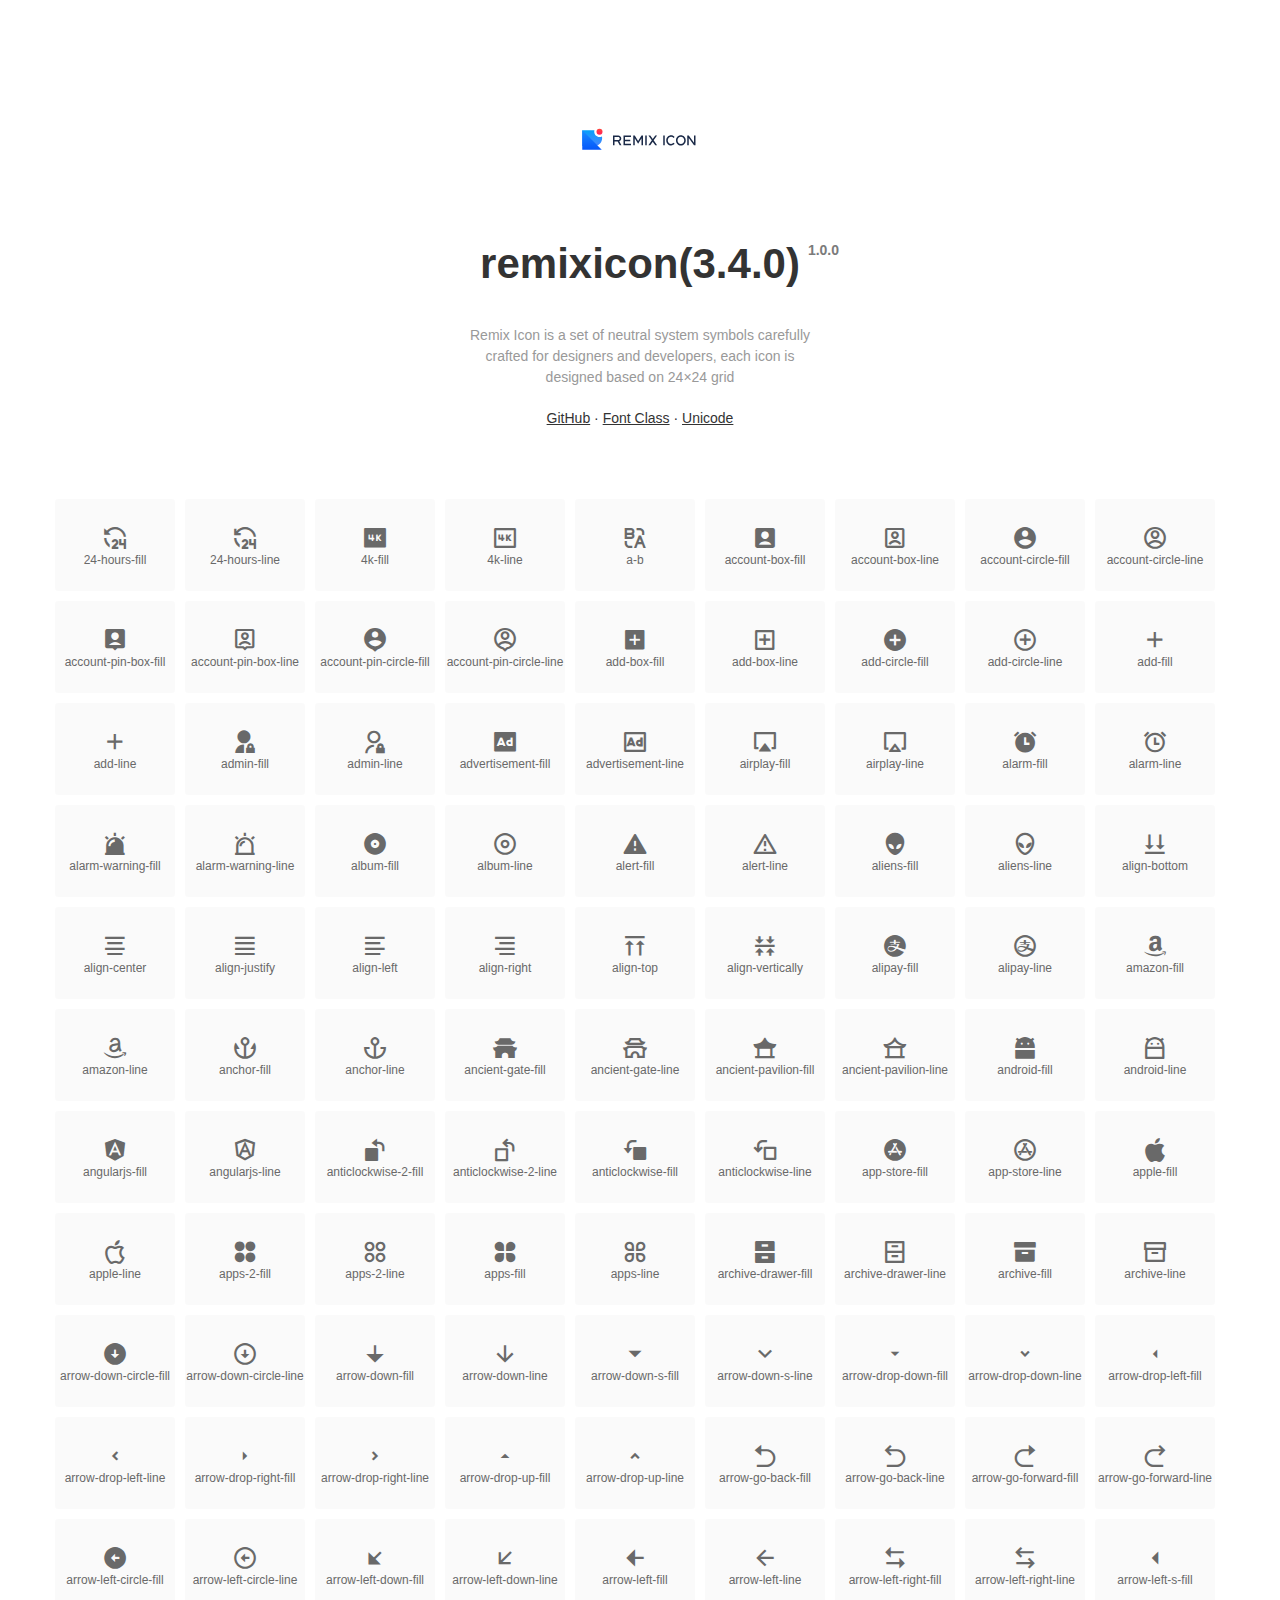
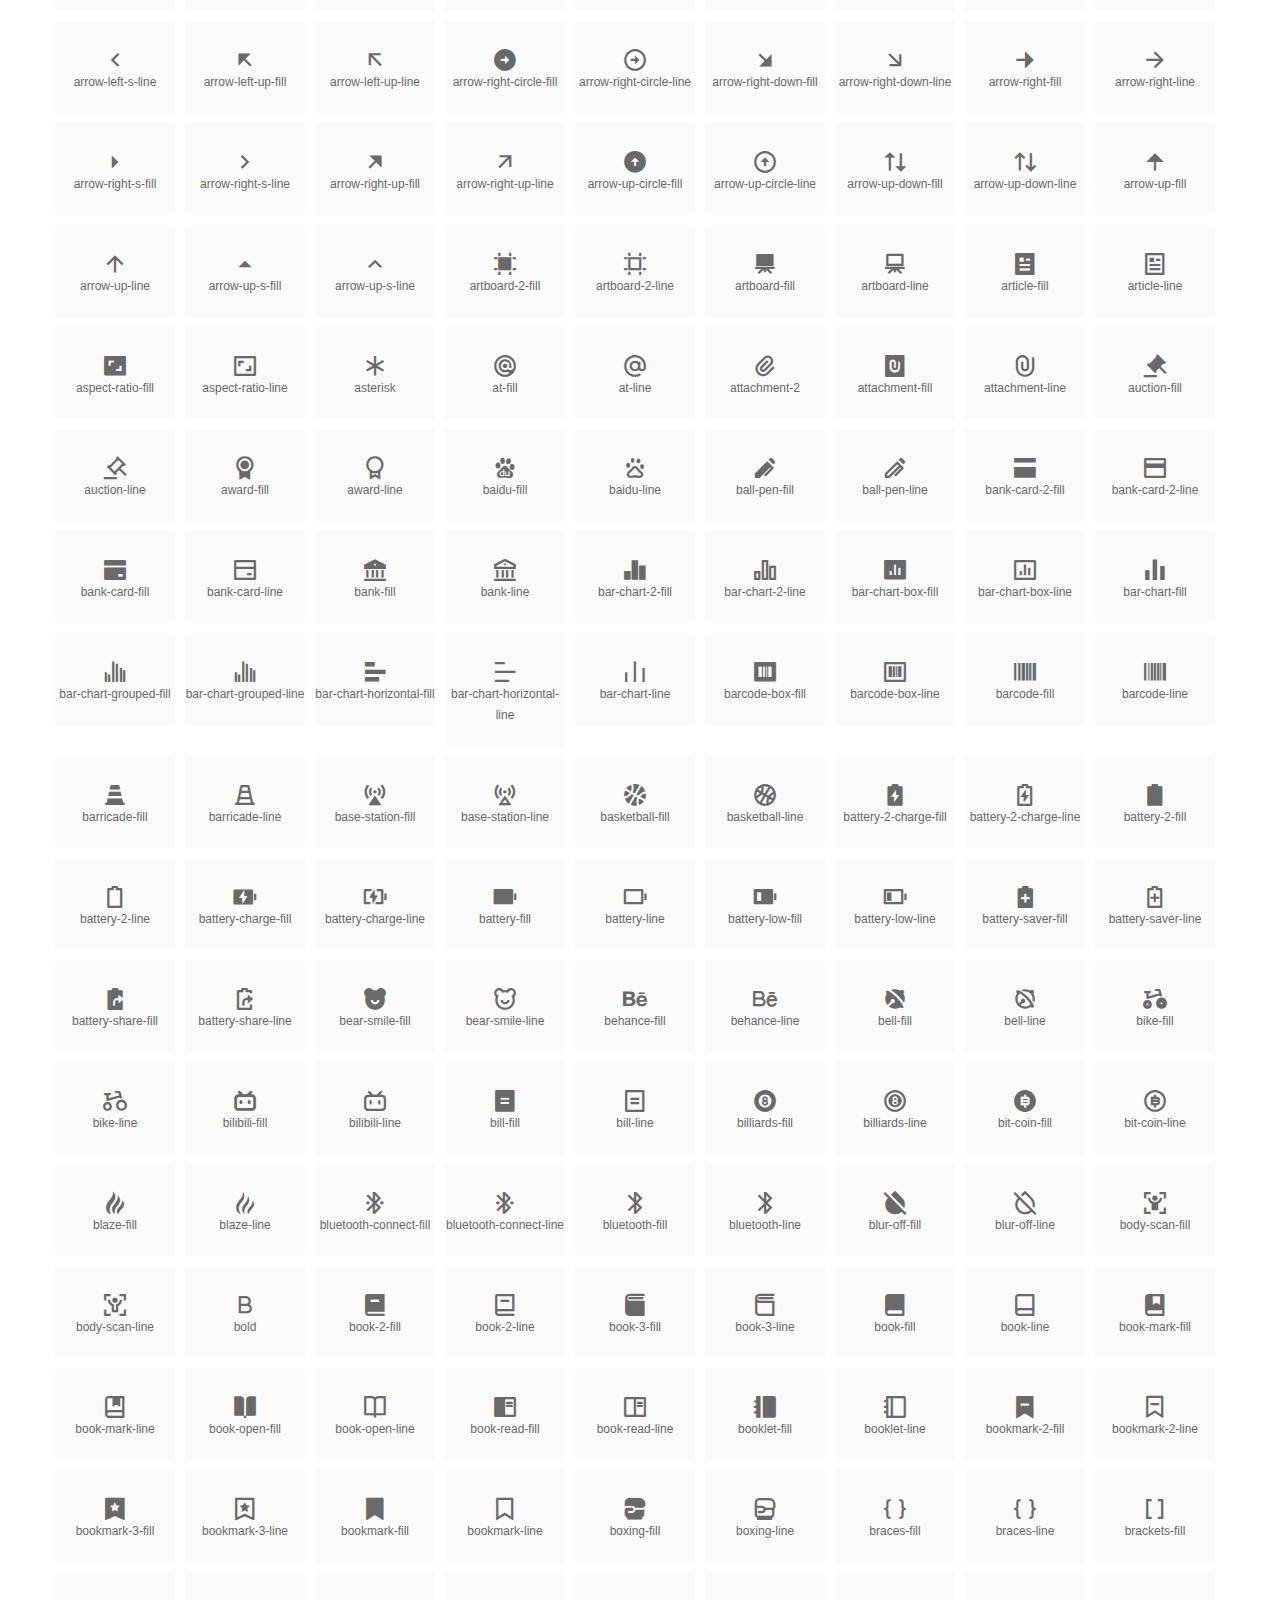
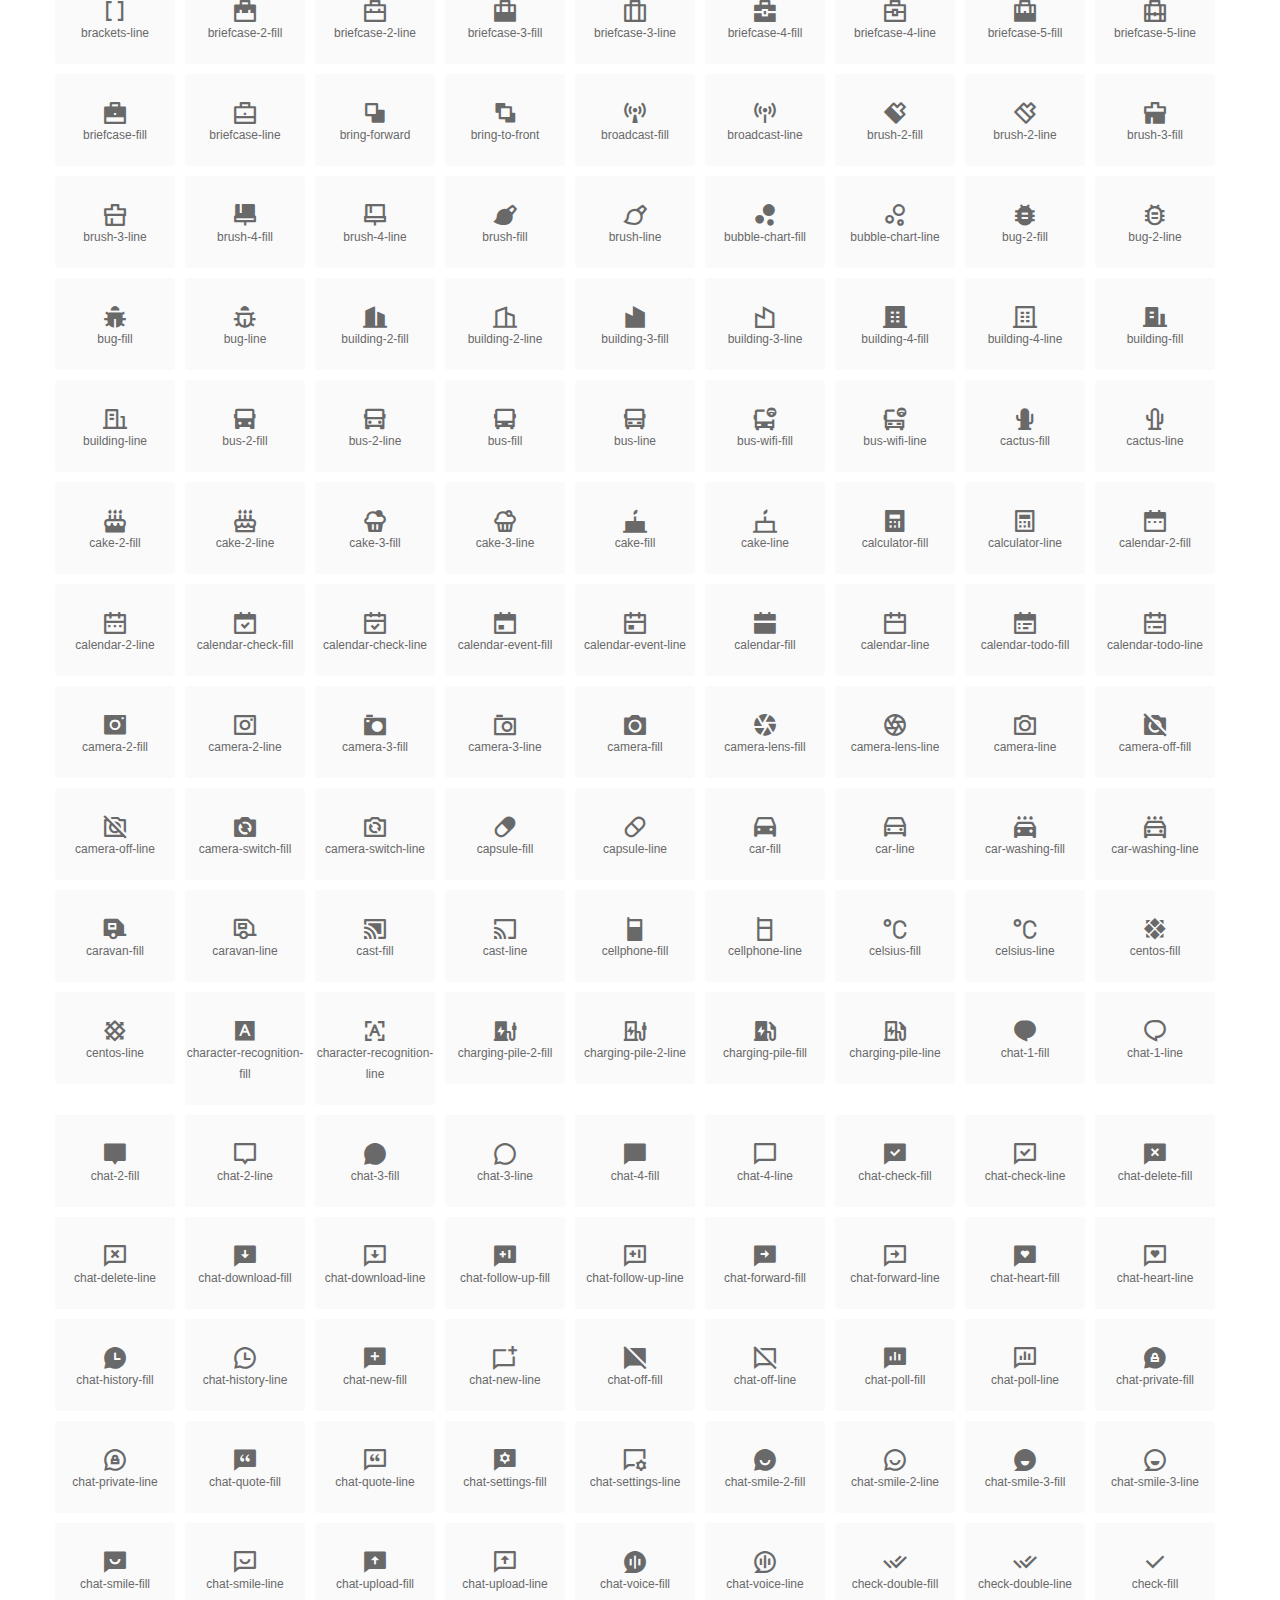
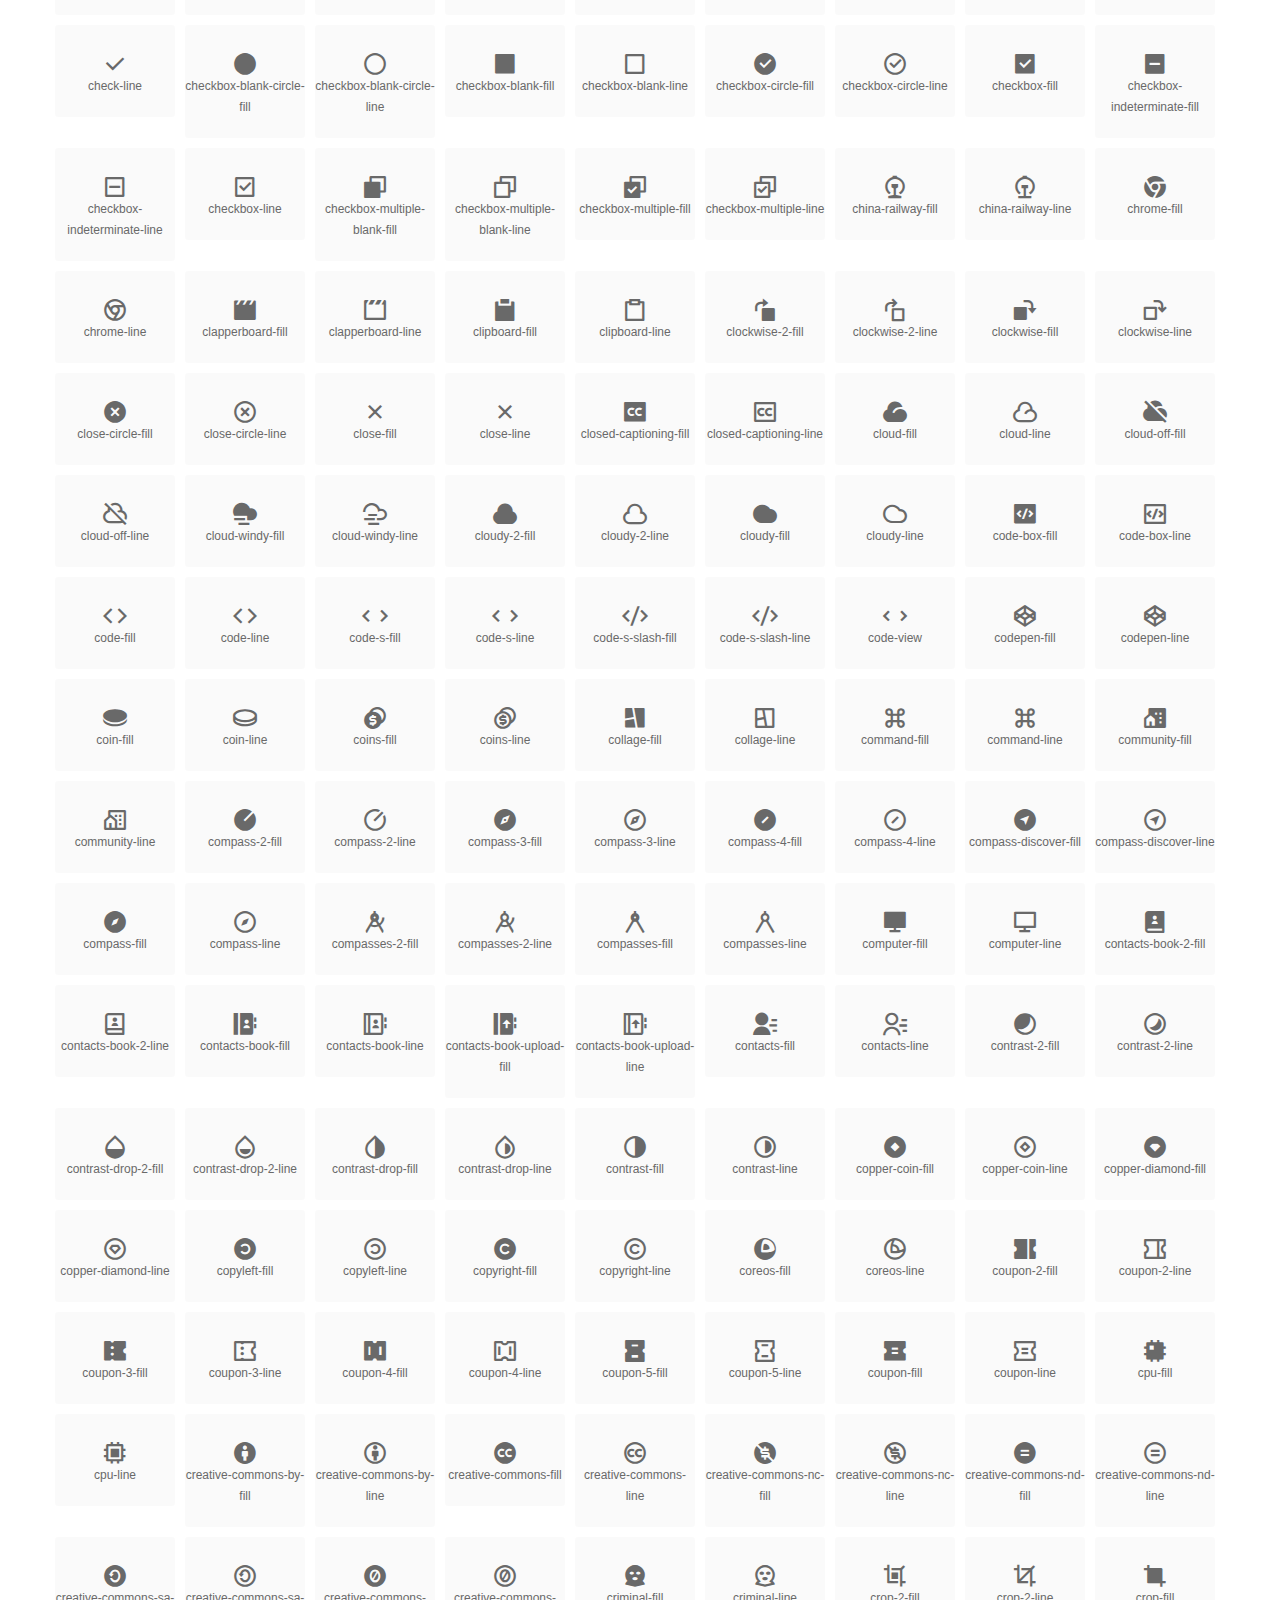
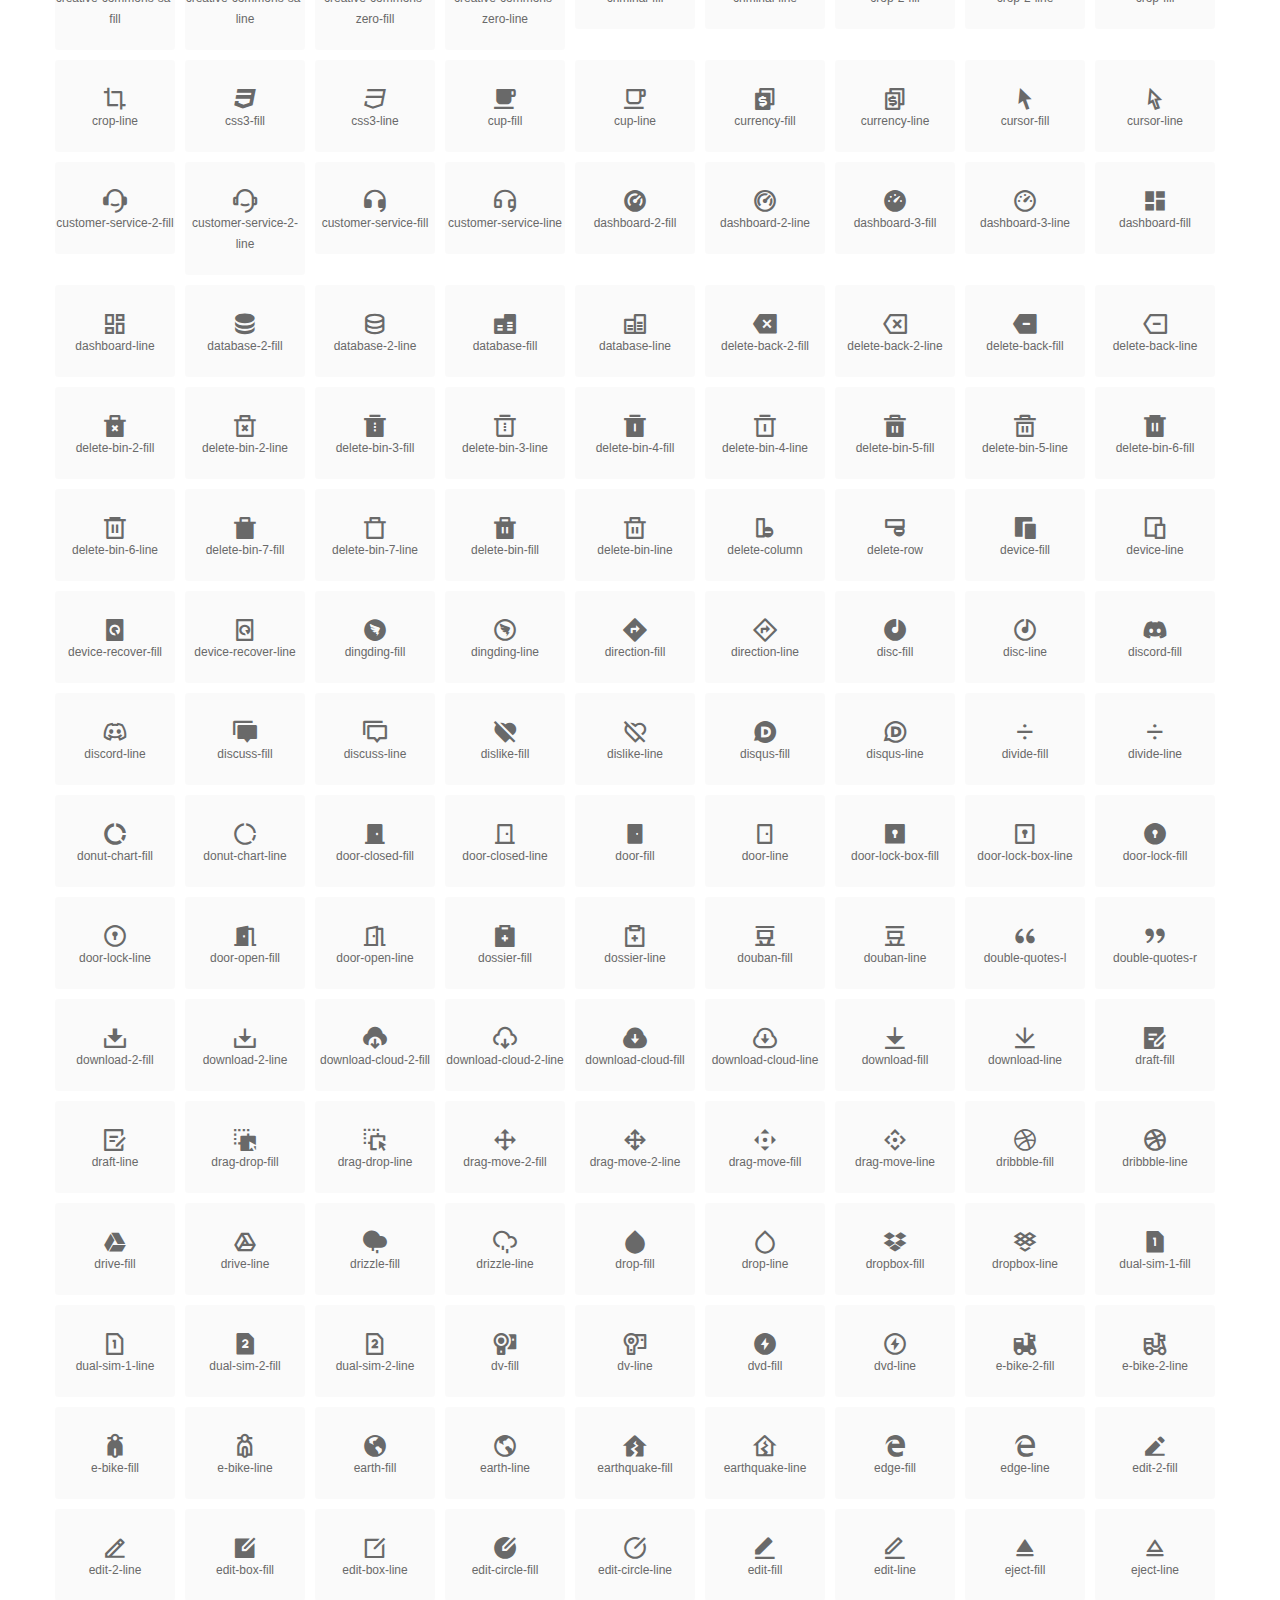
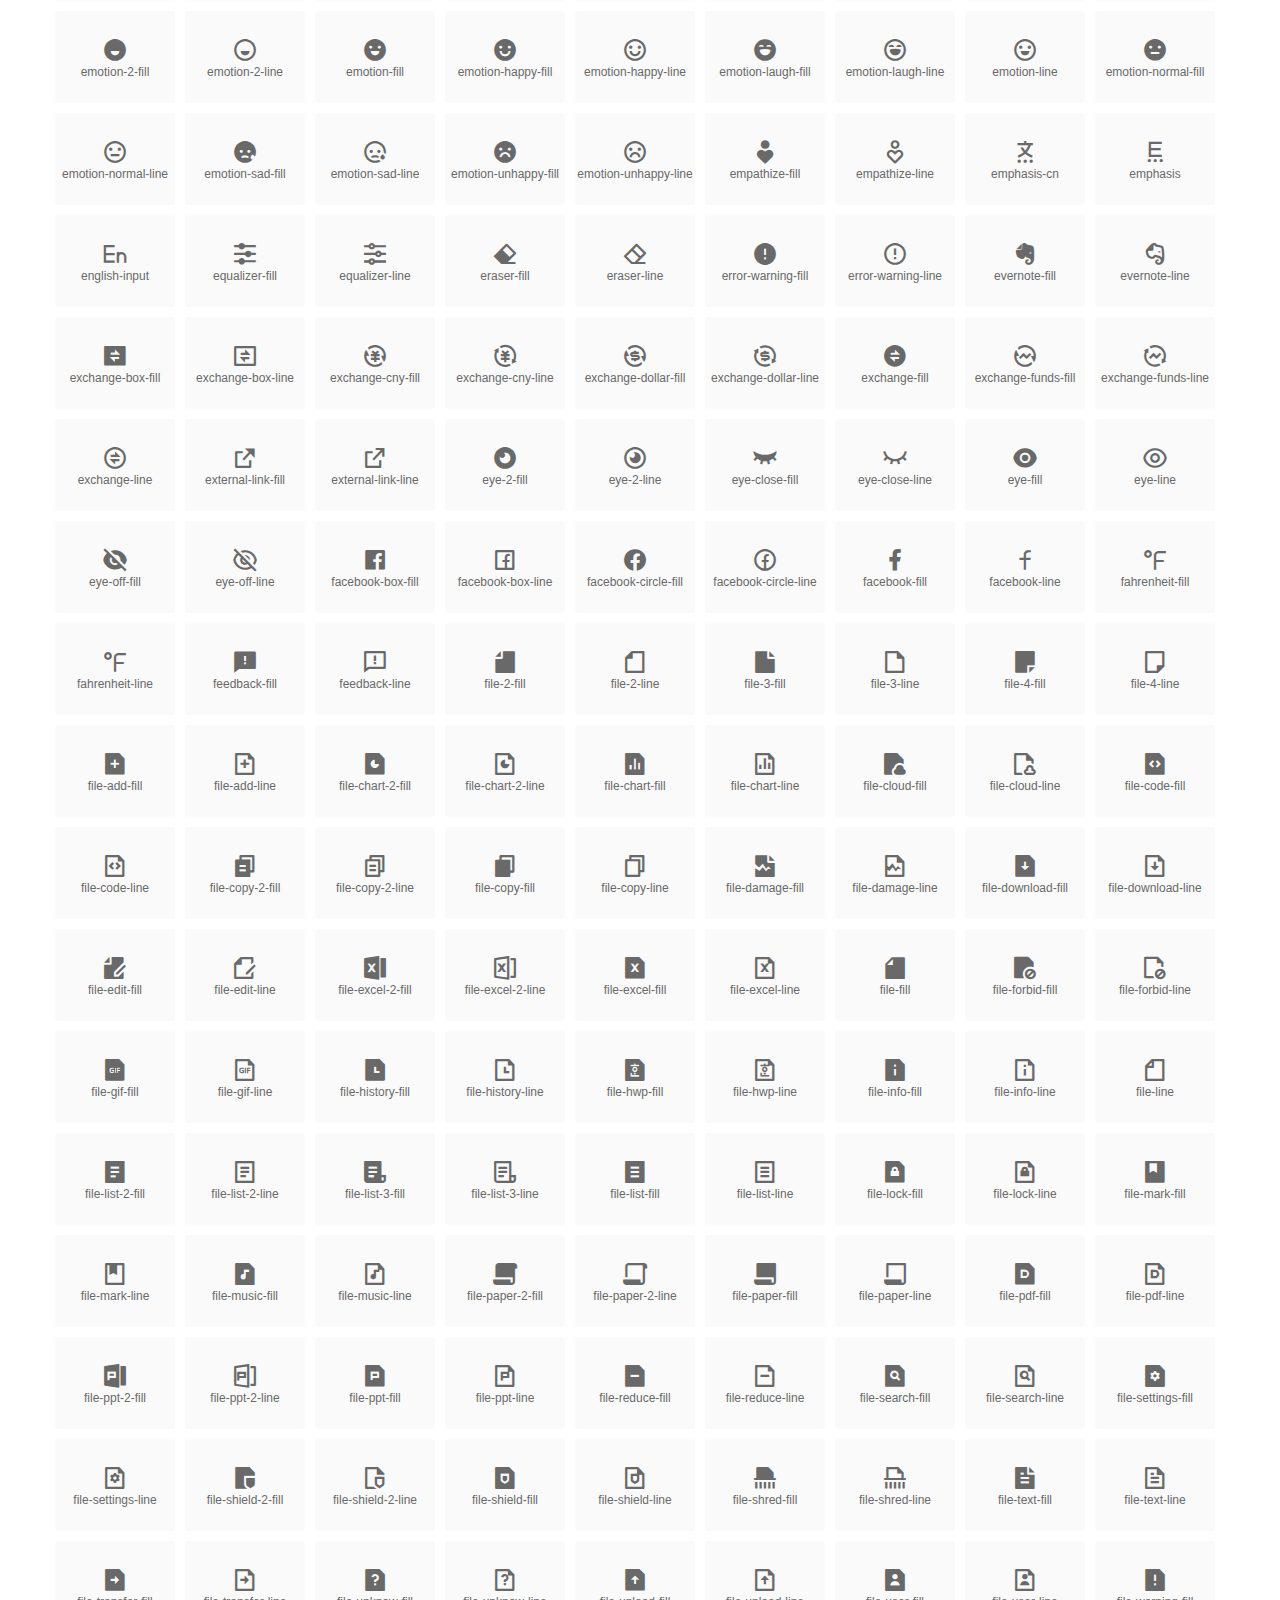
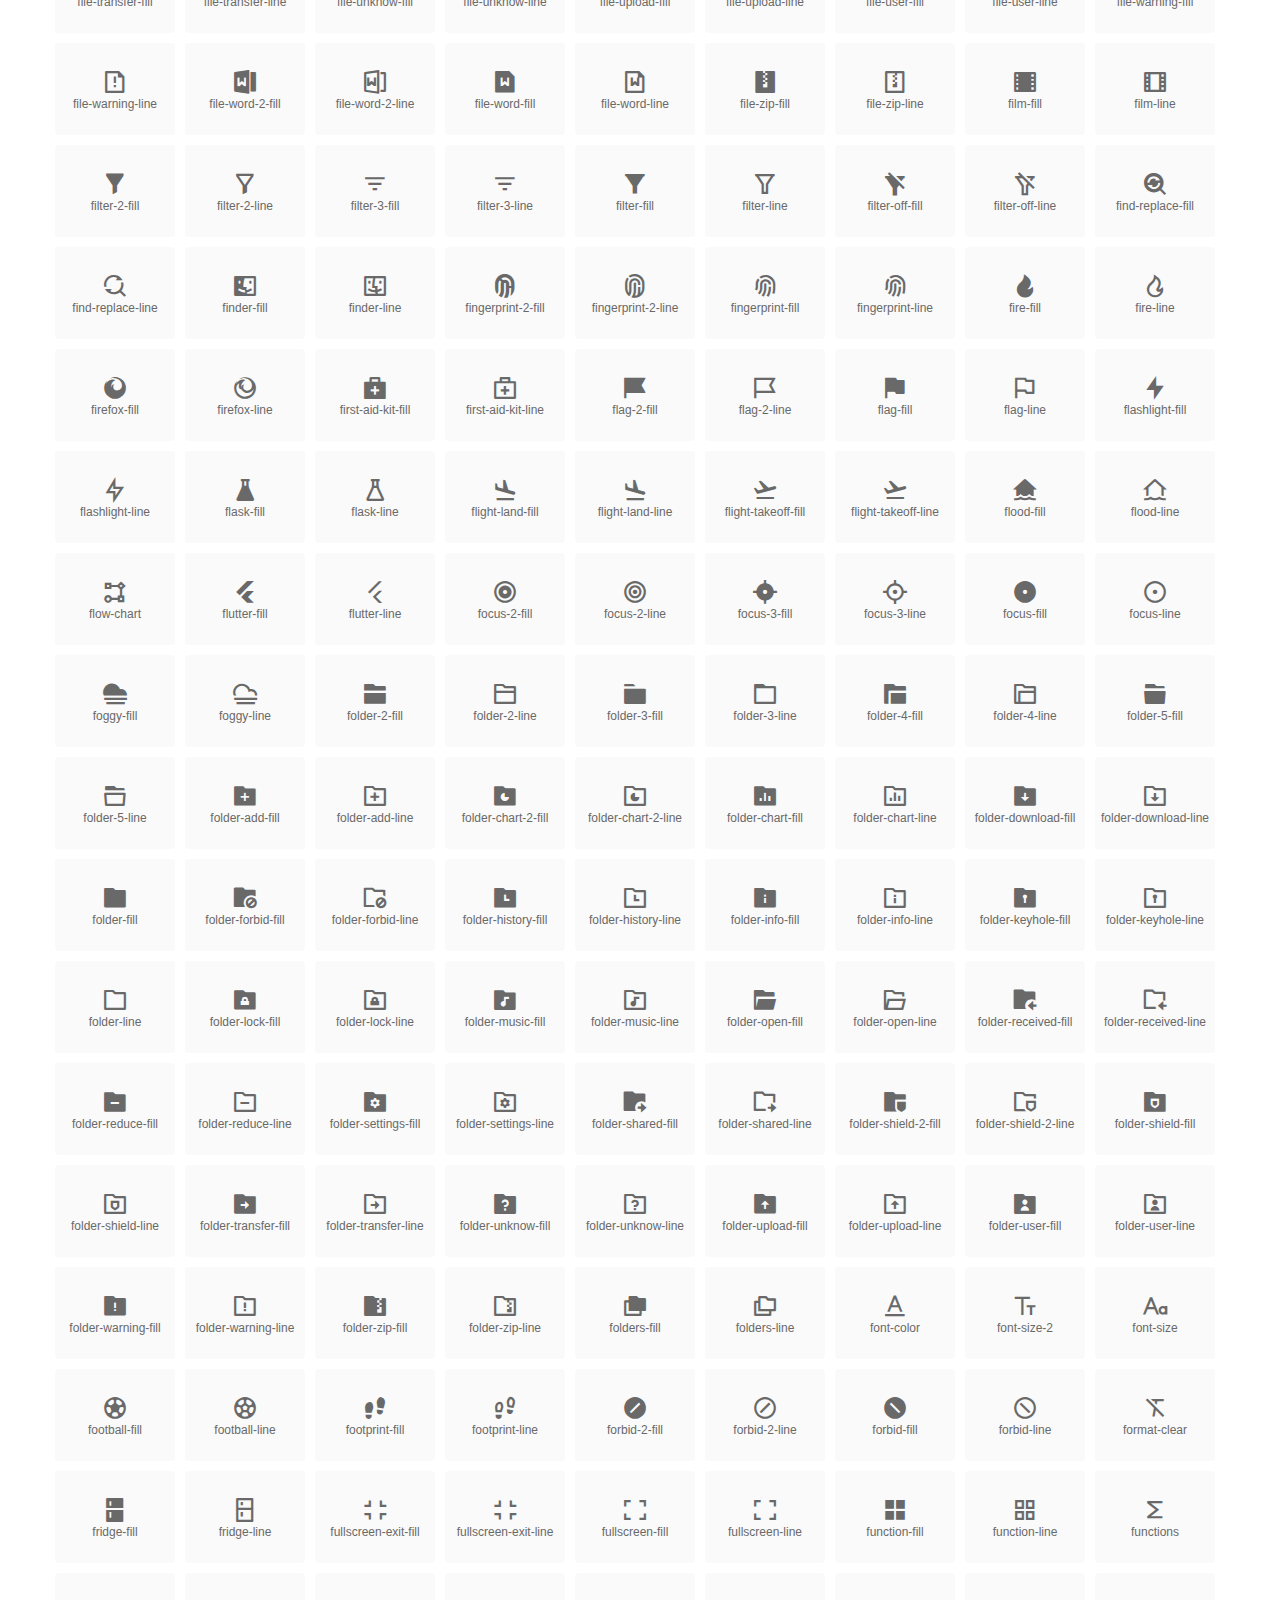
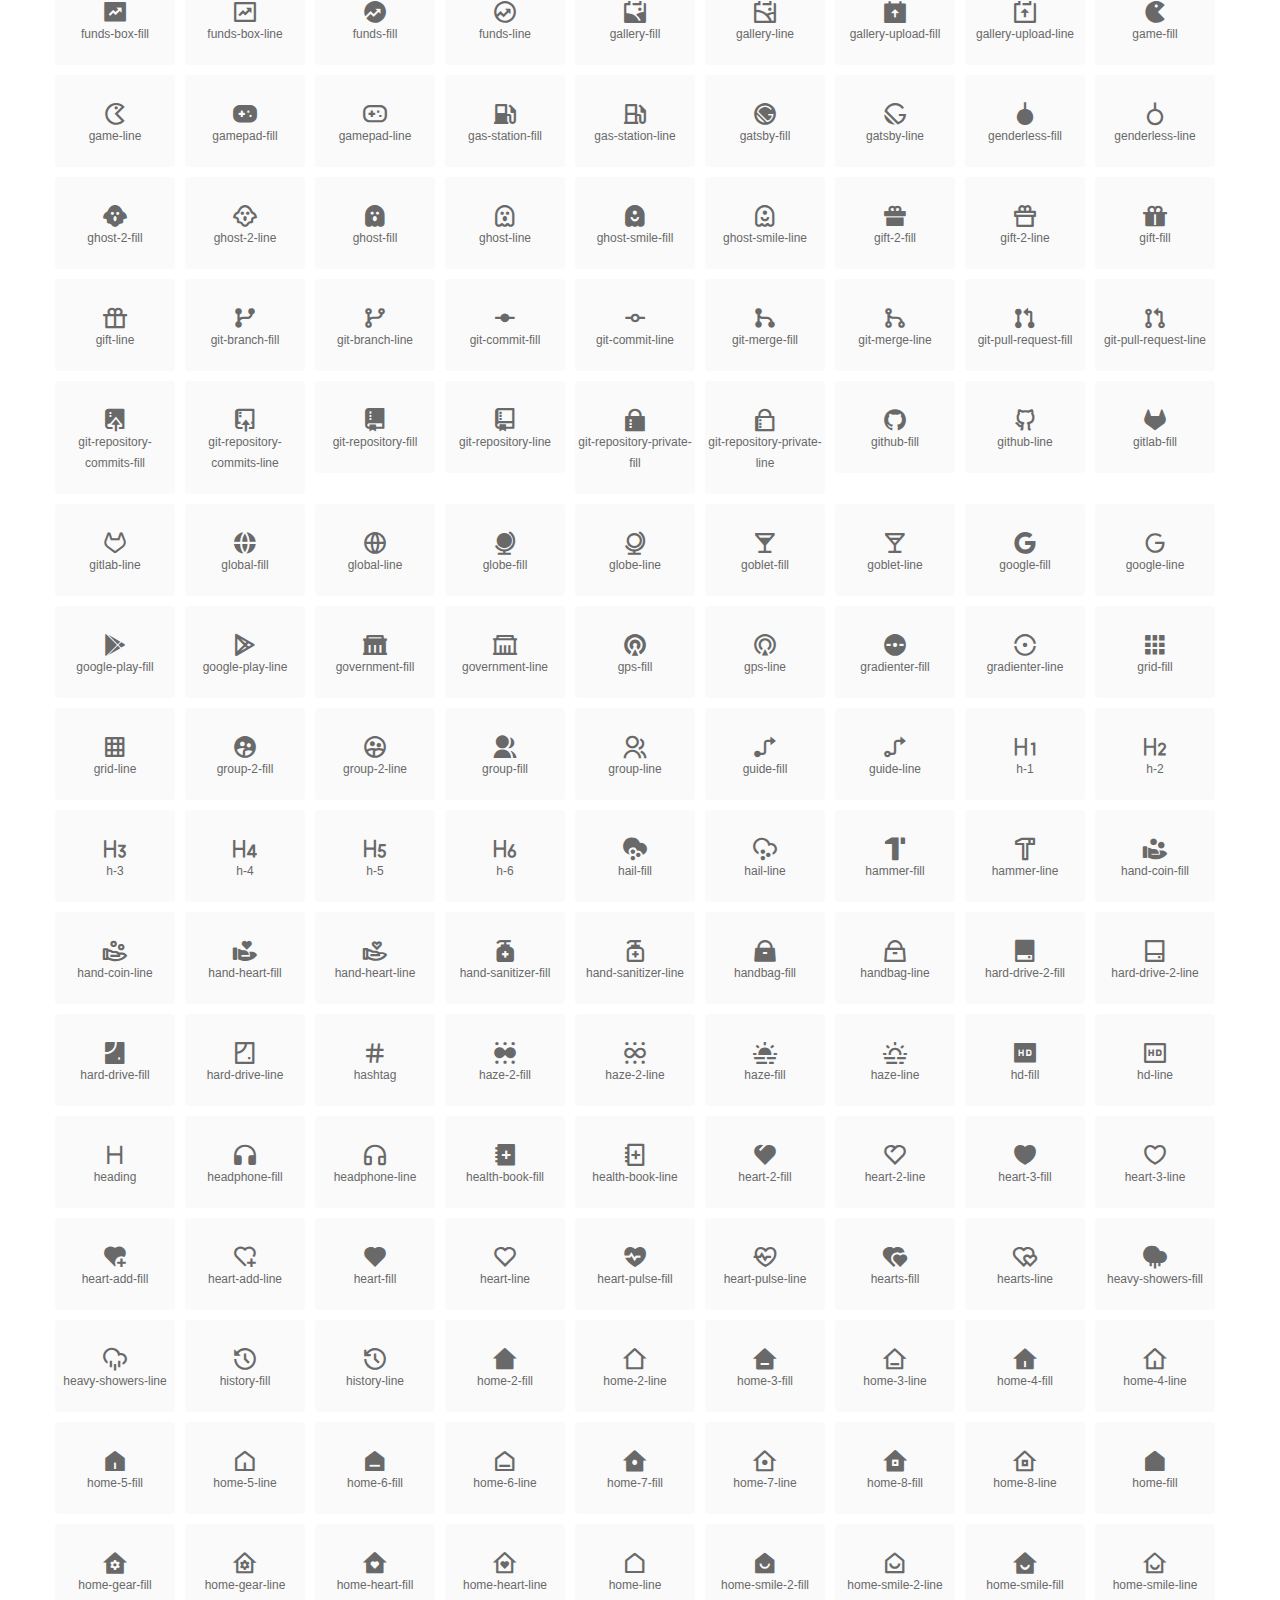
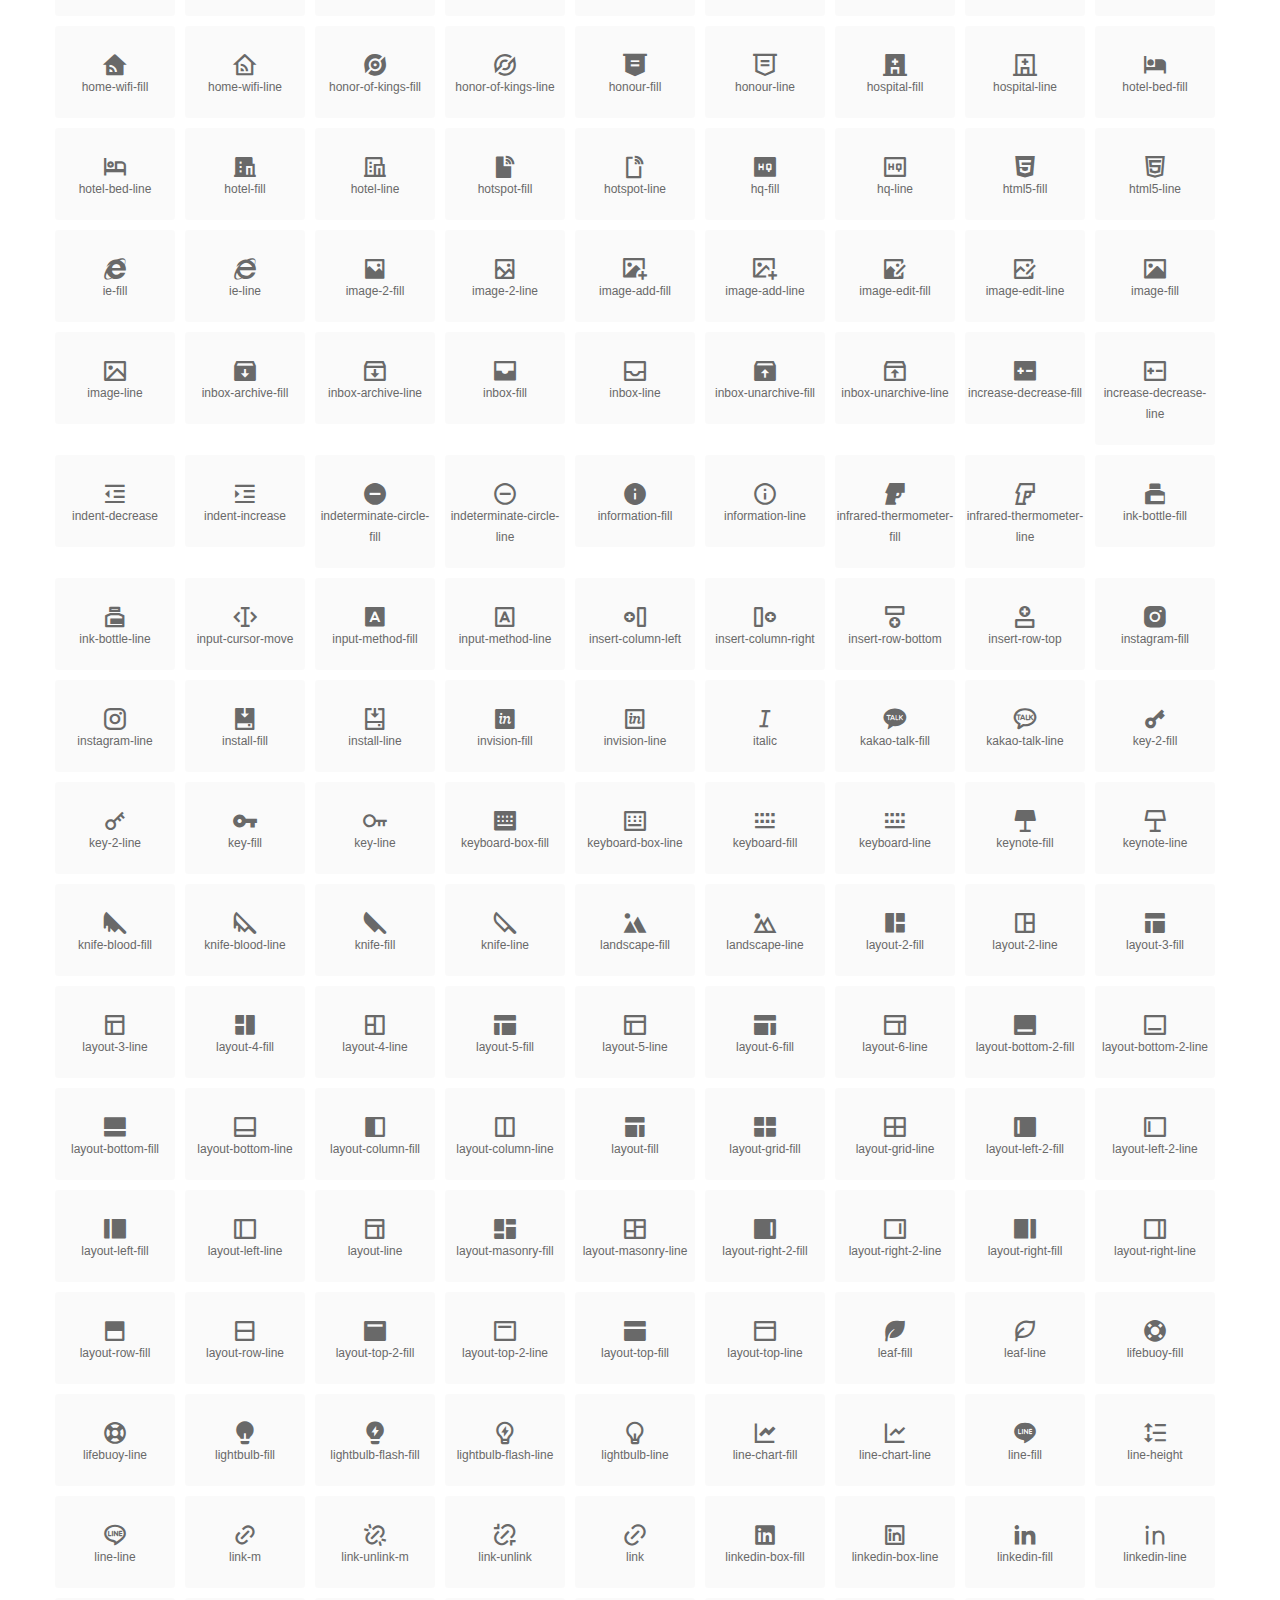
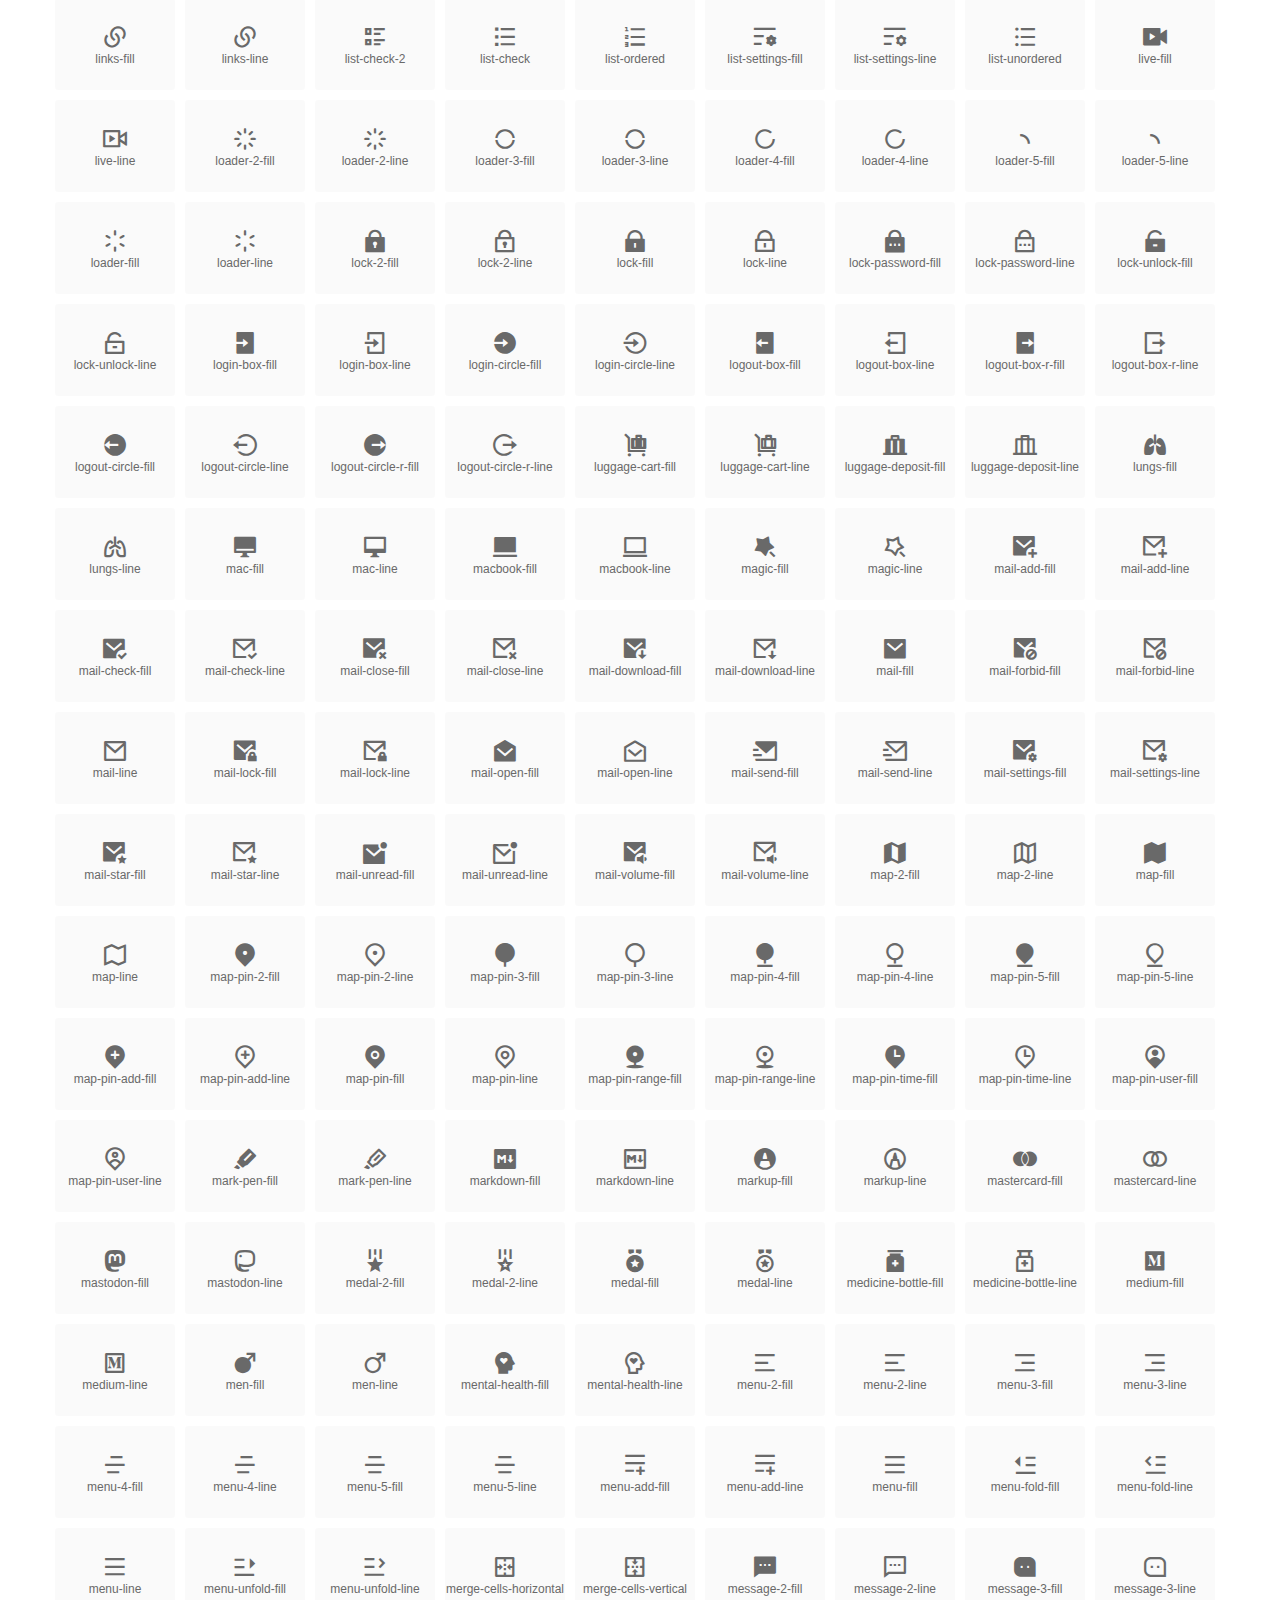
<file: css/fonts/index.html>
<!DOCTYPE html>
<html lang="en">
<head>
  <meta charset="UTF-8">
  <title>remixicon(3.4.0)</title>
  <meta name="viewport" content="width=device-width,minimum-scale=1.0,maximum-scale=1.0,user-scalable=no">
   
  <meta name="description" content="Remix Icon is a set of neutral system symbols carefully crafted for designers and developers, each icon is designed based on 24×24 grid">
   
  <meta name="keywords" content="remixicon,TTF,EOT,WOFF,WOFF2,SVG">
  
  
  
  <link rel="stylesheet" href="remixicon.css" />
  
  <style>
    *{margin: 0;padding: 0;list-style: none;}
    body { color: #696969; font: 12px/1.5 tahoma, arial, \5b8b\4f53, sans-serif; }
    a { color: #333; text-decoration: underline; }
    a:hover { color: rgb(9, 73, 209); }
    .header { color: #333; text-align: center; padding: 80px 0 60px 0; min-height: 153px; font-size: 14px; }
    .header .logo svg { height: 120px; width: 120px; }
    .header h1 { font-size: 42px; padding: 26px 0 10px 0; }
    .header sup {font-size: 14px; margin: 8px 0 0 8px; position: absolute; color: #7b7b7b; }
    .info {
      color: #999;
      font-weight: normal;
      max-width: 346px;
      margin: 0 auto;
      padding: 20px 0;
      font-size: 14px;
    }

    .icons { max-width: 1190px; margin: 0 auto; }
    .icons ul { text-align: center; }
    .icons ul li {
      vertical-align: top;
      width: 120px;
      display: inline-block;
      text-align: center;
      background-color: rgba(0,0,0,.02);
      border-radius: 3px;
      padding: 29px 0 10px 0;
      margin-right: 10px;
      margin-top: 10px;
      transition: all 0.6s ease;
    }
    .icons ul li:hover { background-color: rgba(0,0,0,.06); }
    .icons ul li:hover span { color: #3c75e4; opacity: 1; }
    .icons ul li .unicode { color: #8c8c8c; opacity: 0.3; }
    .icons ul li h4 {
      font-weight: normal;
      padding: 10px 0 5px 0;
      display: block;
      color: #8c8c8c;
      font-size: 14px;
      line-height: 12px;
      opacity: 0.8;
    }
    .icons ul li:hover h4 { opacity: 1; }
    .icons ul li svg { width: 24px; height: 24px; }
    .icons ul li:hover { color: #3c75e4; }
    .footer { text-align: center; padding: 10px 0 90px 0; }
    .footer a { text-align: center; padding: 10px 0 90px 0; color: #696969;}
    .footer a:hover { color: #0949d1; }
    .links { text-align: center; padding: 50px 0 0 0; font-size: 14px; }
    
    .icons ul li.class-icon { font-size: 21px; line-height: 21px; padding-bottom: 20px; }
    .icons ul li.class-icon p{ font-size: 12px; }
    .icons ul li.class-icon [class^="ri-"]{ font-size: 26px; }
    
    
    
  </style>
  
</head>

<body>
  
  <div class="header">
    
    <div class="logo">
      <a href="./"><svg width="160" height="32" viewBox="0 0 160 32" fill="none" xmlns="http://www.w3.org/2000/svg">
<path d="M121.5 9.80005C123.33 9.80005 124.984 10.5797 126.165 11.8344L124.75 13.2496C123.929 12.3549 122.773 11.8 121.5 11.8C119.029 11.8 117 13.891 117 16.5C117 19.1091 119.029 21.2 121.5 21.2C122.773 21.2 123.929 20.6452 124.75 19.7505L126.165 21.1657C124.984 22.4204 123.33 23.2 121.5 23.2C117.91 23.2 115 20.2004 115 16.5C115 12.7997 117.91 9.80005 121.5 9.80005Z" fill="#1A2947"/>
<path d="M113 10V23H111V10H113Z" fill="#1A2947"/>
<path d="M154 23V9.99988H152L152 19.6019L144.997 9.99988L143 10.0039V23H145L145 13.3969L152 23H154Z" fill="#1A2947"/>
<path d="M68 10V12H60V15.5H67V17.5H60V21H68V23H58V10H68Z" fill="#1A2947"/>
<path d="M82 10L77.4999 17.201L73 10H71V23H73V13.775L77.4999 20.975L82 13.773V23H84V10H82Z" fill="#1A2947"/>
<path d="M89 10V23H87V10H89Z" fill="#1A2947"/>
<path d="M96.9999 14.7565L93.6689 9.99951H91.2279L95.7789 16.4995L91.2289 22.9995H93.6689L96.9999 18.2435L100.33 22.9995H102.772L98.2209 16.4995L102.773 9.99951H100.33L96.9999 14.7565Z" fill="#1A2947"/>
<path fill-rule="evenodd" clip-rule="evenodd" d="M141 16.5C141 12.7997 138.09 9.80005 134.5 9.80005C130.91 9.80005 128 12.7997 128 16.5C128 20.2004 130.91 23.2 134.5 23.2C138.09 23.2 141 20.2004 141 16.5ZM130 16.5C130 13.891 132.029 11.8 134.5 11.8C136.971 11.8 139 13.891 139 16.5C139 19.1091 136.971 21.2 134.5 21.2C132.029 21.2 130 19.1091 130 16.5Z" fill="#1A2947"/>
<path fill-rule="evenodd" clip-rule="evenodd" d="M51 10C53.2091 10 55 11.7909 55 14C55 15.7175 53.9176 17.1821 52.3977 17.749L55.1901 22.999H52.9251L50.267 18H46V23H44V10H51ZM46 11.999V15.999L51 16C52.1046 16 53 15.1046 53 14C53 12.8955 52.1 12 51 12L46 11.999Z" fill="#1A2947"/>
<path fill-rule="evenodd" clip-rule="evenodd" d="M19.2887 3.00389C19.1928 3.0013 19.0965 3 19 3H3V24H19C24.799 24 29.5 19.299 29.5 13.5C29.5 12.7108 29.4129 11.942 29.2479 11.2025C28.2772 11.7119 27.1722 12 26 12C22.134 12 19 8.86599 19 5C19 4.30645 19.1009 3.63646 19.2887 3.00389Z" fill="url(#paint0_linear_960_1054)"/>
<g filter="url(#filter0_b_960_1054)">
<path fill-rule="evenodd" clip-rule="evenodd" d="M3 3L29 29H3V3Z" fill="url(#paint1_linear_960_1054)"/>
</g>
<circle cx="26" cy="5" r="4" fill="url(#paint2_linear_960_1054)"/>
<defs>
<filter id="filter0_b_960_1054" x="-2.43656" y="-2.43656" width="36.8731" height="36.8731" filterUnits="userSpaceOnUse" color-interpolation-filters="sRGB">
<feFlood flood-opacity="0" result="BackgroundImageFix"/>
<feGaussianBlur in="BackgroundImage" stdDeviation="2.71828"/>
<feComposite in2="SourceAlpha" operator="in" result="effect1_backgroundBlur_960_1054"/>
<feBlend mode="normal" in="SourceGraphic" in2="effect1_backgroundBlur_960_1054" result="shape"/>
</filter>
<linearGradient id="paint0_linear_960_1054" x1="3" y1="3" x2="3" y2="24" gradientUnits="userSpaceOnUse">
<stop stop-color="#05A0FA"/>
<stop offset="1" stop-color="#4785FF"/>
</linearGradient>
<linearGradient id="paint1_linear_960_1054" x1="3" y1="3" x2="3" y2="29" gradientUnits="userSpaceOnUse">
<stop stop-color="#1A8CFF"/>
<stop offset="1" stop-color="#0557FA"/>
</linearGradient>
<linearGradient id="paint2_linear_960_1054" x1="22" y1="1" x2="22" y2="9" gradientUnits="userSpaceOnUse">
<stop stop-color="#FF463A"/>
<stop offset="1" stop-color="#FF1F5A"/>
</linearGradient>
</defs>
</svg>
</a>
    </div>
    
    <h1>remixicon(3.4.0)<sup>1.0.0</sup></h1>
    <div class="info">
      Remix Icon is a set of neutral system symbols carefully crafted for designers and developers, each icon is designed based on 24×24 grid
    </div>
    <p>
      
      <a href="https://github.com/Remix-Design/remixicon.git">GitHub</a> · 
      
      <a href="index.html">Font Class</a> · 
      
      <a href="unicode.html">Unicode</a>
      
    </p>
  </div>
  <div class="icons">
    <ul>
      <li class="class-icon"><i class="ri-24-hours-fill"></i><p class="name">24-hours-fill</p></li><li class="class-icon"><i class="ri-24-hours-line"></i><p class="name">24-hours-line</p></li><li class="class-icon"><i class="ri-4k-fill"></i><p class="name">4k-fill</p></li><li class="class-icon"><i class="ri-4k-line"></i><p class="name">4k-line</p></li><li class="class-icon"><i class="ri-a-b"></i><p class="name">a-b</p></li><li class="class-icon"><i class="ri-account-box-fill"></i><p class="name">account-box-fill</p></li><li class="class-icon"><i class="ri-account-box-line"></i><p class="name">account-box-line</p></li><li class="class-icon"><i class="ri-account-circle-fill"></i><p class="name">account-circle-fill</p></li><li class="class-icon"><i class="ri-account-circle-line"></i><p class="name">account-circle-line</p></li><li class="class-icon"><i class="ri-account-pin-box-fill"></i><p class="name">account-pin-box-fill</p></li><li class="class-icon"><i class="ri-account-pin-box-line"></i><p class="name">account-pin-box-line</p></li><li class="class-icon"><i class="ri-account-pin-circle-fill"></i><p class="name">account-pin-circle-fill</p></li><li class="class-icon"><i class="ri-account-pin-circle-line"></i><p class="name">account-pin-circle-line</p></li><li class="class-icon"><i class="ri-add-box-fill"></i><p class="name">add-box-fill</p></li><li class="class-icon"><i class="ri-add-box-line"></i><p class="name">add-box-line</p></li><li class="class-icon"><i class="ri-add-circle-fill"></i><p class="name">add-circle-fill</p></li><li class="class-icon"><i class="ri-add-circle-line"></i><p class="name">add-circle-line</p></li><li class="class-icon"><i class="ri-add-fill"></i><p class="name">add-fill</p></li><li class="class-icon"><i class="ri-add-line"></i><p class="name">add-line</p></li><li class="class-icon"><i class="ri-admin-fill"></i><p class="name">admin-fill</p></li><li class="class-icon"><i class="ri-admin-line"></i><p class="name">admin-line</p></li><li class="class-icon"><i class="ri-advertisement-fill"></i><p class="name">advertisement-fill</p></li><li class="class-icon"><i class="ri-advertisement-line"></i><p class="name">advertisement-line</p></li><li class="class-icon"><i class="ri-airplay-fill"></i><p class="name">airplay-fill</p></li><li class="class-icon"><i class="ri-airplay-line"></i><p class="name">airplay-line</p></li><li class="class-icon"><i class="ri-alarm-fill"></i><p class="name">alarm-fill</p></li><li class="class-icon"><i class="ri-alarm-line"></i><p class="name">alarm-line</p></li><li class="class-icon"><i class="ri-alarm-warning-fill"></i><p class="name">alarm-warning-fill</p></li><li class="class-icon"><i class="ri-alarm-warning-line"></i><p class="name">alarm-warning-line</p></li><li class="class-icon"><i class="ri-album-fill"></i><p class="name">album-fill</p></li><li class="class-icon"><i class="ri-album-line"></i><p class="name">album-line</p></li><li class="class-icon"><i class="ri-alert-fill"></i><p class="name">alert-fill</p></li><li class="class-icon"><i class="ri-alert-line"></i><p class="name">alert-line</p></li><li class="class-icon"><i class="ri-aliens-fill"></i><p class="name">aliens-fill</p></li><li class="class-icon"><i class="ri-aliens-line"></i><p class="name">aliens-line</p></li><li class="class-icon"><i class="ri-align-bottom"></i><p class="name">align-bottom</p></li><li class="class-icon"><i class="ri-align-center"></i><p class="name">align-center</p></li><li class="class-icon"><i class="ri-align-justify"></i><p class="name">align-justify</p></li><li class="class-icon"><i class="ri-align-left"></i><p class="name">align-left</p></li><li class="class-icon"><i class="ri-align-right"></i><p class="name">align-right</p></li><li class="class-icon"><i class="ri-align-top"></i><p class="name">align-top</p></li><li class="class-icon"><i class="ri-align-vertically"></i><p class="name">align-vertically</p></li><li class="class-icon"><i class="ri-alipay-fill"></i><p class="name">alipay-fill</p></li><li class="class-icon"><i class="ri-alipay-line"></i><p class="name">alipay-line</p></li><li class="class-icon"><i class="ri-amazon-fill"></i><p class="name">amazon-fill</p></li><li class="class-icon"><i class="ri-amazon-line"></i><p class="name">amazon-line</p></li><li class="class-icon"><i class="ri-anchor-fill"></i><p class="name">anchor-fill</p></li><li class="class-icon"><i class="ri-anchor-line"></i><p class="name">anchor-line</p></li><li class="class-icon"><i class="ri-ancient-gate-fill"></i><p class="name">ancient-gate-fill</p></li><li class="class-icon"><i class="ri-ancient-gate-line"></i><p class="name">ancient-gate-line</p></li><li class="class-icon"><i class="ri-ancient-pavilion-fill"></i><p class="name">ancient-pavilion-fill</p></li><li class="class-icon"><i class="ri-ancient-pavilion-line"></i><p class="name">ancient-pavilion-line</p></li><li class="class-icon"><i class="ri-android-fill"></i><p class="name">android-fill</p></li><li class="class-icon"><i class="ri-android-line"></i><p class="name">android-line</p></li><li class="class-icon"><i class="ri-angularjs-fill"></i><p class="name">angularjs-fill</p></li><li class="class-icon"><i class="ri-angularjs-line"></i><p class="name">angularjs-line</p></li><li class="class-icon"><i class="ri-anticlockwise-2-fill"></i><p class="name">anticlockwise-2-fill</p></li><li class="class-icon"><i class="ri-anticlockwise-2-line"></i><p class="name">anticlockwise-2-line</p></li><li class="class-icon"><i class="ri-anticlockwise-fill"></i><p class="name">anticlockwise-fill</p></li><li class="class-icon"><i class="ri-anticlockwise-line"></i><p class="name">anticlockwise-line</p></li><li class="class-icon"><i class="ri-app-store-fill"></i><p class="name">app-store-fill</p></li><li class="class-icon"><i class="ri-app-store-line"></i><p class="name">app-store-line</p></li><li class="class-icon"><i class="ri-apple-fill"></i><p class="name">apple-fill</p></li><li class="class-icon"><i class="ri-apple-line"></i><p class="name">apple-line</p></li><li class="class-icon"><i class="ri-apps-2-fill"></i><p class="name">apps-2-fill</p></li><li class="class-icon"><i class="ri-apps-2-line"></i><p class="name">apps-2-line</p></li><li class="class-icon"><i class="ri-apps-fill"></i><p class="name">apps-fill</p></li><li class="class-icon"><i class="ri-apps-line"></i><p class="name">apps-line</p></li><li class="class-icon"><i class="ri-archive-drawer-fill"></i><p class="name">archive-drawer-fill</p></li><li class="class-icon"><i class="ri-archive-drawer-line"></i><p class="name">archive-drawer-line</p></li><li class="class-icon"><i class="ri-archive-fill"></i><p class="name">archive-fill</p></li><li class="class-icon"><i class="ri-archive-line"></i><p class="name">archive-line</p></li><li class="class-icon"><i class="ri-arrow-down-circle-fill"></i><p class="name">arrow-down-circle-fill</p></li><li class="class-icon"><i class="ri-arrow-down-circle-line"></i><p class="name">arrow-down-circle-line</p></li><li class="class-icon"><i class="ri-arrow-down-fill"></i><p class="name">arrow-down-fill</p></li><li class="class-icon"><i class="ri-arrow-down-line"></i><p class="name">arrow-down-line</p></li><li class="class-icon"><i class="ri-arrow-down-s-fill"></i><p class="name">arrow-down-s-fill</p></li><li class="class-icon"><i class="ri-arrow-down-s-line"></i><p class="name">arrow-down-s-line</p></li><li class="class-icon"><i class="ri-arrow-drop-down-fill"></i><p class="name">arrow-drop-down-fill</p></li><li class="class-icon"><i class="ri-arrow-drop-down-line"></i><p class="name">arrow-drop-down-line</p></li><li class="class-icon"><i class="ri-arrow-drop-left-fill"></i><p class="name">arrow-drop-left-fill</p></li><li class="class-icon"><i class="ri-arrow-drop-left-line"></i><p class="name">arrow-drop-left-line</p></li><li class="class-icon"><i class="ri-arrow-drop-right-fill"></i><p class="name">arrow-drop-right-fill</p></li><li class="class-icon"><i class="ri-arrow-drop-right-line"></i><p class="name">arrow-drop-right-line</p></li><li class="class-icon"><i class="ri-arrow-drop-up-fill"></i><p class="name">arrow-drop-up-fill</p></li><li class="class-icon"><i class="ri-arrow-drop-up-line"></i><p class="name">arrow-drop-up-line</p></li><li class="class-icon"><i class="ri-arrow-go-back-fill"></i><p class="name">arrow-go-back-fill</p></li><li class="class-icon"><i class="ri-arrow-go-back-line"></i><p class="name">arrow-go-back-line</p></li><li class="class-icon"><i class="ri-arrow-go-forward-fill"></i><p class="name">arrow-go-forward-fill</p></li><li class="class-icon"><i class="ri-arrow-go-forward-line"></i><p class="name">arrow-go-forward-line</p></li><li class="class-icon"><i class="ri-arrow-left-circle-fill"></i><p class="name">arrow-left-circle-fill</p></li><li class="class-icon"><i class="ri-arrow-left-circle-line"></i><p class="name">arrow-left-circle-line</p></li><li class="class-icon"><i class="ri-arrow-left-down-fill"></i><p class="name">arrow-left-down-fill</p></li><li class="class-icon"><i class="ri-arrow-left-down-line"></i><p class="name">arrow-left-down-line</p></li><li class="class-icon"><i class="ri-arrow-left-fill"></i><p class="name">arrow-left-fill</p></li><li class="class-icon"><i class="ri-arrow-left-line"></i><p class="name">arrow-left-line</p></li><li class="class-icon"><i class="ri-arrow-left-right-fill"></i><p class="name">arrow-left-right-fill</p></li><li class="class-icon"><i class="ri-arrow-left-right-line"></i><p class="name">arrow-left-right-line</p></li><li class="class-icon"><i class="ri-arrow-left-s-fill"></i><p class="name">arrow-left-s-fill</p></li><li class="class-icon"><i class="ri-arrow-left-s-line"></i><p class="name">arrow-left-s-line</p></li><li class="class-icon"><i class="ri-arrow-left-up-fill"></i><p class="name">arrow-left-up-fill</p></li><li class="class-icon"><i class="ri-arrow-left-up-line"></i><p class="name">arrow-left-up-line</p></li><li class="class-icon"><i class="ri-arrow-right-circle-fill"></i><p class="name">arrow-right-circle-fill</p></li><li class="class-icon"><i class="ri-arrow-right-circle-line"></i><p class="name">arrow-right-circle-line</p></li><li class="class-icon"><i class="ri-arrow-right-down-fill"></i><p class="name">arrow-right-down-fill</p></li><li class="class-icon"><i class="ri-arrow-right-down-line"></i><p class="name">arrow-right-down-line</p></li><li class="class-icon"><i class="ri-arrow-right-fill"></i><p class="name">arrow-right-fill</p></li><li class="class-icon"><i class="ri-arrow-right-line"></i><p class="name">arrow-right-line</p></li><li class="class-icon"><i class="ri-arrow-right-s-fill"></i><p class="name">arrow-right-s-fill</p></li><li class="class-icon"><i class="ri-arrow-right-s-line"></i><p class="name">arrow-right-s-line</p></li><li class="class-icon"><i class="ri-arrow-right-up-fill"></i><p class="name">arrow-right-up-fill</p></li><li class="class-icon"><i class="ri-arrow-right-up-line"></i><p class="name">arrow-right-up-line</p></li><li class="class-icon"><i class="ri-arrow-up-circle-fill"></i><p class="name">arrow-up-circle-fill</p></li><li class="class-icon"><i class="ri-arrow-up-circle-line"></i><p class="name">arrow-up-circle-line</p></li><li class="class-icon"><i class="ri-arrow-up-down-fill"></i><p class="name">arrow-up-down-fill</p></li><li class="class-icon"><i class="ri-arrow-up-down-line"></i><p class="name">arrow-up-down-line</p></li><li class="class-icon"><i class="ri-arrow-up-fill"></i><p class="name">arrow-up-fill</p></li><li class="class-icon"><i class="ri-arrow-up-line"></i><p class="name">arrow-up-line</p></li><li class="class-icon"><i class="ri-arrow-up-s-fill"></i><p class="name">arrow-up-s-fill</p></li><li class="class-icon"><i class="ri-arrow-up-s-line"></i><p class="name">arrow-up-s-line</p></li><li class="class-icon"><i class="ri-artboard-2-fill"></i><p class="name">artboard-2-fill</p></li><li class="class-icon"><i class="ri-artboard-2-line"></i><p class="name">artboard-2-line</p></li><li class="class-icon"><i class="ri-artboard-fill"></i><p class="name">artboard-fill</p></li><li class="class-icon"><i class="ri-artboard-line"></i><p class="name">artboard-line</p></li><li class="class-icon"><i class="ri-article-fill"></i><p class="name">article-fill</p></li><li class="class-icon"><i class="ri-article-line"></i><p class="name">article-line</p></li><li class="class-icon"><i class="ri-aspect-ratio-fill"></i><p class="name">aspect-ratio-fill</p></li><li class="class-icon"><i class="ri-aspect-ratio-line"></i><p class="name">aspect-ratio-line</p></li><li class="class-icon"><i class="ri-asterisk"></i><p class="name">asterisk</p></li><li class="class-icon"><i class="ri-at-fill"></i><p class="name">at-fill</p></li><li class="class-icon"><i class="ri-at-line"></i><p class="name">at-line</p></li><li class="class-icon"><i class="ri-attachment-2"></i><p class="name">attachment-2</p></li><li class="class-icon"><i class="ri-attachment-fill"></i><p class="name">attachment-fill</p></li><li class="class-icon"><i class="ri-attachment-line"></i><p class="name">attachment-line</p></li><li class="class-icon"><i class="ri-auction-fill"></i><p class="name">auction-fill</p></li><li class="class-icon"><i class="ri-auction-line"></i><p class="name">auction-line</p></li><li class="class-icon"><i class="ri-award-fill"></i><p class="name">award-fill</p></li><li class="class-icon"><i class="ri-award-line"></i><p class="name">award-line</p></li><li class="class-icon"><i class="ri-baidu-fill"></i><p class="name">baidu-fill</p></li><li class="class-icon"><i class="ri-baidu-line"></i><p class="name">baidu-line</p></li><li class="class-icon"><i class="ri-ball-pen-fill"></i><p class="name">ball-pen-fill</p></li><li class="class-icon"><i class="ri-ball-pen-line"></i><p class="name">ball-pen-line</p></li><li class="class-icon"><i class="ri-bank-card-2-fill"></i><p class="name">bank-card-2-fill</p></li><li class="class-icon"><i class="ri-bank-card-2-line"></i><p class="name">bank-card-2-line</p></li><li class="class-icon"><i class="ri-bank-card-fill"></i><p class="name">bank-card-fill</p></li><li class="class-icon"><i class="ri-bank-card-line"></i><p class="name">bank-card-line</p></li><li class="class-icon"><i class="ri-bank-fill"></i><p class="name">bank-fill</p></li><li class="class-icon"><i class="ri-bank-line"></i><p class="name">bank-line</p></li><li class="class-icon"><i class="ri-bar-chart-2-fill"></i><p class="name">bar-chart-2-fill</p></li><li class="class-icon"><i class="ri-bar-chart-2-line"></i><p class="name">bar-chart-2-line</p></li><li class="class-icon"><i class="ri-bar-chart-box-fill"></i><p class="name">bar-chart-box-fill</p></li><li class="class-icon"><i class="ri-bar-chart-box-line"></i><p class="name">bar-chart-box-line</p></li><li class="class-icon"><i class="ri-bar-chart-fill"></i><p class="name">bar-chart-fill</p></li><li class="class-icon"><i class="ri-bar-chart-grouped-fill"></i><p class="name">bar-chart-grouped-fill</p></li><li class="class-icon"><i class="ri-bar-chart-grouped-line"></i><p class="name">bar-chart-grouped-line</p></li><li class="class-icon"><i class="ri-bar-chart-horizontal-fill"></i><p class="name">bar-chart-horizontal-fill</p></li><li class="class-icon"><i class="ri-bar-chart-horizontal-line"></i><p class="name">bar-chart-horizontal-line</p></li><li class="class-icon"><i class="ri-bar-chart-line"></i><p class="name">bar-chart-line</p></li><li class="class-icon"><i class="ri-barcode-box-fill"></i><p class="name">barcode-box-fill</p></li><li class="class-icon"><i class="ri-barcode-box-line"></i><p class="name">barcode-box-line</p></li><li class="class-icon"><i class="ri-barcode-fill"></i><p class="name">barcode-fill</p></li><li class="class-icon"><i class="ri-barcode-line"></i><p class="name">barcode-line</p></li><li class="class-icon"><i class="ri-barricade-fill"></i><p class="name">barricade-fill</p></li><li class="class-icon"><i class="ri-barricade-line"></i><p class="name">barricade-line</p></li><li class="class-icon"><i class="ri-base-station-fill"></i><p class="name">base-station-fill</p></li><li class="class-icon"><i class="ri-base-station-line"></i><p class="name">base-station-line</p></li><li class="class-icon"><i class="ri-basketball-fill"></i><p class="name">basketball-fill</p></li><li class="class-icon"><i class="ri-basketball-line"></i><p class="name">basketball-line</p></li><li class="class-icon"><i class="ri-battery-2-charge-fill"></i><p class="name">battery-2-charge-fill</p></li><li class="class-icon"><i class="ri-battery-2-charge-line"></i><p class="name">battery-2-charge-line</p></li><li class="class-icon"><i class="ri-battery-2-fill"></i><p class="name">battery-2-fill</p></li><li class="class-icon"><i class="ri-battery-2-line"></i><p class="name">battery-2-line</p></li><li class="class-icon"><i class="ri-battery-charge-fill"></i><p class="name">battery-charge-fill</p></li><li class="class-icon"><i class="ri-battery-charge-line"></i><p class="name">battery-charge-line</p></li><li class="class-icon"><i class="ri-battery-fill"></i><p class="name">battery-fill</p></li><li class="class-icon"><i class="ri-battery-line"></i><p class="name">battery-line</p></li><li class="class-icon"><i class="ri-battery-low-fill"></i><p class="name">battery-low-fill</p></li><li class="class-icon"><i class="ri-battery-low-line"></i><p class="name">battery-low-line</p></li><li class="class-icon"><i class="ri-battery-saver-fill"></i><p class="name">battery-saver-fill</p></li><li class="class-icon"><i class="ri-battery-saver-line"></i><p class="name">battery-saver-line</p></li><li class="class-icon"><i class="ri-battery-share-fill"></i><p class="name">battery-share-fill</p></li><li class="class-icon"><i class="ri-battery-share-line"></i><p class="name">battery-share-line</p></li><li class="class-icon"><i class="ri-bear-smile-fill"></i><p class="name">bear-smile-fill</p></li><li class="class-icon"><i class="ri-bear-smile-line"></i><p class="name">bear-smile-line</p></li><li class="class-icon"><i class="ri-behance-fill"></i><p class="name">behance-fill</p></li><li class="class-icon"><i class="ri-behance-line"></i><p class="name">behance-line</p></li><li class="class-icon"><i class="ri-bell-fill"></i><p class="name">bell-fill</p></li><li class="class-icon"><i class="ri-bell-line"></i><p class="name">bell-line</p></li><li class="class-icon"><i class="ri-bike-fill"></i><p class="name">bike-fill</p></li><li class="class-icon"><i class="ri-bike-line"></i><p class="name">bike-line</p></li><li class="class-icon"><i class="ri-bilibili-fill"></i><p class="name">bilibili-fill</p></li><li class="class-icon"><i class="ri-bilibili-line"></i><p class="name">bilibili-line</p></li><li class="class-icon"><i class="ri-bill-fill"></i><p class="name">bill-fill</p></li><li class="class-icon"><i class="ri-bill-line"></i><p class="name">bill-line</p></li><li class="class-icon"><i class="ri-billiards-fill"></i><p class="name">billiards-fill</p></li><li class="class-icon"><i class="ri-billiards-line"></i><p class="name">billiards-line</p></li><li class="class-icon"><i class="ri-bit-coin-fill"></i><p class="name">bit-coin-fill</p></li><li class="class-icon"><i class="ri-bit-coin-line"></i><p class="name">bit-coin-line</p></li><li class="class-icon"><i class="ri-blaze-fill"></i><p class="name">blaze-fill</p></li><li class="class-icon"><i class="ri-blaze-line"></i><p class="name">blaze-line</p></li><li class="class-icon"><i class="ri-bluetooth-connect-fill"></i><p class="name">bluetooth-connect-fill</p></li><li class="class-icon"><i class="ri-bluetooth-connect-line"></i><p class="name">bluetooth-connect-line</p></li><li class="class-icon"><i class="ri-bluetooth-fill"></i><p class="name">bluetooth-fill</p></li><li class="class-icon"><i class="ri-bluetooth-line"></i><p class="name">bluetooth-line</p></li><li class="class-icon"><i class="ri-blur-off-fill"></i><p class="name">blur-off-fill</p></li><li class="class-icon"><i class="ri-blur-off-line"></i><p class="name">blur-off-line</p></li><li class="class-icon"><i class="ri-body-scan-fill"></i><p class="name">body-scan-fill</p></li><li class="class-icon"><i class="ri-body-scan-line"></i><p class="name">body-scan-line</p></li><li class="class-icon"><i class="ri-bold"></i><p class="name">bold</p></li><li class="class-icon"><i class="ri-book-2-fill"></i><p class="name">book-2-fill</p></li><li class="class-icon"><i class="ri-book-2-line"></i><p class="name">book-2-line</p></li><li class="class-icon"><i class="ri-book-3-fill"></i><p class="name">book-3-fill</p></li><li class="class-icon"><i class="ri-book-3-line"></i><p class="name">book-3-line</p></li><li class="class-icon"><i class="ri-book-fill"></i><p class="name">book-fill</p></li><li class="class-icon"><i class="ri-book-line"></i><p class="name">book-line</p></li><li class="class-icon"><i class="ri-book-mark-fill"></i><p class="name">book-mark-fill</p></li><li class="class-icon"><i class="ri-book-mark-line"></i><p class="name">book-mark-line</p></li><li class="class-icon"><i class="ri-book-open-fill"></i><p class="name">book-open-fill</p></li><li class="class-icon"><i class="ri-book-open-line"></i><p class="name">book-open-line</p></li><li class="class-icon"><i class="ri-book-read-fill"></i><p class="name">book-read-fill</p></li><li class="class-icon"><i class="ri-book-read-line"></i><p class="name">book-read-line</p></li><li class="class-icon"><i class="ri-booklet-fill"></i><p class="name">booklet-fill</p></li><li class="class-icon"><i class="ri-booklet-line"></i><p class="name">booklet-line</p></li><li class="class-icon"><i class="ri-bookmark-2-fill"></i><p class="name">bookmark-2-fill</p></li><li class="class-icon"><i class="ri-bookmark-2-line"></i><p class="name">bookmark-2-line</p></li><li class="class-icon"><i class="ri-bookmark-3-fill"></i><p class="name">bookmark-3-fill</p></li><li class="class-icon"><i class="ri-bookmark-3-line"></i><p class="name">bookmark-3-line</p></li><li class="class-icon"><i class="ri-bookmark-fill"></i><p class="name">bookmark-fill</p></li><li class="class-icon"><i class="ri-bookmark-line"></i><p class="name">bookmark-line</p></li><li class="class-icon"><i class="ri-boxing-fill"></i><p class="name">boxing-fill</p></li><li class="class-icon"><i class="ri-boxing-line"></i><p class="name">boxing-line</p></li><li class="class-icon"><i class="ri-braces-fill"></i><p class="name">braces-fill</p></li><li class="class-icon"><i class="ri-braces-line"></i><p class="name">braces-line</p></li><li class="class-icon"><i class="ri-brackets-fill"></i><p class="name">brackets-fill</p></li><li class="class-icon"><i class="ri-brackets-line"></i><p class="name">brackets-line</p></li><li class="class-icon"><i class="ri-briefcase-2-fill"></i><p class="name">briefcase-2-fill</p></li><li class="class-icon"><i class="ri-briefcase-2-line"></i><p class="name">briefcase-2-line</p></li><li class="class-icon"><i class="ri-briefcase-3-fill"></i><p class="name">briefcase-3-fill</p></li><li class="class-icon"><i class="ri-briefcase-3-line"></i><p class="name">briefcase-3-line</p></li><li class="class-icon"><i class="ri-briefcase-4-fill"></i><p class="name">briefcase-4-fill</p></li><li class="class-icon"><i class="ri-briefcase-4-line"></i><p class="name">briefcase-4-line</p></li><li class="class-icon"><i class="ri-briefcase-5-fill"></i><p class="name">briefcase-5-fill</p></li><li class="class-icon"><i class="ri-briefcase-5-line"></i><p class="name">briefcase-5-line</p></li><li class="class-icon"><i class="ri-briefcase-fill"></i><p class="name">briefcase-fill</p></li><li class="class-icon"><i class="ri-briefcase-line"></i><p class="name">briefcase-line</p></li><li class="class-icon"><i class="ri-bring-forward"></i><p class="name">bring-forward</p></li><li class="class-icon"><i class="ri-bring-to-front"></i><p class="name">bring-to-front</p></li><li class="class-icon"><i class="ri-broadcast-fill"></i><p class="name">broadcast-fill</p></li><li class="class-icon"><i class="ri-broadcast-line"></i><p class="name">broadcast-line</p></li><li class="class-icon"><i class="ri-brush-2-fill"></i><p class="name">brush-2-fill</p></li><li class="class-icon"><i class="ri-brush-2-line"></i><p class="name">brush-2-line</p></li><li class="class-icon"><i class="ri-brush-3-fill"></i><p class="name">brush-3-fill</p></li><li class="class-icon"><i class="ri-brush-3-line"></i><p class="name">brush-3-line</p></li><li class="class-icon"><i class="ri-brush-4-fill"></i><p class="name">brush-4-fill</p></li><li class="class-icon"><i class="ri-brush-4-line"></i><p class="name">brush-4-line</p></li><li class="class-icon"><i class="ri-brush-fill"></i><p class="name">brush-fill</p></li><li class="class-icon"><i class="ri-brush-line"></i><p class="name">brush-line</p></li><li class="class-icon"><i class="ri-bubble-chart-fill"></i><p class="name">bubble-chart-fill</p></li><li class="class-icon"><i class="ri-bubble-chart-line"></i><p class="name">bubble-chart-line</p></li><li class="class-icon"><i class="ri-bug-2-fill"></i><p class="name">bug-2-fill</p></li><li class="class-icon"><i class="ri-bug-2-line"></i><p class="name">bug-2-line</p></li><li class="class-icon"><i class="ri-bug-fill"></i><p class="name">bug-fill</p></li><li class="class-icon"><i class="ri-bug-line"></i><p class="name">bug-line</p></li><li class="class-icon"><i class="ri-building-2-fill"></i><p class="name">building-2-fill</p></li><li class="class-icon"><i class="ri-building-2-line"></i><p class="name">building-2-line</p></li><li class="class-icon"><i class="ri-building-3-fill"></i><p class="name">building-3-fill</p></li><li class="class-icon"><i class="ri-building-3-line"></i><p class="name">building-3-line</p></li><li class="class-icon"><i class="ri-building-4-fill"></i><p class="name">building-4-fill</p></li><li class="class-icon"><i class="ri-building-4-line"></i><p class="name">building-4-line</p></li><li class="class-icon"><i class="ri-building-fill"></i><p class="name">building-fill</p></li><li class="class-icon"><i class="ri-building-line"></i><p class="name">building-line</p></li><li class="class-icon"><i class="ri-bus-2-fill"></i><p class="name">bus-2-fill</p></li><li class="class-icon"><i class="ri-bus-2-line"></i><p class="name">bus-2-line</p></li><li class="class-icon"><i class="ri-bus-fill"></i><p class="name">bus-fill</p></li><li class="class-icon"><i class="ri-bus-line"></i><p class="name">bus-line</p></li><li class="class-icon"><i class="ri-bus-wifi-fill"></i><p class="name">bus-wifi-fill</p></li><li class="class-icon"><i class="ri-bus-wifi-line"></i><p class="name">bus-wifi-line</p></li><li class="class-icon"><i class="ri-cactus-fill"></i><p class="name">cactus-fill</p></li><li class="class-icon"><i class="ri-cactus-line"></i><p class="name">cactus-line</p></li><li class="class-icon"><i class="ri-cake-2-fill"></i><p class="name">cake-2-fill</p></li><li class="class-icon"><i class="ri-cake-2-line"></i><p class="name">cake-2-line</p></li><li class="class-icon"><i class="ri-cake-3-fill"></i><p class="name">cake-3-fill</p></li><li class="class-icon"><i class="ri-cake-3-line"></i><p class="name">cake-3-line</p></li><li class="class-icon"><i class="ri-cake-fill"></i><p class="name">cake-fill</p></li><li class="class-icon"><i class="ri-cake-line"></i><p class="name">cake-line</p></li><li class="class-icon"><i class="ri-calculator-fill"></i><p class="name">calculator-fill</p></li><li class="class-icon"><i class="ri-calculator-line"></i><p class="name">calculator-line</p></li><li class="class-icon"><i class="ri-calendar-2-fill"></i><p class="name">calendar-2-fill</p></li><li class="class-icon"><i class="ri-calendar-2-line"></i><p class="name">calendar-2-line</p></li><li class="class-icon"><i class="ri-calendar-check-fill"></i><p class="name">calendar-check-fill</p></li><li class="class-icon"><i class="ri-calendar-check-line"></i><p class="name">calendar-check-line</p></li><li class="class-icon"><i class="ri-calendar-event-fill"></i><p class="name">calendar-event-fill</p></li><li class="class-icon"><i class="ri-calendar-event-line"></i><p class="name">calendar-event-line</p></li><li class="class-icon"><i class="ri-calendar-fill"></i><p class="name">calendar-fill</p></li><li class="class-icon"><i class="ri-calendar-line"></i><p class="name">calendar-line</p></li><li class="class-icon"><i class="ri-calendar-todo-fill"></i><p class="name">calendar-todo-fill</p></li><li class="class-icon"><i class="ri-calendar-todo-line"></i><p class="name">calendar-todo-line</p></li><li class="class-icon"><i class="ri-camera-2-fill"></i><p class="name">camera-2-fill</p></li><li class="class-icon"><i class="ri-camera-2-line"></i><p class="name">camera-2-line</p></li><li class="class-icon"><i class="ri-camera-3-fill"></i><p class="name">camera-3-fill</p></li><li class="class-icon"><i class="ri-camera-3-line"></i><p class="name">camera-3-line</p></li><li class="class-icon"><i class="ri-camera-fill"></i><p class="name">camera-fill</p></li><li class="class-icon"><i class="ri-camera-lens-fill"></i><p class="name">camera-lens-fill</p></li><li class="class-icon"><i class="ri-camera-lens-line"></i><p class="name">camera-lens-line</p></li><li class="class-icon"><i class="ri-camera-line"></i><p class="name">camera-line</p></li><li class="class-icon"><i class="ri-camera-off-fill"></i><p class="name">camera-off-fill</p></li><li class="class-icon"><i class="ri-camera-off-line"></i><p class="name">camera-off-line</p></li><li class="class-icon"><i class="ri-camera-switch-fill"></i><p class="name">camera-switch-fill</p></li><li class="class-icon"><i class="ri-camera-switch-line"></i><p class="name">camera-switch-line</p></li><li class="class-icon"><i class="ri-capsule-fill"></i><p class="name">capsule-fill</p></li><li class="class-icon"><i class="ri-capsule-line"></i><p class="name">capsule-line</p></li><li class="class-icon"><i class="ri-car-fill"></i><p class="name">car-fill</p></li><li class="class-icon"><i class="ri-car-line"></i><p class="name">car-line</p></li><li class="class-icon"><i class="ri-car-washing-fill"></i><p class="name">car-washing-fill</p></li><li class="class-icon"><i class="ri-car-washing-line"></i><p class="name">car-washing-line</p></li><li class="class-icon"><i class="ri-caravan-fill"></i><p class="name">caravan-fill</p></li><li class="class-icon"><i class="ri-caravan-line"></i><p class="name">caravan-line</p></li><li class="class-icon"><i class="ri-cast-fill"></i><p class="name">cast-fill</p></li><li class="class-icon"><i class="ri-cast-line"></i><p class="name">cast-line</p></li><li class="class-icon"><i class="ri-cellphone-fill"></i><p class="name">cellphone-fill</p></li><li class="class-icon"><i class="ri-cellphone-line"></i><p class="name">cellphone-line</p></li><li class="class-icon"><i class="ri-celsius-fill"></i><p class="name">celsius-fill</p></li><li class="class-icon"><i class="ri-celsius-line"></i><p class="name">celsius-line</p></li><li class="class-icon"><i class="ri-centos-fill"></i><p class="name">centos-fill</p></li><li class="class-icon"><i class="ri-centos-line"></i><p class="name">centos-line</p></li><li class="class-icon"><i class="ri-character-recognition-fill"></i><p class="name">character-recognition-fill</p></li><li class="class-icon"><i class="ri-character-recognition-line"></i><p class="name">character-recognition-line</p></li><li class="class-icon"><i class="ri-charging-pile-2-fill"></i><p class="name">charging-pile-2-fill</p></li><li class="class-icon"><i class="ri-charging-pile-2-line"></i><p class="name">charging-pile-2-line</p></li><li class="class-icon"><i class="ri-charging-pile-fill"></i><p class="name">charging-pile-fill</p></li><li class="class-icon"><i class="ri-charging-pile-line"></i><p class="name">charging-pile-line</p></li><li class="class-icon"><i class="ri-chat-1-fill"></i><p class="name">chat-1-fill</p></li><li class="class-icon"><i class="ri-chat-1-line"></i><p class="name">chat-1-line</p></li><li class="class-icon"><i class="ri-chat-2-fill"></i><p class="name">chat-2-fill</p></li><li class="class-icon"><i class="ri-chat-2-line"></i><p class="name">chat-2-line</p></li><li class="class-icon"><i class="ri-chat-3-fill"></i><p class="name">chat-3-fill</p></li><li class="class-icon"><i class="ri-chat-3-line"></i><p class="name">chat-3-line</p></li><li class="class-icon"><i class="ri-chat-4-fill"></i><p class="name">chat-4-fill</p></li><li class="class-icon"><i class="ri-chat-4-line"></i><p class="name">chat-4-line</p></li><li class="class-icon"><i class="ri-chat-check-fill"></i><p class="name">chat-check-fill</p></li><li class="class-icon"><i class="ri-chat-check-line"></i><p class="name">chat-check-line</p></li><li class="class-icon"><i class="ri-chat-delete-fill"></i><p class="name">chat-delete-fill</p></li><li class="class-icon"><i class="ri-chat-delete-line"></i><p class="name">chat-delete-line</p></li><li class="class-icon"><i class="ri-chat-download-fill"></i><p class="name">chat-download-fill</p></li><li class="class-icon"><i class="ri-chat-download-line"></i><p class="name">chat-download-line</p></li><li class="class-icon"><i class="ri-chat-follow-up-fill"></i><p class="name">chat-follow-up-fill</p></li><li class="class-icon"><i class="ri-chat-follow-up-line"></i><p class="name">chat-follow-up-line</p></li><li class="class-icon"><i class="ri-chat-forward-fill"></i><p class="name">chat-forward-fill</p></li><li class="class-icon"><i class="ri-chat-forward-line"></i><p class="name">chat-forward-line</p></li><li class="class-icon"><i class="ri-chat-heart-fill"></i><p class="name">chat-heart-fill</p></li><li class="class-icon"><i class="ri-chat-heart-line"></i><p class="name">chat-heart-line</p></li><li class="class-icon"><i class="ri-chat-history-fill"></i><p class="name">chat-history-fill</p></li><li class="class-icon"><i class="ri-chat-history-line"></i><p class="name">chat-history-line</p></li><li class="class-icon"><i class="ri-chat-new-fill"></i><p class="name">chat-new-fill</p></li><li class="class-icon"><i class="ri-chat-new-line"></i><p class="name">chat-new-line</p></li><li class="class-icon"><i class="ri-chat-off-fill"></i><p class="name">chat-off-fill</p></li><li class="class-icon"><i class="ri-chat-off-line"></i><p class="name">chat-off-line</p></li><li class="class-icon"><i class="ri-chat-poll-fill"></i><p class="name">chat-poll-fill</p></li><li class="class-icon"><i class="ri-chat-poll-line"></i><p class="name">chat-poll-line</p></li><li class="class-icon"><i class="ri-chat-private-fill"></i><p class="name">chat-private-fill</p></li><li class="class-icon"><i class="ri-chat-private-line"></i><p class="name">chat-private-line</p></li><li class="class-icon"><i class="ri-chat-quote-fill"></i><p class="name">chat-quote-fill</p></li><li class="class-icon"><i class="ri-chat-quote-line"></i><p class="name">chat-quote-line</p></li><li class="class-icon"><i class="ri-chat-settings-fill"></i><p class="name">chat-settings-fill</p></li><li class="class-icon"><i class="ri-chat-settings-line"></i><p class="name">chat-settings-line</p></li><li class="class-icon"><i class="ri-chat-smile-2-fill"></i><p class="name">chat-smile-2-fill</p></li><li class="class-icon"><i class="ri-chat-smile-2-line"></i><p class="name">chat-smile-2-line</p></li><li class="class-icon"><i class="ri-chat-smile-3-fill"></i><p class="name">chat-smile-3-fill</p></li><li class="class-icon"><i class="ri-chat-smile-3-line"></i><p class="name">chat-smile-3-line</p></li><li class="class-icon"><i class="ri-chat-smile-fill"></i><p class="name">chat-smile-fill</p></li><li class="class-icon"><i class="ri-chat-smile-line"></i><p class="name">chat-smile-line</p></li><li class="class-icon"><i class="ri-chat-upload-fill"></i><p class="name">chat-upload-fill</p></li><li class="class-icon"><i class="ri-chat-upload-line"></i><p class="name">chat-upload-line</p></li><li class="class-icon"><i class="ri-chat-voice-fill"></i><p class="name">chat-voice-fill</p></li><li class="class-icon"><i class="ri-chat-voice-line"></i><p class="name">chat-voice-line</p></li><li class="class-icon"><i class="ri-check-double-fill"></i><p class="name">check-double-fill</p></li><li class="class-icon"><i class="ri-check-double-line"></i><p class="name">check-double-line</p></li><li class="class-icon"><i class="ri-check-fill"></i><p class="name">check-fill</p></li><li class="class-icon"><i class="ri-check-line"></i><p class="name">check-line</p></li><li class="class-icon"><i class="ri-checkbox-blank-circle-fill"></i><p class="name">checkbox-blank-circle-fill</p></li><li class="class-icon"><i class="ri-checkbox-blank-circle-line"></i><p class="name">checkbox-blank-circle-line</p></li><li class="class-icon"><i class="ri-checkbox-blank-fill"></i><p class="name">checkbox-blank-fill</p></li><li class="class-icon"><i class="ri-checkbox-blank-line"></i><p class="name">checkbox-blank-line</p></li><li class="class-icon"><i class="ri-checkbox-circle-fill"></i><p class="name">checkbox-circle-fill</p></li><li class="class-icon"><i class="ri-checkbox-circle-line"></i><p class="name">checkbox-circle-line</p></li><li class="class-icon"><i class="ri-checkbox-fill"></i><p class="name">checkbox-fill</p></li><li class="class-icon"><i class="ri-checkbox-indeterminate-fill"></i><p class="name">checkbox-indeterminate-fill</p></li><li class="class-icon"><i class="ri-checkbox-indeterminate-line"></i><p class="name">checkbox-indeterminate-line</p></li><li class="class-icon"><i class="ri-checkbox-line"></i><p class="name">checkbox-line</p></li><li class="class-icon"><i class="ri-checkbox-multiple-blank-fill"></i><p class="name">checkbox-multiple-blank-fill</p></li><li class="class-icon"><i class="ri-checkbox-multiple-blank-line"></i><p class="name">checkbox-multiple-blank-line</p></li><li class="class-icon"><i class="ri-checkbox-multiple-fill"></i><p class="name">checkbox-multiple-fill</p></li><li class="class-icon"><i class="ri-checkbox-multiple-line"></i><p class="name">checkbox-multiple-line</p></li><li class="class-icon"><i class="ri-china-railway-fill"></i><p class="name">china-railway-fill</p></li><li class="class-icon"><i class="ri-china-railway-line"></i><p class="name">china-railway-line</p></li><li class="class-icon"><i class="ri-chrome-fill"></i><p class="name">chrome-fill</p></li><li class="class-icon"><i class="ri-chrome-line"></i><p class="name">chrome-line</p></li><li class="class-icon"><i class="ri-clapperboard-fill"></i><p class="name">clapperboard-fill</p></li><li class="class-icon"><i class="ri-clapperboard-line"></i><p class="name">clapperboard-line</p></li><li class="class-icon"><i class="ri-clipboard-fill"></i><p class="name">clipboard-fill</p></li><li class="class-icon"><i class="ri-clipboard-line"></i><p class="name">clipboard-line</p></li><li class="class-icon"><i class="ri-clockwise-2-fill"></i><p class="name">clockwise-2-fill</p></li><li class="class-icon"><i class="ri-clockwise-2-line"></i><p class="name">clockwise-2-line</p></li><li class="class-icon"><i class="ri-clockwise-fill"></i><p class="name">clockwise-fill</p></li><li class="class-icon"><i class="ri-clockwise-line"></i><p class="name">clockwise-line</p></li><li class="class-icon"><i class="ri-close-circle-fill"></i><p class="name">close-circle-fill</p></li><li class="class-icon"><i class="ri-close-circle-line"></i><p class="name">close-circle-line</p></li><li class="class-icon"><i class="ri-close-fill"></i><p class="name">close-fill</p></li><li class="class-icon"><i class="ri-close-line"></i><p class="name">close-line</p></li><li class="class-icon"><i class="ri-closed-captioning-fill"></i><p class="name">closed-captioning-fill</p></li><li class="class-icon"><i class="ri-closed-captioning-line"></i><p class="name">closed-captioning-line</p></li><li class="class-icon"><i class="ri-cloud-fill"></i><p class="name">cloud-fill</p></li><li class="class-icon"><i class="ri-cloud-line"></i><p class="name">cloud-line</p></li><li class="class-icon"><i class="ri-cloud-off-fill"></i><p class="name">cloud-off-fill</p></li><li class="class-icon"><i class="ri-cloud-off-line"></i><p class="name">cloud-off-line</p></li><li class="class-icon"><i class="ri-cloud-windy-fill"></i><p class="name">cloud-windy-fill</p></li><li class="class-icon"><i class="ri-cloud-windy-line"></i><p class="name">cloud-windy-line</p></li><li class="class-icon"><i class="ri-cloudy-2-fill"></i><p class="name">cloudy-2-fill</p></li><li class="class-icon"><i class="ri-cloudy-2-line"></i><p class="name">cloudy-2-line</p></li><li class="class-icon"><i class="ri-cloudy-fill"></i><p class="name">cloudy-fill</p></li><li class="class-icon"><i class="ri-cloudy-line"></i><p class="name">cloudy-line</p></li><li class="class-icon"><i class="ri-code-box-fill"></i><p class="name">code-box-fill</p></li><li class="class-icon"><i class="ri-code-box-line"></i><p class="name">code-box-line</p></li><li class="class-icon"><i class="ri-code-fill"></i><p class="name">code-fill</p></li><li class="class-icon"><i class="ri-code-line"></i><p class="name">code-line</p></li><li class="class-icon"><i class="ri-code-s-fill"></i><p class="name">code-s-fill</p></li><li class="class-icon"><i class="ri-code-s-line"></i><p class="name">code-s-line</p></li><li class="class-icon"><i class="ri-code-s-slash-fill"></i><p class="name">code-s-slash-fill</p></li><li class="class-icon"><i class="ri-code-s-slash-line"></i><p class="name">code-s-slash-line</p></li><li class="class-icon"><i class="ri-code-view"></i><p class="name">code-view</p></li><li class="class-icon"><i class="ri-codepen-fill"></i><p class="name">codepen-fill</p></li><li class="class-icon"><i class="ri-codepen-line"></i><p class="name">codepen-line</p></li><li class="class-icon"><i class="ri-coin-fill"></i><p class="name">coin-fill</p></li><li class="class-icon"><i class="ri-coin-line"></i><p class="name">coin-line</p></li><li class="class-icon"><i class="ri-coins-fill"></i><p class="name">coins-fill</p></li><li class="class-icon"><i class="ri-coins-line"></i><p class="name">coins-line</p></li><li class="class-icon"><i class="ri-collage-fill"></i><p class="name">collage-fill</p></li><li class="class-icon"><i class="ri-collage-line"></i><p class="name">collage-line</p></li><li class="class-icon"><i class="ri-command-fill"></i><p class="name">command-fill</p></li><li class="class-icon"><i class="ri-command-line"></i><p class="name">command-line</p></li><li class="class-icon"><i class="ri-community-fill"></i><p class="name">community-fill</p></li><li class="class-icon"><i class="ri-community-line"></i><p class="name">community-line</p></li><li class="class-icon"><i class="ri-compass-2-fill"></i><p class="name">compass-2-fill</p></li><li class="class-icon"><i class="ri-compass-2-line"></i><p class="name">compass-2-line</p></li><li class="class-icon"><i class="ri-compass-3-fill"></i><p class="name">compass-3-fill</p></li><li class="class-icon"><i class="ri-compass-3-line"></i><p class="name">compass-3-line</p></li><li class="class-icon"><i class="ri-compass-4-fill"></i><p class="name">compass-4-fill</p></li><li class="class-icon"><i class="ri-compass-4-line"></i><p class="name">compass-4-line</p></li><li class="class-icon"><i class="ri-compass-discover-fill"></i><p class="name">compass-discover-fill</p></li><li class="class-icon"><i class="ri-compass-discover-line"></i><p class="name">compass-discover-line</p></li><li class="class-icon"><i class="ri-compass-fill"></i><p class="name">compass-fill</p></li><li class="class-icon"><i class="ri-compass-line"></i><p class="name">compass-line</p></li><li class="class-icon"><i class="ri-compasses-2-fill"></i><p class="name">compasses-2-fill</p></li><li class="class-icon"><i class="ri-compasses-2-line"></i><p class="name">compasses-2-line</p></li><li class="class-icon"><i class="ri-compasses-fill"></i><p class="name">compasses-fill</p></li><li class="class-icon"><i class="ri-compasses-line"></i><p class="name">compasses-line</p></li><li class="class-icon"><i class="ri-computer-fill"></i><p class="name">computer-fill</p></li><li class="class-icon"><i class="ri-computer-line"></i><p class="name">computer-line</p></li><li class="class-icon"><i class="ri-contacts-book-2-fill"></i><p class="name">contacts-book-2-fill</p></li><li class="class-icon"><i class="ri-contacts-book-2-line"></i><p class="name">contacts-book-2-line</p></li><li class="class-icon"><i class="ri-contacts-book-fill"></i><p class="name">contacts-book-fill</p></li><li class="class-icon"><i class="ri-contacts-book-line"></i><p class="name">contacts-book-line</p></li><li class="class-icon"><i class="ri-contacts-book-upload-fill"></i><p class="name">contacts-book-upload-fill</p></li><li class="class-icon"><i class="ri-contacts-book-upload-line"></i><p class="name">contacts-book-upload-line</p></li><li class="class-icon"><i class="ri-contacts-fill"></i><p class="name">contacts-fill</p></li><li class="class-icon"><i class="ri-contacts-line"></i><p class="name">contacts-line</p></li><li class="class-icon"><i class="ri-contrast-2-fill"></i><p class="name">contrast-2-fill</p></li><li class="class-icon"><i class="ri-contrast-2-line"></i><p class="name">contrast-2-line</p></li><li class="class-icon"><i class="ri-contrast-drop-2-fill"></i><p class="name">contrast-drop-2-fill</p></li><li class="class-icon"><i class="ri-contrast-drop-2-line"></i><p class="name">contrast-drop-2-line</p></li><li class="class-icon"><i class="ri-contrast-drop-fill"></i><p class="name">contrast-drop-fill</p></li><li class="class-icon"><i class="ri-contrast-drop-line"></i><p class="name">contrast-drop-line</p></li><li class="class-icon"><i class="ri-contrast-fill"></i><p class="name">contrast-fill</p></li><li class="class-icon"><i class="ri-contrast-line"></i><p class="name">contrast-line</p></li><li class="class-icon"><i class="ri-copper-coin-fill"></i><p class="name">copper-coin-fill</p></li><li class="class-icon"><i class="ri-copper-coin-line"></i><p class="name">copper-coin-line</p></li><li class="class-icon"><i class="ri-copper-diamond-fill"></i><p class="name">copper-diamond-fill</p></li><li class="class-icon"><i class="ri-copper-diamond-line"></i><p class="name">copper-diamond-line</p></li><li class="class-icon"><i class="ri-copyleft-fill"></i><p class="name">copyleft-fill</p></li><li class="class-icon"><i class="ri-copyleft-line"></i><p class="name">copyleft-line</p></li><li class="class-icon"><i class="ri-copyright-fill"></i><p class="name">copyright-fill</p></li><li class="class-icon"><i class="ri-copyright-line"></i><p class="name">copyright-line</p></li><li class="class-icon"><i class="ri-coreos-fill"></i><p class="name">coreos-fill</p></li><li class="class-icon"><i class="ri-coreos-line"></i><p class="name">coreos-line</p></li><li class="class-icon"><i class="ri-coupon-2-fill"></i><p class="name">coupon-2-fill</p></li><li class="class-icon"><i class="ri-coupon-2-line"></i><p class="name">coupon-2-line</p></li><li class="class-icon"><i class="ri-coupon-3-fill"></i><p class="name">coupon-3-fill</p></li><li class="class-icon"><i class="ri-coupon-3-line"></i><p class="name">coupon-3-line</p></li><li class="class-icon"><i class="ri-coupon-4-fill"></i><p class="name">coupon-4-fill</p></li><li class="class-icon"><i class="ri-coupon-4-line"></i><p class="name">coupon-4-line</p></li><li class="class-icon"><i class="ri-coupon-5-fill"></i><p class="name">coupon-5-fill</p></li><li class="class-icon"><i class="ri-coupon-5-line"></i><p class="name">coupon-5-line</p></li><li class="class-icon"><i class="ri-coupon-fill"></i><p class="name">coupon-fill</p></li><li class="class-icon"><i class="ri-coupon-line"></i><p class="name">coupon-line</p></li><li class="class-icon"><i class="ri-cpu-fill"></i><p class="name">cpu-fill</p></li><li class="class-icon"><i class="ri-cpu-line"></i><p class="name">cpu-line</p></li><li class="class-icon"><i class="ri-creative-commons-by-fill"></i><p class="name">creative-commons-by-fill</p></li><li class="class-icon"><i class="ri-creative-commons-by-line"></i><p class="name">creative-commons-by-line</p></li><li class="class-icon"><i class="ri-creative-commons-fill"></i><p class="name">creative-commons-fill</p></li><li class="class-icon"><i class="ri-creative-commons-line"></i><p class="name">creative-commons-line</p></li><li class="class-icon"><i class="ri-creative-commons-nc-fill"></i><p class="name">creative-commons-nc-fill</p></li><li class="class-icon"><i class="ri-creative-commons-nc-line"></i><p class="name">creative-commons-nc-line</p></li><li class="class-icon"><i class="ri-creative-commons-nd-fill"></i><p class="name">creative-commons-nd-fill</p></li><li class="class-icon"><i class="ri-creative-commons-nd-line"></i><p class="name">creative-commons-nd-line</p></li><li class="class-icon"><i class="ri-creative-commons-sa-fill"></i><p class="name">creative-commons-sa-fill</p></li><li class="class-icon"><i class="ri-creative-commons-sa-line"></i><p class="name">creative-commons-sa-line</p></li><li class="class-icon"><i class="ri-creative-commons-zero-fill"></i><p class="name">creative-commons-zero-fill</p></li><li class="class-icon"><i class="ri-creative-commons-zero-line"></i><p class="name">creative-commons-zero-line</p></li><li class="class-icon"><i class="ri-criminal-fill"></i><p class="name">criminal-fill</p></li><li class="class-icon"><i class="ri-criminal-line"></i><p class="name">criminal-line</p></li><li class="class-icon"><i class="ri-crop-2-fill"></i><p class="name">crop-2-fill</p></li><li class="class-icon"><i class="ri-crop-2-line"></i><p class="name">crop-2-line</p></li><li class="class-icon"><i class="ri-crop-fill"></i><p class="name">crop-fill</p></li><li class="class-icon"><i class="ri-crop-line"></i><p class="name">crop-line</p></li><li class="class-icon"><i class="ri-css3-fill"></i><p class="name">css3-fill</p></li><li class="class-icon"><i class="ri-css3-line"></i><p class="name">css3-line</p></li><li class="class-icon"><i class="ri-cup-fill"></i><p class="name">cup-fill</p></li><li class="class-icon"><i class="ri-cup-line"></i><p class="name">cup-line</p></li><li class="class-icon"><i class="ri-currency-fill"></i><p class="name">currency-fill</p></li><li class="class-icon"><i class="ri-currency-line"></i><p class="name">currency-line</p></li><li class="class-icon"><i class="ri-cursor-fill"></i><p class="name">cursor-fill</p></li><li class="class-icon"><i class="ri-cursor-line"></i><p class="name">cursor-line</p></li><li class="class-icon"><i class="ri-customer-service-2-fill"></i><p class="name">customer-service-2-fill</p></li><li class="class-icon"><i class="ri-customer-service-2-line"></i><p class="name">customer-service-2-line</p></li><li class="class-icon"><i class="ri-customer-service-fill"></i><p class="name">customer-service-fill</p></li><li class="class-icon"><i class="ri-customer-service-line"></i><p class="name">customer-service-line</p></li><li class="class-icon"><i class="ri-dashboard-2-fill"></i><p class="name">dashboard-2-fill</p></li><li class="class-icon"><i class="ri-dashboard-2-line"></i><p class="name">dashboard-2-line</p></li><li class="class-icon"><i class="ri-dashboard-3-fill"></i><p class="name">dashboard-3-fill</p></li><li class="class-icon"><i class="ri-dashboard-3-line"></i><p class="name">dashboard-3-line</p></li><li class="class-icon"><i class="ri-dashboard-fill"></i><p class="name">dashboard-fill</p></li><li class="class-icon"><i class="ri-dashboard-line"></i><p class="name">dashboard-line</p></li><li class="class-icon"><i class="ri-database-2-fill"></i><p class="name">database-2-fill</p></li><li class="class-icon"><i class="ri-database-2-line"></i><p class="name">database-2-line</p></li><li class="class-icon"><i class="ri-database-fill"></i><p class="name">database-fill</p></li><li class="class-icon"><i class="ri-database-line"></i><p class="name">database-line</p></li><li class="class-icon"><i class="ri-delete-back-2-fill"></i><p class="name">delete-back-2-fill</p></li><li class="class-icon"><i class="ri-delete-back-2-line"></i><p class="name">delete-back-2-line</p></li><li class="class-icon"><i class="ri-delete-back-fill"></i><p class="name">delete-back-fill</p></li><li class="class-icon"><i class="ri-delete-back-line"></i><p class="name">delete-back-line</p></li><li class="class-icon"><i class="ri-delete-bin-2-fill"></i><p class="name">delete-bin-2-fill</p></li><li class="class-icon"><i class="ri-delete-bin-2-line"></i><p class="name">delete-bin-2-line</p></li><li class="class-icon"><i class="ri-delete-bin-3-fill"></i><p class="name">delete-bin-3-fill</p></li><li class="class-icon"><i class="ri-delete-bin-3-line"></i><p class="name">delete-bin-3-line</p></li><li class="class-icon"><i class="ri-delete-bin-4-fill"></i><p class="name">delete-bin-4-fill</p></li><li class="class-icon"><i class="ri-delete-bin-4-line"></i><p class="name">delete-bin-4-line</p></li><li class="class-icon"><i class="ri-delete-bin-5-fill"></i><p class="name">delete-bin-5-fill</p></li><li class="class-icon"><i class="ri-delete-bin-5-line"></i><p class="name">delete-bin-5-line</p></li><li class="class-icon"><i class="ri-delete-bin-6-fill"></i><p class="name">delete-bin-6-fill</p></li><li class="class-icon"><i class="ri-delete-bin-6-line"></i><p class="name">delete-bin-6-line</p></li><li class="class-icon"><i class="ri-delete-bin-7-fill"></i><p class="name">delete-bin-7-fill</p></li><li class="class-icon"><i class="ri-delete-bin-7-line"></i><p class="name">delete-bin-7-line</p></li><li class="class-icon"><i class="ri-delete-bin-fill"></i><p class="name">delete-bin-fill</p></li><li class="class-icon"><i class="ri-delete-bin-line"></i><p class="name">delete-bin-line</p></li><li class="class-icon"><i class="ri-delete-column"></i><p class="name">delete-column</p></li><li class="class-icon"><i class="ri-delete-row"></i><p class="name">delete-row</p></li><li class="class-icon"><i class="ri-device-fill"></i><p class="name">device-fill</p></li><li class="class-icon"><i class="ri-device-line"></i><p class="name">device-line</p></li><li class="class-icon"><i class="ri-device-recover-fill"></i><p class="name">device-recover-fill</p></li><li class="class-icon"><i class="ri-device-recover-line"></i><p class="name">device-recover-line</p></li><li class="class-icon"><i class="ri-dingding-fill"></i><p class="name">dingding-fill</p></li><li class="class-icon"><i class="ri-dingding-line"></i><p class="name">dingding-line</p></li><li class="class-icon"><i class="ri-direction-fill"></i><p class="name">direction-fill</p></li><li class="class-icon"><i class="ri-direction-line"></i><p class="name">direction-line</p></li><li class="class-icon"><i class="ri-disc-fill"></i><p class="name">disc-fill</p></li><li class="class-icon"><i class="ri-disc-line"></i><p class="name">disc-line</p></li><li class="class-icon"><i class="ri-discord-fill"></i><p class="name">discord-fill</p></li><li class="class-icon"><i class="ri-discord-line"></i><p class="name">discord-line</p></li><li class="class-icon"><i class="ri-discuss-fill"></i><p class="name">discuss-fill</p></li><li class="class-icon"><i class="ri-discuss-line"></i><p class="name">discuss-line</p></li><li class="class-icon"><i class="ri-dislike-fill"></i><p class="name">dislike-fill</p></li><li class="class-icon"><i class="ri-dislike-line"></i><p class="name">dislike-line</p></li><li class="class-icon"><i class="ri-disqus-fill"></i><p class="name">disqus-fill</p></li><li class="class-icon"><i class="ri-disqus-line"></i><p class="name">disqus-line</p></li><li class="class-icon"><i class="ri-divide-fill"></i><p class="name">divide-fill</p></li><li class="class-icon"><i class="ri-divide-line"></i><p class="name">divide-line</p></li><li class="class-icon"><i class="ri-donut-chart-fill"></i><p class="name">donut-chart-fill</p></li><li class="class-icon"><i class="ri-donut-chart-line"></i><p class="name">donut-chart-line</p></li><li class="class-icon"><i class="ri-door-closed-fill"></i><p class="name">door-closed-fill</p></li><li class="class-icon"><i class="ri-door-closed-line"></i><p class="name">door-closed-line</p></li><li class="class-icon"><i class="ri-door-fill"></i><p class="name">door-fill</p></li><li class="class-icon"><i class="ri-door-line"></i><p class="name">door-line</p></li><li class="class-icon"><i class="ri-door-lock-box-fill"></i><p class="name">door-lock-box-fill</p></li><li class="class-icon"><i class="ri-door-lock-box-line"></i><p class="name">door-lock-box-line</p></li><li class="class-icon"><i class="ri-door-lock-fill"></i><p class="name">door-lock-fill</p></li><li class="class-icon"><i class="ri-door-lock-line"></i><p class="name">door-lock-line</p></li><li class="class-icon"><i class="ri-door-open-fill"></i><p class="name">door-open-fill</p></li><li class="class-icon"><i class="ri-door-open-line"></i><p class="name">door-open-line</p></li><li class="class-icon"><i class="ri-dossier-fill"></i><p class="name">dossier-fill</p></li><li class="class-icon"><i class="ri-dossier-line"></i><p class="name">dossier-line</p></li><li class="class-icon"><i class="ri-douban-fill"></i><p class="name">douban-fill</p></li><li class="class-icon"><i class="ri-douban-line"></i><p class="name">douban-line</p></li><li class="class-icon"><i class="ri-double-quotes-l"></i><p class="name">double-quotes-l</p></li><li class="class-icon"><i class="ri-double-quotes-r"></i><p class="name">double-quotes-r</p></li><li class="class-icon"><i class="ri-download-2-fill"></i><p class="name">download-2-fill</p></li><li class="class-icon"><i class="ri-download-2-line"></i><p class="name">download-2-line</p></li><li class="class-icon"><i class="ri-download-cloud-2-fill"></i><p class="name">download-cloud-2-fill</p></li><li class="class-icon"><i class="ri-download-cloud-2-line"></i><p class="name">download-cloud-2-line</p></li><li class="class-icon"><i class="ri-download-cloud-fill"></i><p class="name">download-cloud-fill</p></li><li class="class-icon"><i class="ri-download-cloud-line"></i><p class="name">download-cloud-line</p></li><li class="class-icon"><i class="ri-download-fill"></i><p class="name">download-fill</p></li><li class="class-icon"><i class="ri-download-line"></i><p class="name">download-line</p></li><li class="class-icon"><i class="ri-draft-fill"></i><p class="name">draft-fill</p></li><li class="class-icon"><i class="ri-draft-line"></i><p class="name">draft-line</p></li><li class="class-icon"><i class="ri-drag-drop-fill"></i><p class="name">drag-drop-fill</p></li><li class="class-icon"><i class="ri-drag-drop-line"></i><p class="name">drag-drop-line</p></li><li class="class-icon"><i class="ri-drag-move-2-fill"></i><p class="name">drag-move-2-fill</p></li><li class="class-icon"><i class="ri-drag-move-2-line"></i><p class="name">drag-move-2-line</p></li><li class="class-icon"><i class="ri-drag-move-fill"></i><p class="name">drag-move-fill</p></li><li class="class-icon"><i class="ri-drag-move-line"></i><p class="name">drag-move-line</p></li><li class="class-icon"><i class="ri-dribbble-fill"></i><p class="name">dribbble-fill</p></li><li class="class-icon"><i class="ri-dribbble-line"></i><p class="name">dribbble-line</p></li><li class="class-icon"><i class="ri-drive-fill"></i><p class="name">drive-fill</p></li><li class="class-icon"><i class="ri-drive-line"></i><p class="name">drive-line</p></li><li class="class-icon"><i class="ri-drizzle-fill"></i><p class="name">drizzle-fill</p></li><li class="class-icon"><i class="ri-drizzle-line"></i><p class="name">drizzle-line</p></li><li class="class-icon"><i class="ri-drop-fill"></i><p class="name">drop-fill</p></li><li class="class-icon"><i class="ri-drop-line"></i><p class="name">drop-line</p></li><li class="class-icon"><i class="ri-dropbox-fill"></i><p class="name">dropbox-fill</p></li><li class="class-icon"><i class="ri-dropbox-line"></i><p class="name">dropbox-line</p></li><li class="class-icon"><i class="ri-dual-sim-1-fill"></i><p class="name">dual-sim-1-fill</p></li><li class="class-icon"><i class="ri-dual-sim-1-line"></i><p class="name">dual-sim-1-line</p></li><li class="class-icon"><i class="ri-dual-sim-2-fill"></i><p class="name">dual-sim-2-fill</p></li><li class="class-icon"><i class="ri-dual-sim-2-line"></i><p class="name">dual-sim-2-line</p></li><li class="class-icon"><i class="ri-dv-fill"></i><p class="name">dv-fill</p></li><li class="class-icon"><i class="ri-dv-line"></i><p class="name">dv-line</p></li><li class="class-icon"><i class="ri-dvd-fill"></i><p class="name">dvd-fill</p></li><li class="class-icon"><i class="ri-dvd-line"></i><p class="name">dvd-line</p></li><li class="class-icon"><i class="ri-e-bike-2-fill"></i><p class="name">e-bike-2-fill</p></li><li class="class-icon"><i class="ri-e-bike-2-line"></i><p class="name">e-bike-2-line</p></li><li class="class-icon"><i class="ri-e-bike-fill"></i><p class="name">e-bike-fill</p></li><li class="class-icon"><i class="ri-e-bike-line"></i><p class="name">e-bike-line</p></li><li class="class-icon"><i class="ri-earth-fill"></i><p class="name">earth-fill</p></li><li class="class-icon"><i class="ri-earth-line"></i><p class="name">earth-line</p></li><li class="class-icon"><i class="ri-earthquake-fill"></i><p class="name">earthquake-fill</p></li><li class="class-icon"><i class="ri-earthquake-line"></i><p class="name">earthquake-line</p></li><li class="class-icon"><i class="ri-edge-fill"></i><p class="name">edge-fill</p></li><li class="class-icon"><i class="ri-edge-line"></i><p class="name">edge-line</p></li><li class="class-icon"><i class="ri-edit-2-fill"></i><p class="name">edit-2-fill</p></li><li class="class-icon"><i class="ri-edit-2-line"></i><p class="name">edit-2-line</p></li><li class="class-icon"><i class="ri-edit-box-fill"></i><p class="name">edit-box-fill</p></li><li class="class-icon"><i class="ri-edit-box-line"></i><p class="name">edit-box-line</p></li><li class="class-icon"><i class="ri-edit-circle-fill"></i><p class="name">edit-circle-fill</p></li><li class="class-icon"><i class="ri-edit-circle-line"></i><p class="name">edit-circle-line</p></li><li class="class-icon"><i class="ri-edit-fill"></i><p class="name">edit-fill</p></li><li class="class-icon"><i class="ri-edit-line"></i><p class="name">edit-line</p></li><li class="class-icon"><i class="ri-eject-fill"></i><p class="name">eject-fill</p></li><li class="class-icon"><i class="ri-eject-line"></i><p class="name">eject-line</p></li><li class="class-icon"><i class="ri-emotion-2-fill"></i><p class="name">emotion-2-fill</p></li><li class="class-icon"><i class="ri-emotion-2-line"></i><p class="name">emotion-2-line</p></li><li class="class-icon"><i class="ri-emotion-fill"></i><p class="name">emotion-fill</p></li><li class="class-icon"><i class="ri-emotion-happy-fill"></i><p class="name">emotion-happy-fill</p></li><li class="class-icon"><i class="ri-emotion-happy-line"></i><p class="name">emotion-happy-line</p></li><li class="class-icon"><i class="ri-emotion-laugh-fill"></i><p class="name">emotion-laugh-fill</p></li><li class="class-icon"><i class="ri-emotion-laugh-line"></i><p class="name">emotion-laugh-line</p></li><li class="class-icon"><i class="ri-emotion-line"></i><p class="name">emotion-line</p></li><li class="class-icon"><i class="ri-emotion-normal-fill"></i><p class="name">emotion-normal-fill</p></li><li class="class-icon"><i class="ri-emotion-normal-line"></i><p class="name">emotion-normal-line</p></li><li class="class-icon"><i class="ri-emotion-sad-fill"></i><p class="name">emotion-sad-fill</p></li><li class="class-icon"><i class="ri-emotion-sad-line"></i><p class="name">emotion-sad-line</p></li><li class="class-icon"><i class="ri-emotion-unhappy-fill"></i><p class="name">emotion-unhappy-fill</p></li><li class="class-icon"><i class="ri-emotion-unhappy-line"></i><p class="name">emotion-unhappy-line</p></li><li class="class-icon"><i class="ri-empathize-fill"></i><p class="name">empathize-fill</p></li><li class="class-icon"><i class="ri-empathize-line"></i><p class="name">empathize-line</p></li><li class="class-icon"><i class="ri-emphasis-cn"></i><p class="name">emphasis-cn</p></li><li class="class-icon"><i class="ri-emphasis"></i><p class="name">emphasis</p></li><li class="class-icon"><i class="ri-english-input"></i><p class="name">english-input</p></li><li class="class-icon"><i class="ri-equalizer-fill"></i><p class="name">equalizer-fill</p></li><li class="class-icon"><i class="ri-equalizer-line"></i><p class="name">equalizer-line</p></li><li class="class-icon"><i class="ri-eraser-fill"></i><p class="name">eraser-fill</p></li><li class="class-icon"><i class="ri-eraser-line"></i><p class="name">eraser-line</p></li><li class="class-icon"><i class="ri-error-warning-fill"></i><p class="name">error-warning-fill</p></li><li class="class-icon"><i class="ri-error-warning-line"></i><p class="name">error-warning-line</p></li><li class="class-icon"><i class="ri-evernote-fill"></i><p class="name">evernote-fill</p></li><li class="class-icon"><i class="ri-evernote-line"></i><p class="name">evernote-line</p></li><li class="class-icon"><i class="ri-exchange-box-fill"></i><p class="name">exchange-box-fill</p></li><li class="class-icon"><i class="ri-exchange-box-line"></i><p class="name">exchange-box-line</p></li><li class="class-icon"><i class="ri-exchange-cny-fill"></i><p class="name">exchange-cny-fill</p></li><li class="class-icon"><i class="ri-exchange-cny-line"></i><p class="name">exchange-cny-line</p></li><li class="class-icon"><i class="ri-exchange-dollar-fill"></i><p class="name">exchange-dollar-fill</p></li><li class="class-icon"><i class="ri-exchange-dollar-line"></i><p class="name">exchange-dollar-line</p></li><li class="class-icon"><i class="ri-exchange-fill"></i><p class="name">exchange-fill</p></li><li class="class-icon"><i class="ri-exchange-funds-fill"></i><p class="name">exchange-funds-fill</p></li><li class="class-icon"><i class="ri-exchange-funds-line"></i><p class="name">exchange-funds-line</p></li><li class="class-icon"><i class="ri-exchange-line"></i><p class="name">exchange-line</p></li><li class="class-icon"><i class="ri-external-link-fill"></i><p class="name">external-link-fill</p></li><li class="class-icon"><i class="ri-external-link-line"></i><p class="name">external-link-line</p></li><li class="class-icon"><i class="ri-eye-2-fill"></i><p class="name">eye-2-fill</p></li><li class="class-icon"><i class="ri-eye-2-line"></i><p class="name">eye-2-line</p></li><li class="class-icon"><i class="ri-eye-close-fill"></i><p class="name">eye-close-fill</p></li><li class="class-icon"><i class="ri-eye-close-line"></i><p class="name">eye-close-line</p></li><li class="class-icon"><i class="ri-eye-fill"></i><p class="name">eye-fill</p></li><li class="class-icon"><i class="ri-eye-line"></i><p class="name">eye-line</p></li><li class="class-icon"><i class="ri-eye-off-fill"></i><p class="name">eye-off-fill</p></li><li class="class-icon"><i class="ri-eye-off-line"></i><p class="name">eye-off-line</p></li><li class="class-icon"><i class="ri-facebook-box-fill"></i><p class="name">facebook-box-fill</p></li><li class="class-icon"><i class="ri-facebook-box-line"></i><p class="name">facebook-box-line</p></li><li class="class-icon"><i class="ri-facebook-circle-fill"></i><p class="name">facebook-circle-fill</p></li><li class="class-icon"><i class="ri-facebook-circle-line"></i><p class="name">facebook-circle-line</p></li><li class="class-icon"><i class="ri-facebook-fill"></i><p class="name">facebook-fill</p></li><li class="class-icon"><i class="ri-facebook-line"></i><p class="name">facebook-line</p></li><li class="class-icon"><i class="ri-fahrenheit-fill"></i><p class="name">fahrenheit-fill</p></li><li class="class-icon"><i class="ri-fahrenheit-line"></i><p class="name">fahrenheit-line</p></li><li class="class-icon"><i class="ri-feedback-fill"></i><p class="name">feedback-fill</p></li><li class="class-icon"><i class="ri-feedback-line"></i><p class="name">feedback-line</p></li><li class="class-icon"><i class="ri-file-2-fill"></i><p class="name">file-2-fill</p></li><li class="class-icon"><i class="ri-file-2-line"></i><p class="name">file-2-line</p></li><li class="class-icon"><i class="ri-file-3-fill"></i><p class="name">file-3-fill</p></li><li class="class-icon"><i class="ri-file-3-line"></i><p class="name">file-3-line</p></li><li class="class-icon"><i class="ri-file-4-fill"></i><p class="name">file-4-fill</p></li><li class="class-icon"><i class="ri-file-4-line"></i><p class="name">file-4-line</p></li><li class="class-icon"><i class="ri-file-add-fill"></i><p class="name">file-add-fill</p></li><li class="class-icon"><i class="ri-file-add-line"></i><p class="name">file-add-line</p></li><li class="class-icon"><i class="ri-file-chart-2-fill"></i><p class="name">file-chart-2-fill</p></li><li class="class-icon"><i class="ri-file-chart-2-line"></i><p class="name">file-chart-2-line</p></li><li class="class-icon"><i class="ri-file-chart-fill"></i><p class="name">file-chart-fill</p></li><li class="class-icon"><i class="ri-file-chart-line"></i><p class="name">file-chart-line</p></li><li class="class-icon"><i class="ri-file-cloud-fill"></i><p class="name">file-cloud-fill</p></li><li class="class-icon"><i class="ri-file-cloud-line"></i><p class="name">file-cloud-line</p></li><li class="class-icon"><i class="ri-file-code-fill"></i><p class="name">file-code-fill</p></li><li class="class-icon"><i class="ri-file-code-line"></i><p class="name">file-code-line</p></li><li class="class-icon"><i class="ri-file-copy-2-fill"></i><p class="name">file-copy-2-fill</p></li><li class="class-icon"><i class="ri-file-copy-2-line"></i><p class="name">file-copy-2-line</p></li><li class="class-icon"><i class="ri-file-copy-fill"></i><p class="name">file-copy-fill</p></li><li class="class-icon"><i class="ri-file-copy-line"></i><p class="name">file-copy-line</p></li><li class="class-icon"><i class="ri-file-damage-fill"></i><p class="name">file-damage-fill</p></li><li class="class-icon"><i class="ri-file-damage-line"></i><p class="name">file-damage-line</p></li><li class="class-icon"><i class="ri-file-download-fill"></i><p class="name">file-download-fill</p></li><li class="class-icon"><i class="ri-file-download-line"></i><p class="name">file-download-line</p></li><li class="class-icon"><i class="ri-file-edit-fill"></i><p class="name">file-edit-fill</p></li><li class="class-icon"><i class="ri-file-edit-line"></i><p class="name">file-edit-line</p></li><li class="class-icon"><i class="ri-file-excel-2-fill"></i><p class="name">file-excel-2-fill</p></li><li class="class-icon"><i class="ri-file-excel-2-line"></i><p class="name">file-excel-2-line</p></li><li class="class-icon"><i class="ri-file-excel-fill"></i><p class="name">file-excel-fill</p></li><li class="class-icon"><i class="ri-file-excel-line"></i><p class="name">file-excel-line</p></li><li class="class-icon"><i class="ri-file-fill"></i><p class="name">file-fill</p></li><li class="class-icon"><i class="ri-file-forbid-fill"></i><p class="name">file-forbid-fill</p></li><li class="class-icon"><i class="ri-file-forbid-line"></i><p class="name">file-forbid-line</p></li><li class="class-icon"><i class="ri-file-gif-fill"></i><p class="name">file-gif-fill</p></li><li class="class-icon"><i class="ri-file-gif-line"></i><p class="name">file-gif-line</p></li><li class="class-icon"><i class="ri-file-history-fill"></i><p class="name">file-history-fill</p></li><li class="class-icon"><i class="ri-file-history-line"></i><p class="name">file-history-line</p></li><li class="class-icon"><i class="ri-file-hwp-fill"></i><p class="name">file-hwp-fill</p></li><li class="class-icon"><i class="ri-file-hwp-line"></i><p class="name">file-hwp-line</p></li><li class="class-icon"><i class="ri-file-info-fill"></i><p class="name">file-info-fill</p></li><li class="class-icon"><i class="ri-file-info-line"></i><p class="name">file-info-line</p></li><li class="class-icon"><i class="ri-file-line"></i><p class="name">file-line</p></li><li class="class-icon"><i class="ri-file-list-2-fill"></i><p class="name">file-list-2-fill</p></li><li class="class-icon"><i class="ri-file-list-2-line"></i><p class="name">file-list-2-line</p></li><li class="class-icon"><i class="ri-file-list-3-fill"></i><p class="name">file-list-3-fill</p></li><li class="class-icon"><i class="ri-file-list-3-line"></i><p class="name">file-list-3-line</p></li><li class="class-icon"><i class="ri-file-list-fill"></i><p class="name">file-list-fill</p></li><li class="class-icon"><i class="ri-file-list-line"></i><p class="name">file-list-line</p></li><li class="class-icon"><i class="ri-file-lock-fill"></i><p class="name">file-lock-fill</p></li><li class="class-icon"><i class="ri-file-lock-line"></i><p class="name">file-lock-line</p></li><li class="class-icon"><i class="ri-file-mark-fill"></i><p class="name">file-mark-fill</p></li><li class="class-icon"><i class="ri-file-mark-line"></i><p class="name">file-mark-line</p></li><li class="class-icon"><i class="ri-file-music-fill"></i><p class="name">file-music-fill</p></li><li class="class-icon"><i class="ri-file-music-line"></i><p class="name">file-music-line</p></li><li class="class-icon"><i class="ri-file-paper-2-fill"></i><p class="name">file-paper-2-fill</p></li><li class="class-icon"><i class="ri-file-paper-2-line"></i><p class="name">file-paper-2-line</p></li><li class="class-icon"><i class="ri-file-paper-fill"></i><p class="name">file-paper-fill</p></li><li class="class-icon"><i class="ri-file-paper-line"></i><p class="name">file-paper-line</p></li><li class="class-icon"><i class="ri-file-pdf-fill"></i><p class="name">file-pdf-fill</p></li><li class="class-icon"><i class="ri-file-pdf-line"></i><p class="name">file-pdf-line</p></li><li class="class-icon"><i class="ri-file-ppt-2-fill"></i><p class="name">file-ppt-2-fill</p></li><li class="class-icon"><i class="ri-file-ppt-2-line"></i><p class="name">file-ppt-2-line</p></li><li class="class-icon"><i class="ri-file-ppt-fill"></i><p class="name">file-ppt-fill</p></li><li class="class-icon"><i class="ri-file-ppt-line"></i><p class="name">file-ppt-line</p></li><li class="class-icon"><i class="ri-file-reduce-fill"></i><p class="name">file-reduce-fill</p></li><li class="class-icon"><i class="ri-file-reduce-line"></i><p class="name">file-reduce-line</p></li><li class="class-icon"><i class="ri-file-search-fill"></i><p class="name">file-search-fill</p></li><li class="class-icon"><i class="ri-file-search-line"></i><p class="name">file-search-line</p></li><li class="class-icon"><i class="ri-file-settings-fill"></i><p class="name">file-settings-fill</p></li><li class="class-icon"><i class="ri-file-settings-line"></i><p class="name">file-settings-line</p></li><li class="class-icon"><i class="ri-file-shield-2-fill"></i><p class="name">file-shield-2-fill</p></li><li class="class-icon"><i class="ri-file-shield-2-line"></i><p class="name">file-shield-2-line</p></li><li class="class-icon"><i class="ri-file-shield-fill"></i><p class="name">file-shield-fill</p></li><li class="class-icon"><i class="ri-file-shield-line"></i><p class="name">file-shield-line</p></li><li class="class-icon"><i class="ri-file-shred-fill"></i><p class="name">file-shred-fill</p></li><li class="class-icon"><i class="ri-file-shred-line"></i><p class="name">file-shred-line</p></li><li class="class-icon"><i class="ri-file-text-fill"></i><p class="name">file-text-fill</p></li><li class="class-icon"><i class="ri-file-text-line"></i><p class="name">file-text-line</p></li><li class="class-icon"><i class="ri-file-transfer-fill"></i><p class="name">file-transfer-fill</p></li><li class="class-icon"><i class="ri-file-transfer-line"></i><p class="name">file-transfer-line</p></li><li class="class-icon"><i class="ri-file-unknow-fill"></i><p class="name">file-unknow-fill</p></li><li class="class-icon"><i class="ri-file-unknow-line"></i><p class="name">file-unknow-line</p></li><li class="class-icon"><i class="ri-file-upload-fill"></i><p class="name">file-upload-fill</p></li><li class="class-icon"><i class="ri-file-upload-line"></i><p class="name">file-upload-line</p></li><li class="class-icon"><i class="ri-file-user-fill"></i><p class="name">file-user-fill</p></li><li class="class-icon"><i class="ri-file-user-line"></i><p class="name">file-user-line</p></li><li class="class-icon"><i class="ri-file-warning-fill"></i><p class="name">file-warning-fill</p></li><li class="class-icon"><i class="ri-file-warning-line"></i><p class="name">file-warning-line</p></li><li class="class-icon"><i class="ri-file-word-2-fill"></i><p class="name">file-word-2-fill</p></li><li class="class-icon"><i class="ri-file-word-2-line"></i><p class="name">file-word-2-line</p></li><li class="class-icon"><i class="ri-file-word-fill"></i><p class="name">file-word-fill</p></li><li class="class-icon"><i class="ri-file-word-line"></i><p class="name">file-word-line</p></li><li class="class-icon"><i class="ri-file-zip-fill"></i><p class="name">file-zip-fill</p></li><li class="class-icon"><i class="ri-file-zip-line"></i><p class="name">file-zip-line</p></li><li class="class-icon"><i class="ri-film-fill"></i><p class="name">film-fill</p></li><li class="class-icon"><i class="ri-film-line"></i><p class="name">film-line</p></li><li class="class-icon"><i class="ri-filter-2-fill"></i><p class="name">filter-2-fill</p></li><li class="class-icon"><i class="ri-filter-2-line"></i><p class="name">filter-2-line</p></li><li class="class-icon"><i class="ri-filter-3-fill"></i><p class="name">filter-3-fill</p></li><li class="class-icon"><i class="ri-filter-3-line"></i><p class="name">filter-3-line</p></li><li class="class-icon"><i class="ri-filter-fill"></i><p class="name">filter-fill</p></li><li class="class-icon"><i class="ri-filter-line"></i><p class="name">filter-line</p></li><li class="class-icon"><i class="ri-filter-off-fill"></i><p class="name">filter-off-fill</p></li><li class="class-icon"><i class="ri-filter-off-line"></i><p class="name">filter-off-line</p></li><li class="class-icon"><i class="ri-find-replace-fill"></i><p class="name">find-replace-fill</p></li><li class="class-icon"><i class="ri-find-replace-line"></i><p class="name">find-replace-line</p></li><li class="class-icon"><i class="ri-finder-fill"></i><p class="name">finder-fill</p></li><li class="class-icon"><i class="ri-finder-line"></i><p class="name">finder-line</p></li><li class="class-icon"><i class="ri-fingerprint-2-fill"></i><p class="name">fingerprint-2-fill</p></li><li class="class-icon"><i class="ri-fingerprint-2-line"></i><p class="name">fingerprint-2-line</p></li><li class="class-icon"><i class="ri-fingerprint-fill"></i><p class="name">fingerprint-fill</p></li><li class="class-icon"><i class="ri-fingerprint-line"></i><p class="name">fingerprint-line</p></li><li class="class-icon"><i class="ri-fire-fill"></i><p class="name">fire-fill</p></li><li class="class-icon"><i class="ri-fire-line"></i><p class="name">fire-line</p></li><li class="class-icon"><i class="ri-firefox-fill"></i><p class="name">firefox-fill</p></li><li class="class-icon"><i class="ri-firefox-line"></i><p class="name">firefox-line</p></li><li class="class-icon"><i class="ri-first-aid-kit-fill"></i><p class="name">first-aid-kit-fill</p></li><li class="class-icon"><i class="ri-first-aid-kit-line"></i><p class="name">first-aid-kit-line</p></li><li class="class-icon"><i class="ri-flag-2-fill"></i><p class="name">flag-2-fill</p></li><li class="class-icon"><i class="ri-flag-2-line"></i><p class="name">flag-2-line</p></li><li class="class-icon"><i class="ri-flag-fill"></i><p class="name">flag-fill</p></li><li class="class-icon"><i class="ri-flag-line"></i><p class="name">flag-line</p></li><li class="class-icon"><i class="ri-flashlight-fill"></i><p class="name">flashlight-fill</p></li><li class="class-icon"><i class="ri-flashlight-line"></i><p class="name">flashlight-line</p></li><li class="class-icon"><i class="ri-flask-fill"></i><p class="name">flask-fill</p></li><li class="class-icon"><i class="ri-flask-line"></i><p class="name">flask-line</p></li><li class="class-icon"><i class="ri-flight-land-fill"></i><p class="name">flight-land-fill</p></li><li class="class-icon"><i class="ri-flight-land-line"></i><p class="name">flight-land-line</p></li><li class="class-icon"><i class="ri-flight-takeoff-fill"></i><p class="name">flight-takeoff-fill</p></li><li class="class-icon"><i class="ri-flight-takeoff-line"></i><p class="name">flight-takeoff-line</p></li><li class="class-icon"><i class="ri-flood-fill"></i><p class="name">flood-fill</p></li><li class="class-icon"><i class="ri-flood-line"></i><p class="name">flood-line</p></li><li class="class-icon"><i class="ri-flow-chart"></i><p class="name">flow-chart</p></li><li class="class-icon"><i class="ri-flutter-fill"></i><p class="name">flutter-fill</p></li><li class="class-icon"><i class="ri-flutter-line"></i><p class="name">flutter-line</p></li><li class="class-icon"><i class="ri-focus-2-fill"></i><p class="name">focus-2-fill</p></li><li class="class-icon"><i class="ri-focus-2-line"></i><p class="name">focus-2-line</p></li><li class="class-icon"><i class="ri-focus-3-fill"></i><p class="name">focus-3-fill</p></li><li class="class-icon"><i class="ri-focus-3-line"></i><p class="name">focus-3-line</p></li><li class="class-icon"><i class="ri-focus-fill"></i><p class="name">focus-fill</p></li><li class="class-icon"><i class="ri-focus-line"></i><p class="name">focus-line</p></li><li class="class-icon"><i class="ri-foggy-fill"></i><p class="name">foggy-fill</p></li><li class="class-icon"><i class="ri-foggy-line"></i><p class="name">foggy-line</p></li><li class="class-icon"><i class="ri-folder-2-fill"></i><p class="name">folder-2-fill</p></li><li class="class-icon"><i class="ri-folder-2-line"></i><p class="name">folder-2-line</p></li><li class="class-icon"><i class="ri-folder-3-fill"></i><p class="name">folder-3-fill</p></li><li class="class-icon"><i class="ri-folder-3-line"></i><p class="name">folder-3-line</p></li><li class="class-icon"><i class="ri-folder-4-fill"></i><p class="name">folder-4-fill</p></li><li class="class-icon"><i class="ri-folder-4-line"></i><p class="name">folder-4-line</p></li><li class="class-icon"><i class="ri-folder-5-fill"></i><p class="name">folder-5-fill</p></li><li class="class-icon"><i class="ri-folder-5-line"></i><p class="name">folder-5-line</p></li><li class="class-icon"><i class="ri-folder-add-fill"></i><p class="name">folder-add-fill</p></li><li class="class-icon"><i class="ri-folder-add-line"></i><p class="name">folder-add-line</p></li><li class="class-icon"><i class="ri-folder-chart-2-fill"></i><p class="name">folder-chart-2-fill</p></li><li class="class-icon"><i class="ri-folder-chart-2-line"></i><p class="name">folder-chart-2-line</p></li><li class="class-icon"><i class="ri-folder-chart-fill"></i><p class="name">folder-chart-fill</p></li><li class="class-icon"><i class="ri-folder-chart-line"></i><p class="name">folder-chart-line</p></li><li class="class-icon"><i class="ri-folder-download-fill"></i><p class="name">folder-download-fill</p></li><li class="class-icon"><i class="ri-folder-download-line"></i><p class="name">folder-download-line</p></li><li class="class-icon"><i class="ri-folder-fill"></i><p class="name">folder-fill</p></li><li class="class-icon"><i class="ri-folder-forbid-fill"></i><p class="name">folder-forbid-fill</p></li><li class="class-icon"><i class="ri-folder-forbid-line"></i><p class="name">folder-forbid-line</p></li><li class="class-icon"><i class="ri-folder-history-fill"></i><p class="name">folder-history-fill</p></li><li class="class-icon"><i class="ri-folder-history-line"></i><p class="name">folder-history-line</p></li><li class="class-icon"><i class="ri-folder-info-fill"></i><p class="name">folder-info-fill</p></li><li class="class-icon"><i class="ri-folder-info-line"></i><p class="name">folder-info-line</p></li><li class="class-icon"><i class="ri-folder-keyhole-fill"></i><p class="name">folder-keyhole-fill</p></li><li class="class-icon"><i class="ri-folder-keyhole-line"></i><p class="name">folder-keyhole-line</p></li><li class="class-icon"><i class="ri-folder-line"></i><p class="name">folder-line</p></li><li class="class-icon"><i class="ri-folder-lock-fill"></i><p class="name">folder-lock-fill</p></li><li class="class-icon"><i class="ri-folder-lock-line"></i><p class="name">folder-lock-line</p></li><li class="class-icon"><i class="ri-folder-music-fill"></i><p class="name">folder-music-fill</p></li><li class="class-icon"><i class="ri-folder-music-line"></i><p class="name">folder-music-line</p></li><li class="class-icon"><i class="ri-folder-open-fill"></i><p class="name">folder-open-fill</p></li><li class="class-icon"><i class="ri-folder-open-line"></i><p class="name">folder-open-line</p></li><li class="class-icon"><i class="ri-folder-received-fill"></i><p class="name">folder-received-fill</p></li><li class="class-icon"><i class="ri-folder-received-line"></i><p class="name">folder-received-line</p></li><li class="class-icon"><i class="ri-folder-reduce-fill"></i><p class="name">folder-reduce-fill</p></li><li class="class-icon"><i class="ri-folder-reduce-line"></i><p class="name">folder-reduce-line</p></li><li class="class-icon"><i class="ri-folder-settings-fill"></i><p class="name">folder-settings-fill</p></li><li class="class-icon"><i class="ri-folder-settings-line"></i><p class="name">folder-settings-line</p></li><li class="class-icon"><i class="ri-folder-shared-fill"></i><p class="name">folder-shared-fill</p></li><li class="class-icon"><i class="ri-folder-shared-line"></i><p class="name">folder-shared-line</p></li><li class="class-icon"><i class="ri-folder-shield-2-fill"></i><p class="name">folder-shield-2-fill</p></li><li class="class-icon"><i class="ri-folder-shield-2-line"></i><p class="name">folder-shield-2-line</p></li><li class="class-icon"><i class="ri-folder-shield-fill"></i><p class="name">folder-shield-fill</p></li><li class="class-icon"><i class="ri-folder-shield-line"></i><p class="name">folder-shield-line</p></li><li class="class-icon"><i class="ri-folder-transfer-fill"></i><p class="name">folder-transfer-fill</p></li><li class="class-icon"><i class="ri-folder-transfer-line"></i><p class="name">folder-transfer-line</p></li><li class="class-icon"><i class="ri-folder-unknow-fill"></i><p class="name">folder-unknow-fill</p></li><li class="class-icon"><i class="ri-folder-unknow-line"></i><p class="name">folder-unknow-line</p></li><li class="class-icon"><i class="ri-folder-upload-fill"></i><p class="name">folder-upload-fill</p></li><li class="class-icon"><i class="ri-folder-upload-line"></i><p class="name">folder-upload-line</p></li><li class="class-icon"><i class="ri-folder-user-fill"></i><p class="name">folder-user-fill</p></li><li class="class-icon"><i class="ri-folder-user-line"></i><p class="name">folder-user-line</p></li><li class="class-icon"><i class="ri-folder-warning-fill"></i><p class="name">folder-warning-fill</p></li><li class="class-icon"><i class="ri-folder-warning-line"></i><p class="name">folder-warning-line</p></li><li class="class-icon"><i class="ri-folder-zip-fill"></i><p class="name">folder-zip-fill</p></li><li class="class-icon"><i class="ri-folder-zip-line"></i><p class="name">folder-zip-line</p></li><li class="class-icon"><i class="ri-folders-fill"></i><p class="name">folders-fill</p></li><li class="class-icon"><i class="ri-folders-line"></i><p class="name">folders-line</p></li><li class="class-icon"><i class="ri-font-color"></i><p class="name">font-color</p></li><li class="class-icon"><i class="ri-font-size-2"></i><p class="name">font-size-2</p></li><li class="class-icon"><i class="ri-font-size"></i><p class="name">font-size</p></li><li class="class-icon"><i class="ri-football-fill"></i><p class="name">football-fill</p></li><li class="class-icon"><i class="ri-football-line"></i><p class="name">football-line</p></li><li class="class-icon"><i class="ri-footprint-fill"></i><p class="name">footprint-fill</p></li><li class="class-icon"><i class="ri-footprint-line"></i><p class="name">footprint-line</p></li><li class="class-icon"><i class="ri-forbid-2-fill"></i><p class="name">forbid-2-fill</p></li><li class="class-icon"><i class="ri-forbid-2-line"></i><p class="name">forbid-2-line</p></li><li class="class-icon"><i class="ri-forbid-fill"></i><p class="name">forbid-fill</p></li><li class="class-icon"><i class="ri-forbid-line"></i><p class="name">forbid-line</p></li><li class="class-icon"><i class="ri-format-clear"></i><p class="name">format-clear</p></li><li class="class-icon"><i class="ri-fridge-fill"></i><p class="name">fridge-fill</p></li><li class="class-icon"><i class="ri-fridge-line"></i><p class="name">fridge-line</p></li><li class="class-icon"><i class="ri-fullscreen-exit-fill"></i><p class="name">fullscreen-exit-fill</p></li><li class="class-icon"><i class="ri-fullscreen-exit-line"></i><p class="name">fullscreen-exit-line</p></li><li class="class-icon"><i class="ri-fullscreen-fill"></i><p class="name">fullscreen-fill</p></li><li class="class-icon"><i class="ri-fullscreen-line"></i><p class="name">fullscreen-line</p></li><li class="class-icon"><i class="ri-function-fill"></i><p class="name">function-fill</p></li><li class="class-icon"><i class="ri-function-line"></i><p class="name">function-line</p></li><li class="class-icon"><i class="ri-functions"></i><p class="name">functions</p></li><li class="class-icon"><i class="ri-funds-box-fill"></i><p class="name">funds-box-fill</p></li><li class="class-icon"><i class="ri-funds-box-line"></i><p class="name">funds-box-line</p></li><li class="class-icon"><i class="ri-funds-fill"></i><p class="name">funds-fill</p></li><li class="class-icon"><i class="ri-funds-line"></i><p class="name">funds-line</p></li><li class="class-icon"><i class="ri-gallery-fill"></i><p class="name">gallery-fill</p></li><li class="class-icon"><i class="ri-gallery-line"></i><p class="name">gallery-line</p></li><li class="class-icon"><i class="ri-gallery-upload-fill"></i><p class="name">gallery-upload-fill</p></li><li class="class-icon"><i class="ri-gallery-upload-line"></i><p class="name">gallery-upload-line</p></li><li class="class-icon"><i class="ri-game-fill"></i><p class="name">game-fill</p></li><li class="class-icon"><i class="ri-game-line"></i><p class="name">game-line</p></li><li class="class-icon"><i class="ri-gamepad-fill"></i><p class="name">gamepad-fill</p></li><li class="class-icon"><i class="ri-gamepad-line"></i><p class="name">gamepad-line</p></li><li class="class-icon"><i class="ri-gas-station-fill"></i><p class="name">gas-station-fill</p></li><li class="class-icon"><i class="ri-gas-station-line"></i><p class="name">gas-station-line</p></li><li class="class-icon"><i class="ri-gatsby-fill"></i><p class="name">gatsby-fill</p></li><li class="class-icon"><i class="ri-gatsby-line"></i><p class="name">gatsby-line</p></li><li class="class-icon"><i class="ri-genderless-fill"></i><p class="name">genderless-fill</p></li><li class="class-icon"><i class="ri-genderless-line"></i><p class="name">genderless-line</p></li><li class="class-icon"><i class="ri-ghost-2-fill"></i><p class="name">ghost-2-fill</p></li><li class="class-icon"><i class="ri-ghost-2-line"></i><p class="name">ghost-2-line</p></li><li class="class-icon"><i class="ri-ghost-fill"></i><p class="name">ghost-fill</p></li><li class="class-icon"><i class="ri-ghost-line"></i><p class="name">ghost-line</p></li><li class="class-icon"><i class="ri-ghost-smile-fill"></i><p class="name">ghost-smile-fill</p></li><li class="class-icon"><i class="ri-ghost-smile-line"></i><p class="name">ghost-smile-line</p></li><li class="class-icon"><i class="ri-gift-2-fill"></i><p class="name">gift-2-fill</p></li><li class="class-icon"><i class="ri-gift-2-line"></i><p class="name">gift-2-line</p></li><li class="class-icon"><i class="ri-gift-fill"></i><p class="name">gift-fill</p></li><li class="class-icon"><i class="ri-gift-line"></i><p class="name">gift-line</p></li><li class="class-icon"><i class="ri-git-branch-fill"></i><p class="name">git-branch-fill</p></li><li class="class-icon"><i class="ri-git-branch-line"></i><p class="name">git-branch-line</p></li><li class="class-icon"><i class="ri-git-commit-fill"></i><p class="name">git-commit-fill</p></li><li class="class-icon"><i class="ri-git-commit-line"></i><p class="name">git-commit-line</p></li><li class="class-icon"><i class="ri-git-merge-fill"></i><p class="name">git-merge-fill</p></li><li class="class-icon"><i class="ri-git-merge-line"></i><p class="name">git-merge-line</p></li><li class="class-icon"><i class="ri-git-pull-request-fill"></i><p class="name">git-pull-request-fill</p></li><li class="class-icon"><i class="ri-git-pull-request-line"></i><p class="name">git-pull-request-line</p></li><li class="class-icon"><i class="ri-git-repository-commits-fill"></i><p class="name">git-repository-commits-fill</p></li><li class="class-icon"><i class="ri-git-repository-commits-line"></i><p class="name">git-repository-commits-line</p></li><li class="class-icon"><i class="ri-git-repository-fill"></i><p class="name">git-repository-fill</p></li><li class="class-icon"><i class="ri-git-repository-line"></i><p class="name">git-repository-line</p></li><li class="class-icon"><i class="ri-git-repository-private-fill"></i><p class="name">git-repository-private-fill</p></li><li class="class-icon"><i class="ri-git-repository-private-line"></i><p class="name">git-repository-private-line</p></li><li class="class-icon"><i class="ri-github-fill"></i><p class="name">github-fill</p></li><li class="class-icon"><i class="ri-github-line"></i><p class="name">github-line</p></li><li class="class-icon"><i class="ri-gitlab-fill"></i><p class="name">gitlab-fill</p></li><li class="class-icon"><i class="ri-gitlab-line"></i><p class="name">gitlab-line</p></li><li class="class-icon"><i class="ri-global-fill"></i><p class="name">global-fill</p></li><li class="class-icon"><i class="ri-global-line"></i><p class="name">global-line</p></li><li class="class-icon"><i class="ri-globe-fill"></i><p class="name">globe-fill</p></li><li class="class-icon"><i class="ri-globe-line"></i><p class="name">globe-line</p></li><li class="class-icon"><i class="ri-goblet-fill"></i><p class="name">goblet-fill</p></li><li class="class-icon"><i class="ri-goblet-line"></i><p class="name">goblet-line</p></li><li class="class-icon"><i class="ri-google-fill"></i><p class="name">google-fill</p></li><li class="class-icon"><i class="ri-google-line"></i><p class="name">google-line</p></li><li class="class-icon"><i class="ri-google-play-fill"></i><p class="name">google-play-fill</p></li><li class="class-icon"><i class="ri-google-play-line"></i><p class="name">google-play-line</p></li><li class="class-icon"><i class="ri-government-fill"></i><p class="name">government-fill</p></li><li class="class-icon"><i class="ri-government-line"></i><p class="name">government-line</p></li><li class="class-icon"><i class="ri-gps-fill"></i><p class="name">gps-fill</p></li><li class="class-icon"><i class="ri-gps-line"></i><p class="name">gps-line</p></li><li class="class-icon"><i class="ri-gradienter-fill"></i><p class="name">gradienter-fill</p></li><li class="class-icon"><i class="ri-gradienter-line"></i><p class="name">gradienter-line</p></li><li class="class-icon"><i class="ri-grid-fill"></i><p class="name">grid-fill</p></li><li class="class-icon"><i class="ri-grid-line"></i><p class="name">grid-line</p></li><li class="class-icon"><i class="ri-group-2-fill"></i><p class="name">group-2-fill</p></li><li class="class-icon"><i class="ri-group-2-line"></i><p class="name">group-2-line</p></li><li class="class-icon"><i class="ri-group-fill"></i><p class="name">group-fill</p></li><li class="class-icon"><i class="ri-group-line"></i><p class="name">group-line</p></li><li class="class-icon"><i class="ri-guide-fill"></i><p class="name">guide-fill</p></li><li class="class-icon"><i class="ri-guide-line"></i><p class="name">guide-line</p></li><li class="class-icon"><i class="ri-h-1"></i><p class="name">h-1</p></li><li class="class-icon"><i class="ri-h-2"></i><p class="name">h-2</p></li><li class="class-icon"><i class="ri-h-3"></i><p class="name">h-3</p></li><li class="class-icon"><i class="ri-h-4"></i><p class="name">h-4</p></li><li class="class-icon"><i class="ri-h-5"></i><p class="name">h-5</p></li><li class="class-icon"><i class="ri-h-6"></i><p class="name">h-6</p></li><li class="class-icon"><i class="ri-hail-fill"></i><p class="name">hail-fill</p></li><li class="class-icon"><i class="ri-hail-line"></i><p class="name">hail-line</p></li><li class="class-icon"><i class="ri-hammer-fill"></i><p class="name">hammer-fill</p></li><li class="class-icon"><i class="ri-hammer-line"></i><p class="name">hammer-line</p></li><li class="class-icon"><i class="ri-hand-coin-fill"></i><p class="name">hand-coin-fill</p></li><li class="class-icon"><i class="ri-hand-coin-line"></i><p class="name">hand-coin-line</p></li><li class="class-icon"><i class="ri-hand-heart-fill"></i><p class="name">hand-heart-fill</p></li><li class="class-icon"><i class="ri-hand-heart-line"></i><p class="name">hand-heart-line</p></li><li class="class-icon"><i class="ri-hand-sanitizer-fill"></i><p class="name">hand-sanitizer-fill</p></li><li class="class-icon"><i class="ri-hand-sanitizer-line"></i><p class="name">hand-sanitizer-line</p></li><li class="class-icon"><i class="ri-handbag-fill"></i><p class="name">handbag-fill</p></li><li class="class-icon"><i class="ri-handbag-line"></i><p class="name">handbag-line</p></li><li class="class-icon"><i class="ri-hard-drive-2-fill"></i><p class="name">hard-drive-2-fill</p></li><li class="class-icon"><i class="ri-hard-drive-2-line"></i><p class="name">hard-drive-2-line</p></li><li class="class-icon"><i class="ri-hard-drive-fill"></i><p class="name">hard-drive-fill</p></li><li class="class-icon"><i class="ri-hard-drive-line"></i><p class="name">hard-drive-line</p></li><li class="class-icon"><i class="ri-hashtag"></i><p class="name">hashtag</p></li><li class="class-icon"><i class="ri-haze-2-fill"></i><p class="name">haze-2-fill</p></li><li class="class-icon"><i class="ri-haze-2-line"></i><p class="name">haze-2-line</p></li><li class="class-icon"><i class="ri-haze-fill"></i><p class="name">haze-fill</p></li><li class="class-icon"><i class="ri-haze-line"></i><p class="name">haze-line</p></li><li class="class-icon"><i class="ri-hd-fill"></i><p class="name">hd-fill</p></li><li class="class-icon"><i class="ri-hd-line"></i><p class="name">hd-line</p></li><li class="class-icon"><i class="ri-heading"></i><p class="name">heading</p></li><li class="class-icon"><i class="ri-headphone-fill"></i><p class="name">headphone-fill</p></li><li class="class-icon"><i class="ri-headphone-line"></i><p class="name">headphone-line</p></li><li class="class-icon"><i class="ri-health-book-fill"></i><p class="name">health-book-fill</p></li><li class="class-icon"><i class="ri-health-book-line"></i><p class="name">health-book-line</p></li><li class="class-icon"><i class="ri-heart-2-fill"></i><p class="name">heart-2-fill</p></li><li class="class-icon"><i class="ri-heart-2-line"></i><p class="name">heart-2-line</p></li><li class="class-icon"><i class="ri-heart-3-fill"></i><p class="name">heart-3-fill</p></li><li class="class-icon"><i class="ri-heart-3-line"></i><p class="name">heart-3-line</p></li><li class="class-icon"><i class="ri-heart-add-fill"></i><p class="name">heart-add-fill</p></li><li class="class-icon"><i class="ri-heart-add-line"></i><p class="name">heart-add-line</p></li><li class="class-icon"><i class="ri-heart-fill"></i><p class="name">heart-fill</p></li><li class="class-icon"><i class="ri-heart-line"></i><p class="name">heart-line</p></li><li class="class-icon"><i class="ri-heart-pulse-fill"></i><p class="name">heart-pulse-fill</p></li><li class="class-icon"><i class="ri-heart-pulse-line"></i><p class="name">heart-pulse-line</p></li><li class="class-icon"><i class="ri-hearts-fill"></i><p class="name">hearts-fill</p></li><li class="class-icon"><i class="ri-hearts-line"></i><p class="name">hearts-line</p></li><li class="class-icon"><i class="ri-heavy-showers-fill"></i><p class="name">heavy-showers-fill</p></li><li class="class-icon"><i class="ri-heavy-showers-line"></i><p class="name">heavy-showers-line</p></li><li class="class-icon"><i class="ri-history-fill"></i><p class="name">history-fill</p></li><li class="class-icon"><i class="ri-history-line"></i><p class="name">history-line</p></li><li class="class-icon"><i class="ri-home-2-fill"></i><p class="name">home-2-fill</p></li><li class="class-icon"><i class="ri-home-2-line"></i><p class="name">home-2-line</p></li><li class="class-icon"><i class="ri-home-3-fill"></i><p class="name">home-3-fill</p></li><li class="class-icon"><i class="ri-home-3-line"></i><p class="name">home-3-line</p></li><li class="class-icon"><i class="ri-home-4-fill"></i><p class="name">home-4-fill</p></li><li class="class-icon"><i class="ri-home-4-line"></i><p class="name">home-4-line</p></li><li class="class-icon"><i class="ri-home-5-fill"></i><p class="name">home-5-fill</p></li><li class="class-icon"><i class="ri-home-5-line"></i><p class="name">home-5-line</p></li><li class="class-icon"><i class="ri-home-6-fill"></i><p class="name">home-6-fill</p></li><li class="class-icon"><i class="ri-home-6-line"></i><p class="name">home-6-line</p></li><li class="class-icon"><i class="ri-home-7-fill"></i><p class="name">home-7-fill</p></li><li class="class-icon"><i class="ri-home-7-line"></i><p class="name">home-7-line</p></li><li class="class-icon"><i class="ri-home-8-fill"></i><p class="name">home-8-fill</p></li><li class="class-icon"><i class="ri-home-8-line"></i><p class="name">home-8-line</p></li><li class="class-icon"><i class="ri-home-fill"></i><p class="name">home-fill</p></li><li class="class-icon"><i class="ri-home-gear-fill"></i><p class="name">home-gear-fill</p></li><li class="class-icon"><i class="ri-home-gear-line"></i><p class="name">home-gear-line</p></li><li class="class-icon"><i class="ri-home-heart-fill"></i><p class="name">home-heart-fill</p></li><li class="class-icon"><i class="ri-home-heart-line"></i><p class="name">home-heart-line</p></li><li class="class-icon"><i class="ri-home-line"></i><p class="name">home-line</p></li><li class="class-icon"><i class="ri-home-smile-2-fill"></i><p class="name">home-smile-2-fill</p></li><li class="class-icon"><i class="ri-home-smile-2-line"></i><p class="name">home-smile-2-line</p></li><li class="class-icon"><i class="ri-home-smile-fill"></i><p class="name">home-smile-fill</p></li><li class="class-icon"><i class="ri-home-smile-line"></i><p class="name">home-smile-line</p></li><li class="class-icon"><i class="ri-home-wifi-fill"></i><p class="name">home-wifi-fill</p></li><li class="class-icon"><i class="ri-home-wifi-line"></i><p class="name">home-wifi-line</p></li><li class="class-icon"><i class="ri-honor-of-kings-fill"></i><p class="name">honor-of-kings-fill</p></li><li class="class-icon"><i class="ri-honor-of-kings-line"></i><p class="name">honor-of-kings-line</p></li><li class="class-icon"><i class="ri-honour-fill"></i><p class="name">honour-fill</p></li><li class="class-icon"><i class="ri-honour-line"></i><p class="name">honour-line</p></li><li class="class-icon"><i class="ri-hospital-fill"></i><p class="name">hospital-fill</p></li><li class="class-icon"><i class="ri-hospital-line"></i><p class="name">hospital-line</p></li><li class="class-icon"><i class="ri-hotel-bed-fill"></i><p class="name">hotel-bed-fill</p></li><li class="class-icon"><i class="ri-hotel-bed-line"></i><p class="name">hotel-bed-line</p></li><li class="class-icon"><i class="ri-hotel-fill"></i><p class="name">hotel-fill</p></li><li class="class-icon"><i class="ri-hotel-line"></i><p class="name">hotel-line</p></li><li class="class-icon"><i class="ri-hotspot-fill"></i><p class="name">hotspot-fill</p></li><li class="class-icon"><i class="ri-hotspot-line"></i><p class="name">hotspot-line</p></li><li class="class-icon"><i class="ri-hq-fill"></i><p class="name">hq-fill</p></li><li class="class-icon"><i class="ri-hq-line"></i><p class="name">hq-line</p></li><li class="class-icon"><i class="ri-html5-fill"></i><p class="name">html5-fill</p></li><li class="class-icon"><i class="ri-html5-line"></i><p class="name">html5-line</p></li><li class="class-icon"><i class="ri-ie-fill"></i><p class="name">ie-fill</p></li><li class="class-icon"><i class="ri-ie-line"></i><p class="name">ie-line</p></li><li class="class-icon"><i class="ri-image-2-fill"></i><p class="name">image-2-fill</p></li><li class="class-icon"><i class="ri-image-2-line"></i><p class="name">image-2-line</p></li><li class="class-icon"><i class="ri-image-add-fill"></i><p class="name">image-add-fill</p></li><li class="class-icon"><i class="ri-image-add-line"></i><p class="name">image-add-line</p></li><li class="class-icon"><i class="ri-image-edit-fill"></i><p class="name">image-edit-fill</p></li><li class="class-icon"><i class="ri-image-edit-line"></i><p class="name">image-edit-line</p></li><li class="class-icon"><i class="ri-image-fill"></i><p class="name">image-fill</p></li><li class="class-icon"><i class="ri-image-line"></i><p class="name">image-line</p></li><li class="class-icon"><i class="ri-inbox-archive-fill"></i><p class="name">inbox-archive-fill</p></li><li class="class-icon"><i class="ri-inbox-archive-line"></i><p class="name">inbox-archive-line</p></li><li class="class-icon"><i class="ri-inbox-fill"></i><p class="name">inbox-fill</p></li><li class="class-icon"><i class="ri-inbox-line"></i><p class="name">inbox-line</p></li><li class="class-icon"><i class="ri-inbox-unarchive-fill"></i><p class="name">inbox-unarchive-fill</p></li><li class="class-icon"><i class="ri-inbox-unarchive-line"></i><p class="name">inbox-unarchive-line</p></li><li class="class-icon"><i class="ri-increase-decrease-fill"></i><p class="name">increase-decrease-fill</p></li><li class="class-icon"><i class="ri-increase-decrease-line"></i><p class="name">increase-decrease-line</p></li><li class="class-icon"><i class="ri-indent-decrease"></i><p class="name">indent-decrease</p></li><li class="class-icon"><i class="ri-indent-increase"></i><p class="name">indent-increase</p></li><li class="class-icon"><i class="ri-indeterminate-circle-fill"></i><p class="name">indeterminate-circle-fill</p></li><li class="class-icon"><i class="ri-indeterminate-circle-line"></i><p class="name">indeterminate-circle-line</p></li><li class="class-icon"><i class="ri-information-fill"></i><p class="name">information-fill</p></li><li class="class-icon"><i class="ri-information-line"></i><p class="name">information-line</p></li><li class="class-icon"><i class="ri-infrared-thermometer-fill"></i><p class="name">infrared-thermometer-fill</p></li><li class="class-icon"><i class="ri-infrared-thermometer-line"></i><p class="name">infrared-thermometer-line</p></li><li class="class-icon"><i class="ri-ink-bottle-fill"></i><p class="name">ink-bottle-fill</p></li><li class="class-icon"><i class="ri-ink-bottle-line"></i><p class="name">ink-bottle-line</p></li><li class="class-icon"><i class="ri-input-cursor-move"></i><p class="name">input-cursor-move</p></li><li class="class-icon"><i class="ri-input-method-fill"></i><p class="name">input-method-fill</p></li><li class="class-icon"><i class="ri-input-method-line"></i><p class="name">input-method-line</p></li><li class="class-icon"><i class="ri-insert-column-left"></i><p class="name">insert-column-left</p></li><li class="class-icon"><i class="ri-insert-column-right"></i><p class="name">insert-column-right</p></li><li class="class-icon"><i class="ri-insert-row-bottom"></i><p class="name">insert-row-bottom</p></li><li class="class-icon"><i class="ri-insert-row-top"></i><p class="name">insert-row-top</p></li><li class="class-icon"><i class="ri-instagram-fill"></i><p class="name">instagram-fill</p></li><li class="class-icon"><i class="ri-instagram-line"></i><p class="name">instagram-line</p></li><li class="class-icon"><i class="ri-install-fill"></i><p class="name">install-fill</p></li><li class="class-icon"><i class="ri-install-line"></i><p class="name">install-line</p></li><li class="class-icon"><i class="ri-invision-fill"></i><p class="name">invision-fill</p></li><li class="class-icon"><i class="ri-invision-line"></i><p class="name">invision-line</p></li><li class="class-icon"><i class="ri-italic"></i><p class="name">italic</p></li><li class="class-icon"><i class="ri-kakao-talk-fill"></i><p class="name">kakao-talk-fill</p></li><li class="class-icon"><i class="ri-kakao-talk-line"></i><p class="name">kakao-talk-line</p></li><li class="class-icon"><i class="ri-key-2-fill"></i><p class="name">key-2-fill</p></li><li class="class-icon"><i class="ri-key-2-line"></i><p class="name">key-2-line</p></li><li class="class-icon"><i class="ri-key-fill"></i><p class="name">key-fill</p></li><li class="class-icon"><i class="ri-key-line"></i><p class="name">key-line</p></li><li class="class-icon"><i class="ri-keyboard-box-fill"></i><p class="name">keyboard-box-fill</p></li><li class="class-icon"><i class="ri-keyboard-box-line"></i><p class="name">keyboard-box-line</p></li><li class="class-icon"><i class="ri-keyboard-fill"></i><p class="name">keyboard-fill</p></li><li class="class-icon"><i class="ri-keyboard-line"></i><p class="name">keyboard-line</p></li><li class="class-icon"><i class="ri-keynote-fill"></i><p class="name">keynote-fill</p></li><li class="class-icon"><i class="ri-keynote-line"></i><p class="name">keynote-line</p></li><li class="class-icon"><i class="ri-knife-blood-fill"></i><p class="name">knife-blood-fill</p></li><li class="class-icon"><i class="ri-knife-blood-line"></i><p class="name">knife-blood-line</p></li><li class="class-icon"><i class="ri-knife-fill"></i><p class="name">knife-fill</p></li><li class="class-icon"><i class="ri-knife-line"></i><p class="name">knife-line</p></li><li class="class-icon"><i class="ri-landscape-fill"></i><p class="name">landscape-fill</p></li><li class="class-icon"><i class="ri-landscape-line"></i><p class="name">landscape-line</p></li><li class="class-icon"><i class="ri-layout-2-fill"></i><p class="name">layout-2-fill</p></li><li class="class-icon"><i class="ri-layout-2-line"></i><p class="name">layout-2-line</p></li><li class="class-icon"><i class="ri-layout-3-fill"></i><p class="name">layout-3-fill</p></li><li class="class-icon"><i class="ri-layout-3-line"></i><p class="name">layout-3-line</p></li><li class="class-icon"><i class="ri-layout-4-fill"></i><p class="name">layout-4-fill</p></li><li class="class-icon"><i class="ri-layout-4-line"></i><p class="name">layout-4-line</p></li><li class="class-icon"><i class="ri-layout-5-fill"></i><p class="name">layout-5-fill</p></li><li class="class-icon"><i class="ri-layout-5-line"></i><p class="name">layout-5-line</p></li><li class="class-icon"><i class="ri-layout-6-fill"></i><p class="name">layout-6-fill</p></li><li class="class-icon"><i class="ri-layout-6-line"></i><p class="name">layout-6-line</p></li><li class="class-icon"><i class="ri-layout-bottom-2-fill"></i><p class="name">layout-bottom-2-fill</p></li><li class="class-icon"><i class="ri-layout-bottom-2-line"></i><p class="name">layout-bottom-2-line</p></li><li class="class-icon"><i class="ri-layout-bottom-fill"></i><p class="name">layout-bottom-fill</p></li><li class="class-icon"><i class="ri-layout-bottom-line"></i><p class="name">layout-bottom-line</p></li><li class="class-icon"><i class="ri-layout-column-fill"></i><p class="name">layout-column-fill</p></li><li class="class-icon"><i class="ri-layout-column-line"></i><p class="name">layout-column-line</p></li><li class="class-icon"><i class="ri-layout-fill"></i><p class="name">layout-fill</p></li><li class="class-icon"><i class="ri-layout-grid-fill"></i><p class="name">layout-grid-fill</p></li><li class="class-icon"><i class="ri-layout-grid-line"></i><p class="name">layout-grid-line</p></li><li class="class-icon"><i class="ri-layout-left-2-fill"></i><p class="name">layout-left-2-fill</p></li><li class="class-icon"><i class="ri-layout-left-2-line"></i><p class="name">layout-left-2-line</p></li><li class="class-icon"><i class="ri-layout-left-fill"></i><p class="name">layout-left-fill</p></li><li class="class-icon"><i class="ri-layout-left-line"></i><p class="name">layout-left-line</p></li><li class="class-icon"><i class="ri-layout-line"></i><p class="name">layout-line</p></li><li class="class-icon"><i class="ri-layout-masonry-fill"></i><p class="name">layout-masonry-fill</p></li><li class="class-icon"><i class="ri-layout-masonry-line"></i><p class="name">layout-masonry-line</p></li><li class="class-icon"><i class="ri-layout-right-2-fill"></i><p class="name">layout-right-2-fill</p></li><li class="class-icon"><i class="ri-layout-right-2-line"></i><p class="name">layout-right-2-line</p></li><li class="class-icon"><i class="ri-layout-right-fill"></i><p class="name">layout-right-fill</p></li><li class="class-icon"><i class="ri-layout-right-line"></i><p class="name">layout-right-line</p></li><li class="class-icon"><i class="ri-layout-row-fill"></i><p class="name">layout-row-fill</p></li><li class="class-icon"><i class="ri-layout-row-line"></i><p class="name">layout-row-line</p></li><li class="class-icon"><i class="ri-layout-top-2-fill"></i><p class="name">layout-top-2-fill</p></li><li class="class-icon"><i class="ri-layout-top-2-line"></i><p class="name">layout-top-2-line</p></li><li class="class-icon"><i class="ri-layout-top-fill"></i><p class="name">layout-top-fill</p></li><li class="class-icon"><i class="ri-layout-top-line"></i><p class="name">layout-top-line</p></li><li class="class-icon"><i class="ri-leaf-fill"></i><p class="name">leaf-fill</p></li><li class="class-icon"><i class="ri-leaf-line"></i><p class="name">leaf-line</p></li><li class="class-icon"><i class="ri-lifebuoy-fill"></i><p class="name">lifebuoy-fill</p></li><li class="class-icon"><i class="ri-lifebuoy-line"></i><p class="name">lifebuoy-line</p></li><li class="class-icon"><i class="ri-lightbulb-fill"></i><p class="name">lightbulb-fill</p></li><li class="class-icon"><i class="ri-lightbulb-flash-fill"></i><p class="name">lightbulb-flash-fill</p></li><li class="class-icon"><i class="ri-lightbulb-flash-line"></i><p class="name">lightbulb-flash-line</p></li><li class="class-icon"><i class="ri-lightbulb-line"></i><p class="name">lightbulb-line</p></li><li class="class-icon"><i class="ri-line-chart-fill"></i><p class="name">line-chart-fill</p></li><li class="class-icon"><i class="ri-line-chart-line"></i><p class="name">line-chart-line</p></li><li class="class-icon"><i class="ri-line-fill"></i><p class="name">line-fill</p></li><li class="class-icon"><i class="ri-line-height"></i><p class="name">line-height</p></li><li class="class-icon"><i class="ri-line-line"></i><p class="name">line-line</p></li><li class="class-icon"><i class="ri-link-m"></i><p class="name">link-m</p></li><li class="class-icon"><i class="ri-link-unlink-m"></i><p class="name">link-unlink-m</p></li><li class="class-icon"><i class="ri-link-unlink"></i><p class="name">link-unlink</p></li><li class="class-icon"><i class="ri-link"></i><p class="name">link</p></li><li class="class-icon"><i class="ri-linkedin-box-fill"></i><p class="name">linkedin-box-fill</p></li><li class="class-icon"><i class="ri-linkedin-box-line"></i><p class="name">linkedin-box-line</p></li><li class="class-icon"><i class="ri-linkedin-fill"></i><p class="name">linkedin-fill</p></li><li class="class-icon"><i class="ri-linkedin-line"></i><p class="name">linkedin-line</p></li><li class="class-icon"><i class="ri-links-fill"></i><p class="name">links-fill</p></li><li class="class-icon"><i class="ri-links-line"></i><p class="name">links-line</p></li><li class="class-icon"><i class="ri-list-check-2"></i><p class="name">list-check-2</p></li><li class="class-icon"><i class="ri-list-check"></i><p class="name">list-check</p></li><li class="class-icon"><i class="ri-list-ordered"></i><p class="name">list-ordered</p></li><li class="class-icon"><i class="ri-list-settings-fill"></i><p class="name">list-settings-fill</p></li><li class="class-icon"><i class="ri-list-settings-line"></i><p class="name">list-settings-line</p></li><li class="class-icon"><i class="ri-list-unordered"></i><p class="name">list-unordered</p></li><li class="class-icon"><i class="ri-live-fill"></i><p class="name">live-fill</p></li><li class="class-icon"><i class="ri-live-line"></i><p class="name">live-line</p></li><li class="class-icon"><i class="ri-loader-2-fill"></i><p class="name">loader-2-fill</p></li><li class="class-icon"><i class="ri-loader-2-line"></i><p class="name">loader-2-line</p></li><li class="class-icon"><i class="ri-loader-3-fill"></i><p class="name">loader-3-fill</p></li><li class="class-icon"><i class="ri-loader-3-line"></i><p class="name">loader-3-line</p></li><li class="class-icon"><i class="ri-loader-4-fill"></i><p class="name">loader-4-fill</p></li><li class="class-icon"><i class="ri-loader-4-line"></i><p class="name">loader-4-line</p></li><li class="class-icon"><i class="ri-loader-5-fill"></i><p class="name">loader-5-fill</p></li><li class="class-icon"><i class="ri-loader-5-line"></i><p class="name">loader-5-line</p></li><li class="class-icon"><i class="ri-loader-fill"></i><p class="name">loader-fill</p></li><li class="class-icon"><i class="ri-loader-line"></i><p class="name">loader-line</p></li><li class="class-icon"><i class="ri-lock-2-fill"></i><p class="name">lock-2-fill</p></li><li class="class-icon"><i class="ri-lock-2-line"></i><p class="name">lock-2-line</p></li><li class="class-icon"><i class="ri-lock-fill"></i><p class="name">lock-fill</p></li><li class="class-icon"><i class="ri-lock-line"></i><p class="name">lock-line</p></li><li class="class-icon"><i class="ri-lock-password-fill"></i><p class="name">lock-password-fill</p></li><li class="class-icon"><i class="ri-lock-password-line"></i><p class="name">lock-password-line</p></li><li class="class-icon"><i class="ri-lock-unlock-fill"></i><p class="name">lock-unlock-fill</p></li><li class="class-icon"><i class="ri-lock-unlock-line"></i><p class="name">lock-unlock-line</p></li><li class="class-icon"><i class="ri-login-box-fill"></i><p class="name">login-box-fill</p></li><li class="class-icon"><i class="ri-login-box-line"></i><p class="name">login-box-line</p></li><li class="class-icon"><i class="ri-login-circle-fill"></i><p class="name">login-circle-fill</p></li><li class="class-icon"><i class="ri-login-circle-line"></i><p class="name">login-circle-line</p></li><li class="class-icon"><i class="ri-logout-box-fill"></i><p class="name">logout-box-fill</p></li><li class="class-icon"><i class="ri-logout-box-line"></i><p class="name">logout-box-line</p></li><li class="class-icon"><i class="ri-logout-box-r-fill"></i><p class="name">logout-box-r-fill</p></li><li class="class-icon"><i class="ri-logout-box-r-line"></i><p class="name">logout-box-r-line</p></li><li class="class-icon"><i class="ri-logout-circle-fill"></i><p class="name">logout-circle-fill</p></li><li class="class-icon"><i class="ri-logout-circle-line"></i><p class="name">logout-circle-line</p></li><li class="class-icon"><i class="ri-logout-circle-r-fill"></i><p class="name">logout-circle-r-fill</p></li><li class="class-icon"><i class="ri-logout-circle-r-line"></i><p class="name">logout-circle-r-line</p></li><li class="class-icon"><i class="ri-luggage-cart-fill"></i><p class="name">luggage-cart-fill</p></li><li class="class-icon"><i class="ri-luggage-cart-line"></i><p class="name">luggage-cart-line</p></li><li class="class-icon"><i class="ri-luggage-deposit-fill"></i><p class="name">luggage-deposit-fill</p></li><li class="class-icon"><i class="ri-luggage-deposit-line"></i><p class="name">luggage-deposit-line</p></li><li class="class-icon"><i class="ri-lungs-fill"></i><p class="name">lungs-fill</p></li><li class="class-icon"><i class="ri-lungs-line"></i><p class="name">lungs-line</p></li><li class="class-icon"><i class="ri-mac-fill"></i><p class="name">mac-fill</p></li><li class="class-icon"><i class="ri-mac-line"></i><p class="name">mac-line</p></li><li class="class-icon"><i class="ri-macbook-fill"></i><p class="name">macbook-fill</p></li><li class="class-icon"><i class="ri-macbook-line"></i><p class="name">macbook-line</p></li><li class="class-icon"><i class="ri-magic-fill"></i><p class="name">magic-fill</p></li><li class="class-icon"><i class="ri-magic-line"></i><p class="name">magic-line</p></li><li class="class-icon"><i class="ri-mail-add-fill"></i><p class="name">mail-add-fill</p></li><li class="class-icon"><i class="ri-mail-add-line"></i><p class="name">mail-add-line</p></li><li class="class-icon"><i class="ri-mail-check-fill"></i><p class="name">mail-check-fill</p></li><li class="class-icon"><i class="ri-mail-check-line"></i><p class="name">mail-check-line</p></li><li class="class-icon"><i class="ri-mail-close-fill"></i><p class="name">mail-close-fill</p></li><li class="class-icon"><i class="ri-mail-close-line"></i><p class="name">mail-close-line</p></li><li class="class-icon"><i class="ri-mail-download-fill"></i><p class="name">mail-download-fill</p></li><li class="class-icon"><i class="ri-mail-download-line"></i><p class="name">mail-download-line</p></li><li class="class-icon"><i class="ri-mail-fill"></i><p class="name">mail-fill</p></li><li class="class-icon"><i class="ri-mail-forbid-fill"></i><p class="name">mail-forbid-fill</p></li><li class="class-icon"><i class="ri-mail-forbid-line"></i><p class="name">mail-forbid-line</p></li><li class="class-icon"><i class="ri-mail-line"></i><p class="name">mail-line</p></li><li class="class-icon"><i class="ri-mail-lock-fill"></i><p class="name">mail-lock-fill</p></li><li class="class-icon"><i class="ri-mail-lock-line"></i><p class="name">mail-lock-line</p></li><li class="class-icon"><i class="ri-mail-open-fill"></i><p class="name">mail-open-fill</p></li><li class="class-icon"><i class="ri-mail-open-line"></i><p class="name">mail-open-line</p></li><li class="class-icon"><i class="ri-mail-send-fill"></i><p class="name">mail-send-fill</p></li><li class="class-icon"><i class="ri-mail-send-line"></i><p class="name">mail-send-line</p></li><li class="class-icon"><i class="ri-mail-settings-fill"></i><p class="name">mail-settings-fill</p></li><li class="class-icon"><i class="ri-mail-settings-line"></i><p class="name">mail-settings-line</p></li><li class="class-icon"><i class="ri-mail-star-fill"></i><p class="name">mail-star-fill</p></li><li class="class-icon"><i class="ri-mail-star-line"></i><p class="name">mail-star-line</p></li><li class="class-icon"><i class="ri-mail-unread-fill"></i><p class="name">mail-unread-fill</p></li><li class="class-icon"><i class="ri-mail-unread-line"></i><p class="name">mail-unread-line</p></li><li class="class-icon"><i class="ri-mail-volume-fill"></i><p class="name">mail-volume-fill</p></li><li class="class-icon"><i class="ri-mail-volume-line"></i><p class="name">mail-volume-line</p></li><li class="class-icon"><i class="ri-map-2-fill"></i><p class="name">map-2-fill</p></li><li class="class-icon"><i class="ri-map-2-line"></i><p class="name">map-2-line</p></li><li class="class-icon"><i class="ri-map-fill"></i><p class="name">map-fill</p></li><li class="class-icon"><i class="ri-map-line"></i><p class="name">map-line</p></li><li class="class-icon"><i class="ri-map-pin-2-fill"></i><p class="name">map-pin-2-fill</p></li><li class="class-icon"><i class="ri-map-pin-2-line"></i><p class="name">map-pin-2-line</p></li><li class="class-icon"><i class="ri-map-pin-3-fill"></i><p class="name">map-pin-3-fill</p></li><li class="class-icon"><i class="ri-map-pin-3-line"></i><p class="name">map-pin-3-line</p></li><li class="class-icon"><i class="ri-map-pin-4-fill"></i><p class="name">map-pin-4-fill</p></li><li class="class-icon"><i class="ri-map-pin-4-line"></i><p class="name">map-pin-4-line</p></li><li class="class-icon"><i class="ri-map-pin-5-fill"></i><p class="name">map-pin-5-fill</p></li><li class="class-icon"><i class="ri-map-pin-5-line"></i><p class="name">map-pin-5-line</p></li><li class="class-icon"><i class="ri-map-pin-add-fill"></i><p class="name">map-pin-add-fill</p></li><li class="class-icon"><i class="ri-map-pin-add-line"></i><p class="name">map-pin-add-line</p></li><li class="class-icon"><i class="ri-map-pin-fill"></i><p class="name">map-pin-fill</p></li><li class="class-icon"><i class="ri-map-pin-line"></i><p class="name">map-pin-line</p></li><li class="class-icon"><i class="ri-map-pin-range-fill"></i><p class="name">map-pin-range-fill</p></li><li class="class-icon"><i class="ri-map-pin-range-line"></i><p class="name">map-pin-range-line</p></li><li class="class-icon"><i class="ri-map-pin-time-fill"></i><p class="name">map-pin-time-fill</p></li><li class="class-icon"><i class="ri-map-pin-time-line"></i><p class="name">map-pin-time-line</p></li><li class="class-icon"><i class="ri-map-pin-user-fill"></i><p class="name">map-pin-user-fill</p></li><li class="class-icon"><i class="ri-map-pin-user-line"></i><p class="name">map-pin-user-line</p></li><li class="class-icon"><i class="ri-mark-pen-fill"></i><p class="name">mark-pen-fill</p></li><li class="class-icon"><i class="ri-mark-pen-line"></i><p class="name">mark-pen-line</p></li><li class="class-icon"><i class="ri-markdown-fill"></i><p class="name">markdown-fill</p></li><li class="class-icon"><i class="ri-markdown-line"></i><p class="name">markdown-line</p></li><li class="class-icon"><i class="ri-markup-fill"></i><p class="name">markup-fill</p></li><li class="class-icon"><i class="ri-markup-line"></i><p class="name">markup-line</p></li><li class="class-icon"><i class="ri-mastercard-fill"></i><p class="name">mastercard-fill</p></li><li class="class-icon"><i class="ri-mastercard-line"></i><p class="name">mastercard-line</p></li><li class="class-icon"><i class="ri-mastodon-fill"></i><p class="name">mastodon-fill</p></li><li class="class-icon"><i class="ri-mastodon-line"></i><p class="name">mastodon-line</p></li><li class="class-icon"><i class="ri-medal-2-fill"></i><p class="name">medal-2-fill</p></li><li class="class-icon"><i class="ri-medal-2-line"></i><p class="name">medal-2-line</p></li><li class="class-icon"><i class="ri-medal-fill"></i><p class="name">medal-fill</p></li><li class="class-icon"><i class="ri-medal-line"></i><p class="name">medal-line</p></li><li class="class-icon"><i class="ri-medicine-bottle-fill"></i><p class="name">medicine-bottle-fill</p></li><li class="class-icon"><i class="ri-medicine-bottle-line"></i><p class="name">medicine-bottle-line</p></li><li class="class-icon"><i class="ri-medium-fill"></i><p class="name">medium-fill</p></li><li class="class-icon"><i class="ri-medium-line"></i><p class="name">medium-line</p></li><li class="class-icon"><i class="ri-men-fill"></i><p class="name">men-fill</p></li><li class="class-icon"><i class="ri-men-line"></i><p class="name">men-line</p></li><li class="class-icon"><i class="ri-mental-health-fill"></i><p class="name">mental-health-fill</p></li><li class="class-icon"><i class="ri-mental-health-line"></i><p class="name">mental-health-line</p></li><li class="class-icon"><i class="ri-menu-2-fill"></i><p class="name">menu-2-fill</p></li><li class="class-icon"><i class="ri-menu-2-line"></i><p class="name">menu-2-line</p></li><li class="class-icon"><i class="ri-menu-3-fill"></i><p class="name">menu-3-fill</p></li><li class="class-icon"><i class="ri-menu-3-line"></i><p class="name">menu-3-line</p></li><li class="class-icon"><i class="ri-menu-4-fill"></i><p class="name">menu-4-fill</p></li><li class="class-icon"><i class="ri-menu-4-line"></i><p class="name">menu-4-line</p></li><li class="class-icon"><i class="ri-menu-5-fill"></i><p class="name">menu-5-fill</p></li><li class="class-icon"><i class="ri-menu-5-line"></i><p class="name">menu-5-line</p></li><li class="class-icon"><i class="ri-menu-add-fill"></i><p class="name">menu-add-fill</p></li><li class="class-icon"><i class="ri-menu-add-line"></i><p class="name">menu-add-line</p></li><li class="class-icon"><i class="ri-menu-fill"></i><p class="name">menu-fill</p></li><li class="class-icon"><i class="ri-menu-fold-fill"></i><p class="name">menu-fold-fill</p></li><li class="class-icon"><i class="ri-menu-fold-line"></i><p class="name">menu-fold-line</p></li><li class="class-icon"><i class="ri-menu-line"></i><p class="name">menu-line</p></li><li class="class-icon"><i class="ri-menu-unfold-fill"></i><p class="name">menu-unfold-fill</p></li><li class="class-icon"><i class="ri-menu-unfold-line"></i><p class="name">menu-unfold-line</p></li><li class="class-icon"><i class="ri-merge-cells-horizontal"></i><p class="name">merge-cells-horizontal</p></li><li class="class-icon"><i class="ri-merge-cells-vertical"></i><p class="name">merge-cells-vertical</p></li><li class="class-icon"><i class="ri-message-2-fill"></i><p class="name">message-2-fill</p></li><li class="class-icon"><i class="ri-message-2-line"></i><p class="name">message-2-line</p></li><li class="class-icon"><i class="ri-message-3-fill"></i><p class="name">message-3-fill</p></li><li class="class-icon"><i class="ri-message-3-line"></i><p class="name">message-3-line</p></li><li class="class-icon"><i class="ri-message-fill"></i><p class="name">message-fill</p></li><li class="class-icon"><i class="ri-message-line"></i><p class="name">message-line</p></li><li class="class-icon"><i class="ri-messenger-fill"></i><p class="name">messenger-fill</p></li><li class="class-icon"><i class="ri-messenger-line"></i><p class="name">messenger-line</p></li><li class="class-icon"><i class="ri-meteor-fill"></i><p class="name">meteor-fill</p></li><li class="class-icon"><i class="ri-meteor-line"></i><p class="name">meteor-line</p></li><li class="class-icon"><i class="ri-mic-2-fill"></i><p class="name">mic-2-fill</p></li><li class="class-icon"><i class="ri-mic-2-line"></i><p class="name">mic-2-line</p></li><li class="class-icon"><i class="ri-mic-fill"></i><p class="name">mic-fill</p></li><li class="class-icon"><i class="ri-mic-line"></i><p class="name">mic-line</p></li><li class="class-icon"><i class="ri-mic-off-fill"></i><p class="name">mic-off-fill</p></li><li class="class-icon"><i class="ri-mic-off-line"></i><p class="name">mic-off-line</p></li><li class="class-icon"><i class="ri-mickey-fill"></i><p class="name">mickey-fill</p></li><li class="class-icon"><i class="ri-mickey-line"></i><p class="name">mickey-line</p></li><li class="class-icon"><i class="ri-microscope-fill"></i><p class="name">microscope-fill</p></li><li class="class-icon"><i class="ri-microscope-line"></i><p class="name">microscope-line</p></li><li class="class-icon"><i class="ri-microsoft-fill"></i><p class="name">microsoft-fill</p></li><li class="class-icon"><i class="ri-microsoft-line"></i><p class="name">microsoft-line</p></li><li class="class-icon"><i class="ri-mind-map"></i><p class="name">mind-map</p></li><li class="class-icon"><i class="ri-mini-program-fill"></i><p class="name">mini-program-fill</p></li><li class="class-icon"><i class="ri-mini-program-line"></i><p class="name">mini-program-line</p></li><li class="class-icon"><i class="ri-mist-fill"></i><p class="name">mist-fill</p></li><li class="class-icon"><i class="ri-mist-line"></i><p class="name">mist-line</p></li><li class="class-icon"><i class="ri-money-cny-box-fill"></i><p class="name">money-cny-box-fill</p></li><li class="class-icon"><i class="ri-money-cny-box-line"></i><p class="name">money-cny-box-line</p></li><li class="class-icon"><i class="ri-money-cny-circle-fill"></i><p class="name">money-cny-circle-fill</p></li><li class="class-icon"><i class="ri-money-cny-circle-line"></i><p class="name">money-cny-circle-line</p></li><li class="class-icon"><i class="ri-money-dollar-box-fill"></i><p class="name">money-dollar-box-fill</p></li><li class="class-icon"><i class="ri-money-dollar-box-line"></i><p class="name">money-dollar-box-line</p></li><li class="class-icon"><i class="ri-money-dollar-circle-fill"></i><p class="name">money-dollar-circle-fill</p></li><li class="class-icon"><i class="ri-money-dollar-circle-line"></i><p class="name">money-dollar-circle-line</p></li><li class="class-icon"><i class="ri-money-euro-box-fill"></i><p class="name">money-euro-box-fill</p></li><li class="class-icon"><i class="ri-money-euro-box-line"></i><p class="name">money-euro-box-line</p></li><li class="class-icon"><i class="ri-money-euro-circle-fill"></i><p class="name">money-euro-circle-fill</p></li><li class="class-icon"><i class="ri-money-euro-circle-line"></i><p class="name">money-euro-circle-line</p></li><li class="class-icon"><i class="ri-money-pound-box-fill"></i><p class="name">money-pound-box-fill</p></li><li class="class-icon"><i class="ri-money-pound-box-line"></i><p class="name">money-pound-box-line</p></li><li class="class-icon"><i class="ri-money-pound-circle-fill"></i><p class="name">money-pound-circle-fill</p></li><li class="class-icon"><i class="ri-money-pound-circle-line"></i><p class="name">money-pound-circle-line</p></li><li class="class-icon"><i class="ri-moon-clear-fill"></i><p class="name">moon-clear-fill</p></li><li class="class-icon"><i class="ri-moon-clear-line"></i><p class="name">moon-clear-line</p></li><li class="class-icon"><i class="ri-moon-cloudy-fill"></i><p class="name">moon-cloudy-fill</p></li><li class="class-icon"><i class="ri-moon-cloudy-line"></i><p class="name">moon-cloudy-line</p></li><li class="class-icon"><i class="ri-moon-fill"></i><p class="name">moon-fill</p></li><li class="class-icon"><i class="ri-moon-foggy-fill"></i><p class="name">moon-foggy-fill</p></li><li class="class-icon"><i class="ri-moon-foggy-line"></i><p class="name">moon-foggy-line</p></li><li class="class-icon"><i class="ri-moon-line"></i><p class="name">moon-line</p></li><li class="class-icon"><i class="ri-more-2-fill"></i><p class="name">more-2-fill</p></li><li class="class-icon"><i class="ri-more-2-line"></i><p class="name">more-2-line</p></li><li class="class-icon"><i class="ri-more-fill"></i><p class="name">more-fill</p></li><li class="class-icon"><i class="ri-more-line"></i><p class="name">more-line</p></li><li class="class-icon"><i class="ri-motorbike-fill"></i><p class="name">motorbike-fill</p></li><li class="class-icon"><i class="ri-motorbike-line"></i><p class="name">motorbike-line</p></li><li class="class-icon"><i class="ri-mouse-fill"></i><p class="name">mouse-fill</p></li><li class="class-icon"><i class="ri-mouse-line"></i><p class="name">mouse-line</p></li><li class="class-icon"><i class="ri-movie-2-fill"></i><p class="name">movie-2-fill</p></li><li class="class-icon"><i class="ri-movie-2-line"></i><p class="name">movie-2-line</p></li><li class="class-icon"><i class="ri-movie-fill"></i><p class="name">movie-fill</p></li><li class="class-icon"><i class="ri-movie-line"></i><p class="name">movie-line</p></li><li class="class-icon"><i class="ri-music-2-fill"></i><p class="name">music-2-fill</p></li><li class="class-icon"><i class="ri-music-2-line"></i><p class="name">music-2-line</p></li><li class="class-icon"><i class="ri-music-fill"></i><p class="name">music-fill</p></li><li class="class-icon"><i class="ri-music-line"></i><p class="name">music-line</p></li><li class="class-icon"><i class="ri-mv-fill"></i><p class="name">mv-fill</p></li><li class="class-icon"><i class="ri-mv-line"></i><p class="name">mv-line</p></li><li class="class-icon"><i class="ri-navigation-fill"></i><p class="name">navigation-fill</p></li><li class="class-icon"><i class="ri-navigation-line"></i><p class="name">navigation-line</p></li><li class="class-icon"><i class="ri-netease-cloud-music-fill"></i><p class="name">netease-cloud-music-fill</p></li><li class="class-icon"><i class="ri-netease-cloud-music-line"></i><p class="name">netease-cloud-music-line</p></li><li class="class-icon"><i class="ri-netflix-fill"></i><p class="name">netflix-fill</p></li><li class="class-icon"><i class="ri-netflix-line"></i><p class="name">netflix-line</p></li><li class="class-icon"><i class="ri-newspaper-fill"></i><p class="name">newspaper-fill</p></li><li class="class-icon"><i class="ri-newspaper-line"></i><p class="name">newspaper-line</p></li><li class="class-icon"><i class="ri-node-tree"></i><p class="name">node-tree</p></li><li class="class-icon"><i class="ri-notification-2-fill"></i><p class="name">notification-2-fill</p></li><li class="class-icon"><i class="ri-notification-2-line"></i><p class="name">notification-2-line</p></li><li class="class-icon"><i class="ri-notification-3-fill"></i><p class="name">notification-3-fill</p></li><li class="class-icon"><i class="ri-notification-3-line"></i><p class="name">notification-3-line</p></li><li class="class-icon"><i class="ri-notification-4-fill"></i><p class="name">notification-4-fill</p></li><li class="class-icon"><i class="ri-notification-4-line"></i><p class="name">notification-4-line</p></li><li class="class-icon"><i class="ri-notification-badge-fill"></i><p class="name">notification-badge-fill</p></li><li class="class-icon"><i class="ri-notification-badge-line"></i><p class="name">notification-badge-line</p></li><li class="class-icon"><i class="ri-notification-fill"></i><p class="name">notification-fill</p></li><li class="class-icon"><i class="ri-notification-line"></i><p class="name">notification-line</p></li><li class="class-icon"><i class="ri-notification-off-fill"></i><p class="name">notification-off-fill</p></li><li class="class-icon"><i class="ri-notification-off-line"></i><p class="name">notification-off-line</p></li><li class="class-icon"><i class="ri-npmjs-fill"></i><p class="name">npmjs-fill</p></li><li class="class-icon"><i class="ri-npmjs-line"></i><p class="name">npmjs-line</p></li><li class="class-icon"><i class="ri-number-0"></i><p class="name">number-0</p></li><li class="class-icon"><i class="ri-number-1"></i><p class="name">number-1</p></li><li class="class-icon"><i class="ri-number-2"></i><p class="name">number-2</p></li><li class="class-icon"><i class="ri-number-3"></i><p class="name">number-3</p></li><li class="class-icon"><i class="ri-number-4"></i><p class="name">number-4</p></li><li class="class-icon"><i class="ri-number-5"></i><p class="name">number-5</p></li><li class="class-icon"><i class="ri-number-6"></i><p class="name">number-6</p></li><li class="class-icon"><i class="ri-number-7"></i><p class="name">number-7</p></li><li class="class-icon"><i class="ri-number-8"></i><p class="name">number-8</p></li><li class="class-icon"><i class="ri-number-9"></i><p class="name">number-9</p></li><li class="class-icon"><i class="ri-numbers-fill"></i><p class="name">numbers-fill</p></li><li class="class-icon"><i class="ri-numbers-line"></i><p class="name">numbers-line</p></li><li class="class-icon"><i class="ri-nurse-fill"></i><p class="name">nurse-fill</p></li><li class="class-icon"><i class="ri-nurse-line"></i><p class="name">nurse-line</p></li><li class="class-icon"><i class="ri-oil-fill"></i><p class="name">oil-fill</p></li><li class="class-icon"><i class="ri-oil-line"></i><p class="name">oil-line</p></li><li class="class-icon"><i class="ri-omega"></i><p class="name">omega</p></li><li class="class-icon"><i class="ri-open-arm-fill"></i><p class="name">open-arm-fill</p></li><li class="class-icon"><i class="ri-open-arm-line"></i><p class="name">open-arm-line</p></li><li class="class-icon"><i class="ri-open-source-fill"></i><p class="name">open-source-fill</p></li><li class="class-icon"><i class="ri-open-source-line"></i><p class="name">open-source-line</p></li><li class="class-icon"><i class="ri-opera-fill"></i><p class="name">opera-fill</p></li><li class="class-icon"><i class="ri-opera-line"></i><p class="name">opera-line</p></li><li class="class-icon"><i class="ri-order-play-fill"></i><p class="name">order-play-fill</p></li><li class="class-icon"><i class="ri-order-play-line"></i><p class="name">order-play-line</p></li><li class="class-icon"><i class="ri-organization-chart"></i><p class="name">organization-chart</p></li><li class="class-icon"><i class="ri-outlet-2-fill"></i><p class="name">outlet-2-fill</p></li><li class="class-icon"><i class="ri-outlet-2-line"></i><p class="name">outlet-2-line</p></li><li class="class-icon"><i class="ri-outlet-fill"></i><p class="name">outlet-fill</p></li><li class="class-icon"><i class="ri-outlet-line"></i><p class="name">outlet-line</p></li><li class="class-icon"><i class="ri-page-separator"></i><p class="name">page-separator</p></li><li class="class-icon"><i class="ri-pages-fill"></i><p class="name">pages-fill</p></li><li class="class-icon"><i class="ri-pages-line"></i><p class="name">pages-line</p></li><li class="class-icon"><i class="ri-paint-brush-fill"></i><p class="name">paint-brush-fill</p></li><li class="class-icon"><i class="ri-paint-brush-line"></i><p class="name">paint-brush-line</p></li><li class="class-icon"><i class="ri-paint-fill"></i><p class="name">paint-fill</p></li><li class="class-icon"><i class="ri-paint-line"></i><p class="name">paint-line</p></li><li class="class-icon"><i class="ri-palette-fill"></i><p class="name">palette-fill</p></li><li class="class-icon"><i class="ri-palette-line"></i><p class="name">palette-line</p></li><li class="class-icon"><i class="ri-pantone-fill"></i><p class="name">pantone-fill</p></li><li class="class-icon"><i class="ri-pantone-line"></i><p class="name">pantone-line</p></li><li class="class-icon"><i class="ri-paragraph"></i><p class="name">paragraph</p></li><li class="class-icon"><i class="ri-parent-fill"></i><p class="name">parent-fill</p></li><li class="class-icon"><i class="ri-parent-line"></i><p class="name">parent-line</p></li><li class="class-icon"><i class="ri-parentheses-fill"></i><p class="name">parentheses-fill</p></li><li class="class-icon"><i class="ri-parentheses-line"></i><p class="name">parentheses-line</p></li><li class="class-icon"><i class="ri-parking-box-fill"></i><p class="name">parking-box-fill</p></li><li class="class-icon"><i class="ri-parking-box-line"></i><p class="name">parking-box-line</p></li><li class="class-icon"><i class="ri-parking-fill"></i><p class="name">parking-fill</p></li><li class="class-icon"><i class="ri-parking-line"></i><p class="name">parking-line</p></li><li class="class-icon"><i class="ri-passport-fill"></i><p class="name">passport-fill</p></li><li class="class-icon"><i class="ri-passport-line"></i><p class="name">passport-line</p></li><li class="class-icon"><i class="ri-patreon-fill"></i><p class="name">patreon-fill</p></li><li class="class-icon"><i class="ri-patreon-line"></i><p class="name">patreon-line</p></li><li class="class-icon"><i class="ri-pause-circle-fill"></i><p class="name">pause-circle-fill</p></li><li class="class-icon"><i class="ri-pause-circle-line"></i><p class="name">pause-circle-line</p></li><li class="class-icon"><i class="ri-pause-fill"></i><p class="name">pause-fill</p></li><li class="class-icon"><i class="ri-pause-line"></i><p class="name">pause-line</p></li><li class="class-icon"><i class="ri-pause-mini-fill"></i><p class="name">pause-mini-fill</p></li><li class="class-icon"><i class="ri-pause-mini-line"></i><p class="name">pause-mini-line</p></li><li class="class-icon"><i class="ri-paypal-fill"></i><p class="name">paypal-fill</p></li><li class="class-icon"><i class="ri-paypal-line"></i><p class="name">paypal-line</p></li><li class="class-icon"><i class="ri-pen-nib-fill"></i><p class="name">pen-nib-fill</p></li><li class="class-icon"><i class="ri-pen-nib-line"></i><p class="name">pen-nib-line</p></li><li class="class-icon"><i class="ri-pencil-fill"></i><p class="name">pencil-fill</p></li><li class="class-icon"><i class="ri-pencil-line"></i><p class="name">pencil-line</p></li><li class="class-icon"><i class="ri-pencil-ruler-2-fill"></i><p class="name">pencil-ruler-2-fill</p></li><li class="class-icon"><i class="ri-pencil-ruler-2-line"></i><p class="name">pencil-ruler-2-line</p></li><li class="class-icon"><i class="ri-pencil-ruler-fill"></i><p class="name">pencil-ruler-fill</p></li><li class="class-icon"><i class="ri-pencil-ruler-line"></i><p class="name">pencil-ruler-line</p></li><li class="class-icon"><i class="ri-percent-fill"></i><p class="name">percent-fill</p></li><li class="class-icon"><i class="ri-percent-line"></i><p class="name">percent-line</p></li><li class="class-icon"><i class="ri-phone-camera-fill"></i><p class="name">phone-camera-fill</p></li><li class="class-icon"><i class="ri-phone-camera-line"></i><p class="name">phone-camera-line</p></li><li class="class-icon"><i class="ri-phone-fill"></i><p class="name">phone-fill</p></li><li class="class-icon"><i class="ri-phone-find-fill"></i><p class="name">phone-find-fill</p></li><li class="class-icon"><i class="ri-phone-find-line"></i><p class="name">phone-find-line</p></li><li class="class-icon"><i class="ri-phone-line"></i><p class="name">phone-line</p></li><li class="class-icon"><i class="ri-phone-lock-fill"></i><p class="name">phone-lock-fill</p></li><li class="class-icon"><i class="ri-phone-lock-line"></i><p class="name">phone-lock-line</p></li><li class="class-icon"><i class="ri-picture-in-picture-2-fill"></i><p class="name">picture-in-picture-2-fill</p></li><li class="class-icon"><i class="ri-picture-in-picture-2-line"></i><p class="name">picture-in-picture-2-line</p></li><li class="class-icon"><i class="ri-picture-in-picture-exit-fill"></i><p class="name">picture-in-picture-exit-fill</p></li><li class="class-icon"><i class="ri-picture-in-picture-exit-line"></i><p class="name">picture-in-picture-exit-line</p></li><li class="class-icon"><i class="ri-picture-in-picture-fill"></i><p class="name">picture-in-picture-fill</p></li><li class="class-icon"><i class="ri-picture-in-picture-line"></i><p class="name">picture-in-picture-line</p></li><li class="class-icon"><i class="ri-pie-chart-2-fill"></i><p class="name">pie-chart-2-fill</p></li><li class="class-icon"><i class="ri-pie-chart-2-line"></i><p class="name">pie-chart-2-line</p></li><li class="class-icon"><i class="ri-pie-chart-box-fill"></i><p class="name">pie-chart-box-fill</p></li><li class="class-icon"><i class="ri-pie-chart-box-line"></i><p class="name">pie-chart-box-line</p></li><li class="class-icon"><i class="ri-pie-chart-fill"></i><p class="name">pie-chart-fill</p></li><li class="class-icon"><i class="ri-pie-chart-line"></i><p class="name">pie-chart-line</p></li><li class="class-icon"><i class="ri-pin-distance-fill"></i><p class="name">pin-distance-fill</p></li><li class="class-icon"><i class="ri-pin-distance-line"></i><p class="name">pin-distance-line</p></li><li class="class-icon"><i class="ri-ping-pong-fill"></i><p class="name">ping-pong-fill</p></li><li class="class-icon"><i class="ri-ping-pong-line"></i><p class="name">ping-pong-line</p></li><li class="class-icon"><i class="ri-pinterest-fill"></i><p class="name">pinterest-fill</p></li><li class="class-icon"><i class="ri-pinterest-line"></i><p class="name">pinterest-line</p></li><li class="class-icon"><i class="ri-pinyin-input"></i><p class="name">pinyin-input</p></li><li class="class-icon"><i class="ri-pixelfed-fill"></i><p class="name">pixelfed-fill</p></li><li class="class-icon"><i class="ri-pixelfed-line"></i><p class="name">pixelfed-line</p></li><li class="class-icon"><i class="ri-plane-fill"></i><p class="name">plane-fill</p></li><li class="class-icon"><i class="ri-plane-line"></i><p class="name">plane-line</p></li><li class="class-icon"><i class="ri-plant-fill"></i><p class="name">plant-fill</p></li><li class="class-icon"><i class="ri-plant-line"></i><p class="name">plant-line</p></li><li class="class-icon"><i class="ri-play-circle-fill"></i><p class="name">play-circle-fill</p></li><li class="class-icon"><i class="ri-play-circle-line"></i><p class="name">play-circle-line</p></li><li class="class-icon"><i class="ri-play-fill"></i><p class="name">play-fill</p></li><li class="class-icon"><i class="ri-play-line"></i><p class="name">play-line</p></li><li class="class-icon"><i class="ri-play-list-2-fill"></i><p class="name">play-list-2-fill</p></li><li class="class-icon"><i class="ri-play-list-2-line"></i><p class="name">play-list-2-line</p></li><li class="class-icon"><i class="ri-play-list-add-fill"></i><p class="name">play-list-add-fill</p></li><li class="class-icon"><i class="ri-play-list-add-line"></i><p class="name">play-list-add-line</p></li><li class="class-icon"><i class="ri-play-list-fill"></i><p class="name">play-list-fill</p></li><li class="class-icon"><i class="ri-play-list-line"></i><p class="name">play-list-line</p></li><li class="class-icon"><i class="ri-play-mini-fill"></i><p class="name">play-mini-fill</p></li><li class="class-icon"><i class="ri-play-mini-line"></i><p class="name">play-mini-line</p></li><li class="class-icon"><i class="ri-playstation-fill"></i><p class="name">playstation-fill</p></li><li class="class-icon"><i class="ri-playstation-line"></i><p class="name">playstation-line</p></li><li class="class-icon"><i class="ri-plug-2-fill"></i><p class="name">plug-2-fill</p></li><li class="class-icon"><i class="ri-plug-2-line"></i><p class="name">plug-2-line</p></li><li class="class-icon"><i class="ri-plug-fill"></i><p class="name">plug-fill</p></li><li class="class-icon"><i class="ri-plug-line"></i><p class="name">plug-line</p></li><li class="class-icon"><i class="ri-polaroid-2-fill"></i><p class="name">polaroid-2-fill</p></li><li class="class-icon"><i class="ri-polaroid-2-line"></i><p class="name">polaroid-2-line</p></li><li class="class-icon"><i class="ri-polaroid-fill"></i><p class="name">polaroid-fill</p></li><li class="class-icon"><i class="ri-polaroid-line"></i><p class="name">polaroid-line</p></li><li class="class-icon"><i class="ri-police-car-fill"></i><p class="name">police-car-fill</p></li><li class="class-icon"><i class="ri-police-car-line"></i><p class="name">police-car-line</p></li><li class="class-icon"><i class="ri-price-tag-2-fill"></i><p class="name">price-tag-2-fill</p></li><li class="class-icon"><i class="ri-price-tag-2-line"></i><p class="name">price-tag-2-line</p></li><li class="class-icon"><i class="ri-price-tag-3-fill"></i><p class="name">price-tag-3-fill</p></li><li class="class-icon"><i class="ri-price-tag-3-line"></i><p class="name">price-tag-3-line</p></li><li class="class-icon"><i class="ri-price-tag-fill"></i><p class="name">price-tag-fill</p></li><li class="class-icon"><i class="ri-price-tag-line"></i><p class="name">price-tag-line</p></li><li class="class-icon"><i class="ri-printer-cloud-fill"></i><p class="name">printer-cloud-fill</p></li><li class="class-icon"><i class="ri-printer-cloud-line"></i><p class="name">printer-cloud-line</p></li><li class="class-icon"><i class="ri-printer-fill"></i><p class="name">printer-fill</p></li><li class="class-icon"><i class="ri-printer-line"></i><p class="name">printer-line</p></li><li class="class-icon"><i class="ri-product-hunt-fill"></i><p class="name">product-hunt-fill</p></li><li class="class-icon"><i class="ri-product-hunt-line"></i><p class="name">product-hunt-line</p></li><li class="class-icon"><i class="ri-profile-fill"></i><p class="name">profile-fill</p></li><li class="class-icon"><i class="ri-profile-line"></i><p class="name">profile-line</p></li><li class="class-icon"><i class="ri-projector-2-fill"></i><p class="name">projector-2-fill</p></li><li class="class-icon"><i class="ri-projector-2-line"></i><p class="name">projector-2-line</p></li><li class="class-icon"><i class="ri-projector-fill"></i><p class="name">projector-fill</p></li><li class="class-icon"><i class="ri-projector-line"></i><p class="name">projector-line</p></li><li class="class-icon"><i class="ri-psychotherapy-fill"></i><p class="name">psychotherapy-fill</p></li><li class="class-icon"><i class="ri-psychotherapy-line"></i><p class="name">psychotherapy-line</p></li><li class="class-icon"><i class="ri-pulse-fill"></i><p class="name">pulse-fill</p></li><li class="class-icon"><i class="ri-pulse-line"></i><p class="name">pulse-line</p></li><li class="class-icon"><i class="ri-pushpin-2-fill"></i><p class="name">pushpin-2-fill</p></li><li class="class-icon"><i class="ri-pushpin-2-line"></i><p class="name">pushpin-2-line</p></li><li class="class-icon"><i class="ri-pushpin-fill"></i><p class="name">pushpin-fill</p></li><li class="class-icon"><i class="ri-pushpin-line"></i><p class="name">pushpin-line</p></li><li class="class-icon"><i class="ri-qq-fill"></i><p class="name">qq-fill</p></li><li class="class-icon"><i class="ri-qq-line"></i><p class="name">qq-line</p></li><li class="class-icon"><i class="ri-qr-code-fill"></i><p class="name">qr-code-fill</p></li><li class="class-icon"><i class="ri-qr-code-line"></i><p class="name">qr-code-line</p></li><li class="class-icon"><i class="ri-qr-scan-2-fill"></i><p class="name">qr-scan-2-fill</p></li><li class="class-icon"><i class="ri-qr-scan-2-line"></i><p class="name">qr-scan-2-line</p></li><li class="class-icon"><i class="ri-qr-scan-fill"></i><p class="name">qr-scan-fill</p></li><li class="class-icon"><i class="ri-qr-scan-line"></i><p class="name">qr-scan-line</p></li><li class="class-icon"><i class="ri-question-answer-fill"></i><p class="name">question-answer-fill</p></li><li class="class-icon"><i class="ri-question-answer-line"></i><p class="name">question-answer-line</p></li><li class="class-icon"><i class="ri-question-fill"></i><p class="name">question-fill</p></li><li class="class-icon"><i class="ri-question-line"></i><p class="name">question-line</p></li><li class="class-icon"><i class="ri-question-mark"></i><p class="name">question-mark</p></li><li class="class-icon"><i class="ri-questionnaire-fill"></i><p class="name">questionnaire-fill</p></li><li class="class-icon"><i class="ri-questionnaire-line"></i><p class="name">questionnaire-line</p></li><li class="class-icon"><i class="ri-quill-pen-fill"></i><p class="name">quill-pen-fill</p></li><li class="class-icon"><i class="ri-quill-pen-line"></i><p class="name">quill-pen-line</p></li><li class="class-icon"><i class="ri-radar-fill"></i><p class="name">radar-fill</p></li><li class="class-icon"><i class="ri-radar-line"></i><p class="name">radar-line</p></li><li class="class-icon"><i class="ri-radio-2-fill"></i><p class="name">radio-2-fill</p></li><li class="class-icon"><i class="ri-radio-2-line"></i><p class="name">radio-2-line</p></li><li class="class-icon"><i class="ri-radio-button-fill"></i><p class="name">radio-button-fill</p></li><li class="class-icon"><i class="ri-radio-button-line"></i><p class="name">radio-button-line</p></li><li class="class-icon"><i class="ri-radio-fill"></i><p class="name">radio-fill</p></li><li class="class-icon"><i class="ri-radio-line"></i><p class="name">radio-line</p></li><li class="class-icon"><i class="ri-rainbow-fill"></i><p class="name">rainbow-fill</p></li><li class="class-icon"><i class="ri-rainbow-line"></i><p class="name">rainbow-line</p></li><li class="class-icon"><i class="ri-rainy-fill"></i><p class="name">rainy-fill</p></li><li class="class-icon"><i class="ri-rainy-line"></i><p class="name">rainy-line</p></li><li class="class-icon"><i class="ri-reactjs-fill"></i><p class="name">reactjs-fill</p></li><li class="class-icon"><i class="ri-reactjs-line"></i><p class="name">reactjs-line</p></li><li class="class-icon"><i class="ri-record-circle-fill"></i><p class="name">record-circle-fill</p></li><li class="class-icon"><i class="ri-record-circle-line"></i><p class="name">record-circle-line</p></li><li class="class-icon"><i class="ri-record-mail-fill"></i><p class="name">record-mail-fill</p></li><li class="class-icon"><i class="ri-record-mail-line"></i><p class="name">record-mail-line</p></li><li class="class-icon"><i class="ri-recycle-fill"></i><p class="name">recycle-fill</p></li><li class="class-icon"><i class="ri-recycle-line"></i><p class="name">recycle-line</p></li><li class="class-icon"><i class="ri-red-packet-fill"></i><p class="name">red-packet-fill</p></li><li class="class-icon"><i class="ri-red-packet-line"></i><p class="name">red-packet-line</p></li><li class="class-icon"><i class="ri-reddit-fill"></i><p class="name">reddit-fill</p></li><li class="class-icon"><i class="ri-reddit-line"></i><p class="name">reddit-line</p></li><li class="class-icon"><i class="ri-refresh-fill"></i><p class="name">refresh-fill</p></li><li class="class-icon"><i class="ri-refresh-line"></i><p class="name">refresh-line</p></li><li class="class-icon"><i class="ri-refund-2-fill"></i><p class="name">refund-2-fill</p></li><li class="class-icon"><i class="ri-refund-2-line"></i><p class="name">refund-2-line</p></li><li class="class-icon"><i class="ri-refund-fill"></i><p class="name">refund-fill</p></li><li class="class-icon"><i class="ri-refund-line"></i><p class="name">refund-line</p></li><li class="class-icon"><i class="ri-registered-fill"></i><p class="name">registered-fill</p></li><li class="class-icon"><i class="ri-registered-line"></i><p class="name">registered-line</p></li><li class="class-icon"><i class="ri-remixicon-fill"></i><p class="name">remixicon-fill</p></li><li class="class-icon"><i class="ri-remixicon-line"></i><p class="name">remixicon-line</p></li><li class="class-icon"><i class="ri-remote-control-2-fill"></i><p class="name">remote-control-2-fill</p></li><li class="class-icon"><i class="ri-remote-control-2-line"></i><p class="name">remote-control-2-line</p></li><li class="class-icon"><i class="ri-remote-control-fill"></i><p class="name">remote-control-fill</p></li><li class="class-icon"><i class="ri-remote-control-line"></i><p class="name">remote-control-line</p></li><li class="class-icon"><i class="ri-repeat-2-fill"></i><p class="name">repeat-2-fill</p></li><li class="class-icon"><i class="ri-repeat-2-line"></i><p class="name">repeat-2-line</p></li><li class="class-icon"><i class="ri-repeat-fill"></i><p class="name">repeat-fill</p></li><li class="class-icon"><i class="ri-repeat-line"></i><p class="name">repeat-line</p></li><li class="class-icon"><i class="ri-repeat-one-fill"></i><p class="name">repeat-one-fill</p></li><li class="class-icon"><i class="ri-repeat-one-line"></i><p class="name">repeat-one-line</p></li><li class="class-icon"><i class="ri-reply-all-fill"></i><p class="name">reply-all-fill</p></li><li class="class-icon"><i class="ri-reply-all-line"></i><p class="name">reply-all-line</p></li><li class="class-icon"><i class="ri-reply-fill"></i><p class="name">reply-fill</p></li><li class="class-icon"><i class="ri-reply-line"></i><p class="name">reply-line</p></li><li class="class-icon"><i class="ri-reserved-fill"></i><p class="name">reserved-fill</p></li><li class="class-icon"><i class="ri-reserved-line"></i><p class="name">reserved-line</p></li><li class="class-icon"><i class="ri-rest-time-fill"></i><p class="name">rest-time-fill</p></li><li class="class-icon"><i class="ri-rest-time-line"></i><p class="name">rest-time-line</p></li><li class="class-icon"><i class="ri-restart-fill"></i><p class="name">restart-fill</p></li><li class="class-icon"><i class="ri-restart-line"></i><p class="name">restart-line</p></li><li class="class-icon"><i class="ri-restaurant-2-fill"></i><p class="name">restaurant-2-fill</p></li><li class="class-icon"><i class="ri-restaurant-2-line"></i><p class="name">restaurant-2-line</p></li><li class="class-icon"><i class="ri-restaurant-fill"></i><p class="name">restaurant-fill</p></li><li class="class-icon"><i class="ri-restaurant-line"></i><p class="name">restaurant-line</p></li><li class="class-icon"><i class="ri-rewind-fill"></i><p class="name">rewind-fill</p></li><li class="class-icon"><i class="ri-rewind-line"></i><p class="name">rewind-line</p></li><li class="class-icon"><i class="ri-rewind-mini-fill"></i><p class="name">rewind-mini-fill</p></li><li class="class-icon"><i class="ri-rewind-mini-line"></i><p class="name">rewind-mini-line</p></li><li class="class-icon"><i class="ri-rhythm-fill"></i><p class="name">rhythm-fill</p></li><li class="class-icon"><i class="ri-rhythm-line"></i><p class="name">rhythm-line</p></li><li class="class-icon"><i class="ri-riding-fill"></i><p class="name">riding-fill</p></li><li class="class-icon"><i class="ri-riding-line"></i><p class="name">riding-line</p></li><li class="class-icon"><i class="ri-road-map-fill"></i><p class="name">road-map-fill</p></li><li class="class-icon"><i class="ri-road-map-line"></i><p class="name">road-map-line</p></li><li class="class-icon"><i class="ri-roadster-fill"></i><p class="name">roadster-fill</p></li><li class="class-icon"><i class="ri-roadster-line"></i><p class="name">roadster-line</p></li><li class="class-icon"><i class="ri-robot-fill"></i><p class="name">robot-fill</p></li><li class="class-icon"><i class="ri-robot-line"></i><p class="name">robot-line</p></li><li class="class-icon"><i class="ri-rocket-2-fill"></i><p class="name">rocket-2-fill</p></li><li class="class-icon"><i class="ri-rocket-2-line"></i><p class="name">rocket-2-line</p></li><li class="class-icon"><i class="ri-rocket-fill"></i><p class="name">rocket-fill</p></li><li class="class-icon"><i class="ri-rocket-line"></i><p class="name">rocket-line</p></li><li class="class-icon"><i class="ri-rotate-lock-fill"></i><p class="name">rotate-lock-fill</p></li><li class="class-icon"><i class="ri-rotate-lock-line"></i><p class="name">rotate-lock-line</p></li><li class="class-icon"><i class="ri-rounded-corner"></i><p class="name">rounded-corner</p></li><li class="class-icon"><i class="ri-route-fill"></i><p class="name">route-fill</p></li><li class="class-icon"><i class="ri-route-line"></i><p class="name">route-line</p></li><li class="class-icon"><i class="ri-router-fill"></i><p class="name">router-fill</p></li><li class="class-icon"><i class="ri-router-line"></i><p class="name">router-line</p></li><li class="class-icon"><i class="ri-rss-fill"></i><p class="name">rss-fill</p></li><li class="class-icon"><i class="ri-rss-line"></i><p class="name">rss-line</p></li><li class="class-icon"><i class="ri-ruler-2-fill"></i><p class="name">ruler-2-fill</p></li><li class="class-icon"><i class="ri-ruler-2-line"></i><p class="name">ruler-2-line</p></li><li class="class-icon"><i class="ri-ruler-fill"></i><p class="name">ruler-fill</p></li><li class="class-icon"><i class="ri-ruler-line"></i><p class="name">ruler-line</p></li><li class="class-icon"><i class="ri-run-fill"></i><p class="name">run-fill</p></li><li class="class-icon"><i class="ri-run-line"></i><p class="name">run-line</p></li><li class="class-icon"><i class="ri-safari-fill"></i><p class="name">safari-fill</p></li><li class="class-icon"><i class="ri-safari-line"></i><p class="name">safari-line</p></li><li class="class-icon"><i class="ri-safe-2-fill"></i><p class="name">safe-2-fill</p></li><li class="class-icon"><i class="ri-safe-2-line"></i><p class="name">safe-2-line</p></li><li class="class-icon"><i class="ri-safe-fill"></i><p class="name">safe-fill</p></li><li class="class-icon"><i class="ri-safe-line"></i><p class="name">safe-line</p></li><li class="class-icon"><i class="ri-sailboat-fill"></i><p class="name">sailboat-fill</p></li><li class="class-icon"><i class="ri-sailboat-line"></i><p class="name">sailboat-line</p></li><li class="class-icon"><i class="ri-save-2-fill"></i><p class="name">save-2-fill</p></li><li class="class-icon"><i class="ri-save-2-line"></i><p class="name">save-2-line</p></li><li class="class-icon"><i class="ri-save-3-fill"></i><p class="name">save-3-fill</p></li><li class="class-icon"><i class="ri-save-3-line"></i><p class="name">save-3-line</p></li><li class="class-icon"><i class="ri-save-fill"></i><p class="name">save-fill</p></li><li class="class-icon"><i class="ri-save-line"></i><p class="name">save-line</p></li><li class="class-icon"><i class="ri-scales-2-fill"></i><p class="name">scales-2-fill</p></li><li class="class-icon"><i class="ri-scales-2-line"></i><p class="name">scales-2-line</p></li><li class="class-icon"><i class="ri-scales-3-fill"></i><p class="name">scales-3-fill</p></li><li class="class-icon"><i class="ri-scales-3-line"></i><p class="name">scales-3-line</p></li><li class="class-icon"><i class="ri-scales-fill"></i><p class="name">scales-fill</p></li><li class="class-icon"><i class="ri-scales-line"></i><p class="name">scales-line</p></li><li class="class-icon"><i class="ri-scan-2-fill"></i><p class="name">scan-2-fill</p></li><li class="class-icon"><i class="ri-scan-2-line"></i><p class="name">scan-2-line</p></li><li class="class-icon"><i class="ri-scan-fill"></i><p class="name">scan-fill</p></li><li class="class-icon"><i class="ri-scan-line"></i><p class="name">scan-line</p></li><li class="class-icon"><i class="ri-scissors-2-fill"></i><p class="name">scissors-2-fill</p></li><li class="class-icon"><i class="ri-scissors-2-line"></i><p class="name">scissors-2-line</p></li><li class="class-icon"><i class="ri-scissors-cut-fill"></i><p class="name">scissors-cut-fill</p></li><li class="class-icon"><i class="ri-scissors-cut-line"></i><p class="name">scissors-cut-line</p></li><li class="class-icon"><i class="ri-scissors-fill"></i><p class="name">scissors-fill</p></li><li class="class-icon"><i class="ri-scissors-line"></i><p class="name">scissors-line</p></li><li class="class-icon"><i class="ri-screenshot-2-fill"></i><p class="name">screenshot-2-fill</p></li><li class="class-icon"><i class="ri-screenshot-2-line"></i><p class="name">screenshot-2-line</p></li><li class="class-icon"><i class="ri-screenshot-fill"></i><p class="name">screenshot-fill</p></li><li class="class-icon"><i class="ri-screenshot-line"></i><p class="name">screenshot-line</p></li><li class="class-icon"><i class="ri-sd-card-fill"></i><p class="name">sd-card-fill</p></li><li class="class-icon"><i class="ri-sd-card-line"></i><p class="name">sd-card-line</p></li><li class="class-icon"><i class="ri-sd-card-mini-fill"></i><p class="name">sd-card-mini-fill</p></li><li class="class-icon"><i class="ri-sd-card-mini-line"></i><p class="name">sd-card-mini-line</p></li><li class="class-icon"><i class="ri-search-2-fill"></i><p class="name">search-2-fill</p></li><li class="class-icon"><i class="ri-search-2-line"></i><p class="name">search-2-line</p></li><li class="class-icon"><i class="ri-search-eye-fill"></i><p class="name">search-eye-fill</p></li><li class="class-icon"><i class="ri-search-eye-line"></i><p class="name">search-eye-line</p></li><li class="class-icon"><i class="ri-search-fill"></i><p class="name">search-fill</p></li><li class="class-icon"><i class="ri-search-line"></i><p class="name">search-line</p></li><li class="class-icon"><i class="ri-secure-payment-fill"></i><p class="name">secure-payment-fill</p></li><li class="class-icon"><i class="ri-secure-payment-line"></i><p class="name">secure-payment-line</p></li><li class="class-icon"><i class="ri-seedling-fill"></i><p class="name">seedling-fill</p></li><li class="class-icon"><i class="ri-seedling-line"></i><p class="name">seedling-line</p></li><li class="class-icon"><i class="ri-send-backward"></i><p class="name">send-backward</p></li><li class="class-icon"><i class="ri-send-plane-2-fill"></i><p class="name">send-plane-2-fill</p></li><li class="class-icon"><i class="ri-send-plane-2-line"></i><p class="name">send-plane-2-line</p></li><li class="class-icon"><i class="ri-send-plane-fill"></i><p class="name">send-plane-fill</p></li><li class="class-icon"><i class="ri-send-plane-line"></i><p class="name">send-plane-line</p></li><li class="class-icon"><i class="ri-send-to-back"></i><p class="name">send-to-back</p></li><li class="class-icon"><i class="ri-sensor-fill"></i><p class="name">sensor-fill</p></li><li class="class-icon"><i class="ri-sensor-line"></i><p class="name">sensor-line</p></li><li class="class-icon"><i class="ri-separator"></i><p class="name">separator</p></li><li class="class-icon"><i class="ri-server-fill"></i><p class="name">server-fill</p></li><li class="class-icon"><i class="ri-server-line"></i><p class="name">server-line</p></li><li class="class-icon"><i class="ri-service-fill"></i><p class="name">service-fill</p></li><li class="class-icon"><i class="ri-service-line"></i><p class="name">service-line</p></li><li class="class-icon"><i class="ri-settings-2-fill"></i><p class="name">settings-2-fill</p></li><li class="class-icon"><i class="ri-settings-2-line"></i><p class="name">settings-2-line</p></li><li class="class-icon"><i class="ri-settings-3-fill"></i><p class="name">settings-3-fill</p></li><li class="class-icon"><i class="ri-settings-3-line"></i><p class="name">settings-3-line</p></li><li class="class-icon"><i class="ri-settings-4-fill"></i><p class="name">settings-4-fill</p></li><li class="class-icon"><i class="ri-settings-4-line"></i><p class="name">settings-4-line</p></li><li class="class-icon"><i class="ri-settings-5-fill"></i><p class="name">settings-5-fill</p></li><li class="class-icon"><i class="ri-settings-5-line"></i><p class="name">settings-5-line</p></li><li class="class-icon"><i class="ri-settings-6-fill"></i><p class="name">settings-6-fill</p></li><li class="class-icon"><i class="ri-settings-6-line"></i><p class="name">settings-6-line</p></li><li class="class-icon"><i class="ri-settings-fill"></i><p class="name">settings-fill</p></li><li class="class-icon"><i class="ri-settings-line"></i><p class="name">settings-line</p></li><li class="class-icon"><i class="ri-shape-2-fill"></i><p class="name">shape-2-fill</p></li><li class="class-icon"><i class="ri-shape-2-line"></i><p class="name">shape-2-line</p></li><li class="class-icon"><i class="ri-shape-fill"></i><p class="name">shape-fill</p></li><li class="class-icon"><i class="ri-shape-line"></i><p class="name">shape-line</p></li><li class="class-icon"><i class="ri-share-box-fill"></i><p class="name">share-box-fill</p></li><li class="class-icon"><i class="ri-share-box-line"></i><p class="name">share-box-line</p></li><li class="class-icon"><i class="ri-share-circle-fill"></i><p class="name">share-circle-fill</p></li><li class="class-icon"><i class="ri-share-circle-line"></i><p class="name">share-circle-line</p></li><li class="class-icon"><i class="ri-share-fill"></i><p class="name">share-fill</p></li><li class="class-icon"><i class="ri-share-forward-2-fill"></i><p class="name">share-forward-2-fill</p></li><li class="class-icon"><i class="ri-share-forward-2-line"></i><p class="name">share-forward-2-line</p></li><li class="class-icon"><i class="ri-share-forward-box-fill"></i><p class="name">share-forward-box-fill</p></li><li class="class-icon"><i class="ri-share-forward-box-line"></i><p class="name">share-forward-box-line</p></li><li class="class-icon"><i class="ri-share-forward-fill"></i><p class="name">share-forward-fill</p></li><li class="class-icon"><i class="ri-share-forward-line"></i><p class="name">share-forward-line</p></li><li class="class-icon"><i class="ri-share-line"></i><p class="name">share-line</p></li><li class="class-icon"><i class="ri-shield-check-fill"></i><p class="name">shield-check-fill</p></li><li class="class-icon"><i class="ri-shield-check-line"></i><p class="name">shield-check-line</p></li><li class="class-icon"><i class="ri-shield-cross-fill"></i><p class="name">shield-cross-fill</p></li><li class="class-icon"><i class="ri-shield-cross-line"></i><p class="name">shield-cross-line</p></li><li class="class-icon"><i class="ri-shield-fill"></i><p class="name">shield-fill</p></li><li class="class-icon"><i class="ri-shield-flash-fill"></i><p class="name">shield-flash-fill</p></li><li class="class-icon"><i class="ri-shield-flash-line"></i><p class="name">shield-flash-line</p></li><li class="class-icon"><i class="ri-shield-keyhole-fill"></i><p class="name">shield-keyhole-fill</p></li><li class="class-icon"><i class="ri-shield-keyhole-line"></i><p class="name">shield-keyhole-line</p></li><li class="class-icon"><i class="ri-shield-line"></i><p class="name">shield-line</p></li><li class="class-icon"><i class="ri-shield-star-fill"></i><p class="name">shield-star-fill</p></li><li class="class-icon"><i class="ri-shield-star-line"></i><p class="name">shield-star-line</p></li><li class="class-icon"><i class="ri-shield-user-fill"></i><p class="name">shield-user-fill</p></li><li class="class-icon"><i class="ri-shield-user-line"></i><p class="name">shield-user-line</p></li><li class="class-icon"><i class="ri-ship-2-fill"></i><p class="name">ship-2-fill</p></li><li class="class-icon"><i class="ri-ship-2-line"></i><p class="name">ship-2-line</p></li><li class="class-icon"><i class="ri-ship-fill"></i><p class="name">ship-fill</p></li><li class="class-icon"><i class="ri-ship-line"></i><p class="name">ship-line</p></li><li class="class-icon"><i class="ri-shirt-fill"></i><p class="name">shirt-fill</p></li><li class="class-icon"><i class="ri-shirt-line"></i><p class="name">shirt-line</p></li><li class="class-icon"><i class="ri-shopping-bag-2-fill"></i><p class="name">shopping-bag-2-fill</p></li><li class="class-icon"><i class="ri-shopping-bag-2-line"></i><p class="name">shopping-bag-2-line</p></li><li class="class-icon"><i class="ri-shopping-bag-3-fill"></i><p class="name">shopping-bag-3-fill</p></li><li class="class-icon"><i class="ri-shopping-bag-3-line"></i><p class="name">shopping-bag-3-line</p></li><li class="class-icon"><i class="ri-shopping-bag-fill"></i><p class="name">shopping-bag-fill</p></li><li class="class-icon"><i class="ri-shopping-bag-line"></i><p class="name">shopping-bag-line</p></li><li class="class-icon"><i class="ri-shopping-basket-2-fill"></i><p class="name">shopping-basket-2-fill</p></li><li class="class-icon"><i class="ri-shopping-basket-2-line"></i><p class="name">shopping-basket-2-line</p></li><li class="class-icon"><i class="ri-shopping-basket-fill"></i><p class="name">shopping-basket-fill</p></li><li class="class-icon"><i class="ri-shopping-basket-line"></i><p class="name">shopping-basket-line</p></li><li class="class-icon"><i class="ri-shopping-cart-2-fill"></i><p class="name">shopping-cart-2-fill</p></li><li class="class-icon"><i class="ri-shopping-cart-2-line"></i><p class="name">shopping-cart-2-line</p></li><li class="class-icon"><i class="ri-shopping-cart-fill"></i><p class="name">shopping-cart-fill</p></li><li class="class-icon"><i class="ri-shopping-cart-line"></i><p class="name">shopping-cart-line</p></li><li class="class-icon"><i class="ri-showers-fill"></i><p class="name">showers-fill</p></li><li class="class-icon"><i class="ri-showers-line"></i><p class="name">showers-line</p></li><li class="class-icon"><i class="ri-shuffle-fill"></i><p class="name">shuffle-fill</p></li><li class="class-icon"><i class="ri-shuffle-line"></i><p class="name">shuffle-line</p></li><li class="class-icon"><i class="ri-shut-down-fill"></i><p class="name">shut-down-fill</p></li><li class="class-icon"><i class="ri-shut-down-line"></i><p class="name">shut-down-line</p></li><li class="class-icon"><i class="ri-side-bar-fill"></i><p class="name">side-bar-fill</p></li><li class="class-icon"><i class="ri-side-bar-line"></i><p class="name">side-bar-line</p></li><li class="class-icon"><i class="ri-signal-tower-fill"></i><p class="name">signal-tower-fill</p></li><li class="class-icon"><i class="ri-signal-tower-line"></i><p class="name">signal-tower-line</p></li><li class="class-icon"><i class="ri-signal-wifi-1-fill"></i><p class="name">signal-wifi-1-fill</p></li><li class="class-icon"><i class="ri-signal-wifi-1-line"></i><p class="name">signal-wifi-1-line</p></li><li class="class-icon"><i class="ri-signal-wifi-2-fill"></i><p class="name">signal-wifi-2-fill</p></li><li class="class-icon"><i class="ri-signal-wifi-2-line"></i><p class="name">signal-wifi-2-line</p></li><li class="class-icon"><i class="ri-signal-wifi-3-fill"></i><p class="name">signal-wifi-3-fill</p></li><li class="class-icon"><i class="ri-signal-wifi-3-line"></i><p class="name">signal-wifi-3-line</p></li><li class="class-icon"><i class="ri-signal-wifi-error-fill"></i><p class="name">signal-wifi-error-fill</p></li><li class="class-icon"><i class="ri-signal-wifi-error-line"></i><p class="name">signal-wifi-error-line</p></li><li class="class-icon"><i class="ri-signal-wifi-fill"></i><p class="name">signal-wifi-fill</p></li><li class="class-icon"><i class="ri-signal-wifi-line"></i><p class="name">signal-wifi-line</p></li><li class="class-icon"><i class="ri-signal-wifi-off-fill"></i><p class="name">signal-wifi-off-fill</p></li><li class="class-icon"><i class="ri-signal-wifi-off-line"></i><p class="name">signal-wifi-off-line</p></li><li class="class-icon"><i class="ri-sim-card-2-fill"></i><p class="name">sim-card-2-fill</p></li><li class="class-icon"><i class="ri-sim-card-2-line"></i><p class="name">sim-card-2-line</p></li><li class="class-icon"><i class="ri-sim-card-fill"></i><p class="name">sim-card-fill</p></li><li class="class-icon"><i class="ri-sim-card-line"></i><p class="name">sim-card-line</p></li><li class="class-icon"><i class="ri-single-quotes-l"></i><p class="name">single-quotes-l</p></li><li class="class-icon"><i class="ri-single-quotes-r"></i><p class="name">single-quotes-r</p></li><li class="class-icon"><i class="ri-sip-fill"></i><p class="name">sip-fill</p></li><li class="class-icon"><i class="ri-sip-line"></i><p class="name">sip-line</p></li><li class="class-icon"><i class="ri-skip-back-fill"></i><p class="name">skip-back-fill</p></li><li class="class-icon"><i class="ri-skip-back-line"></i><p class="name">skip-back-line</p></li><li class="class-icon"><i class="ri-skip-back-mini-fill"></i><p class="name">skip-back-mini-fill</p></li><li class="class-icon"><i class="ri-skip-back-mini-line"></i><p class="name">skip-back-mini-line</p></li><li class="class-icon"><i class="ri-skip-forward-fill"></i><p class="name">skip-forward-fill</p></li><li class="class-icon"><i class="ri-skip-forward-line"></i><p class="name">skip-forward-line</p></li><li class="class-icon"><i class="ri-skip-forward-mini-fill"></i><p class="name">skip-forward-mini-fill</p></li><li class="class-icon"><i class="ri-skip-forward-mini-line"></i><p class="name">skip-forward-mini-line</p></li><li class="class-icon"><i class="ri-skull-2-fill"></i><p class="name">skull-2-fill</p></li><li class="class-icon"><i class="ri-skull-2-line"></i><p class="name">skull-2-line</p></li><li class="class-icon"><i class="ri-skull-fill"></i><p class="name">skull-fill</p></li><li class="class-icon"><i class="ri-skull-line"></i><p class="name">skull-line</p></li><li class="class-icon"><i class="ri-skype-fill"></i><p class="name">skype-fill</p></li><li class="class-icon"><i class="ri-skype-line"></i><p class="name">skype-line</p></li><li class="class-icon"><i class="ri-slack-fill"></i><p class="name">slack-fill</p></li><li class="class-icon"><i class="ri-slack-line"></i><p class="name">slack-line</p></li><li class="class-icon"><i class="ri-slice-fill"></i><p class="name">slice-fill</p></li><li class="class-icon"><i class="ri-slice-line"></i><p class="name">slice-line</p></li><li class="class-icon"><i class="ri-slideshow-2-fill"></i><p class="name">slideshow-2-fill</p></li><li class="class-icon"><i class="ri-slideshow-2-line"></i><p class="name">slideshow-2-line</p></li><li class="class-icon"><i class="ri-slideshow-3-fill"></i><p class="name">slideshow-3-fill</p></li><li class="class-icon"><i class="ri-slideshow-3-line"></i><p class="name">slideshow-3-line</p></li><li class="class-icon"><i class="ri-slideshow-4-fill"></i><p class="name">slideshow-4-fill</p></li><li class="class-icon"><i class="ri-slideshow-4-line"></i><p class="name">slideshow-4-line</p></li><li class="class-icon"><i class="ri-slideshow-fill"></i><p class="name">slideshow-fill</p></li><li class="class-icon"><i class="ri-slideshow-line"></i><p class="name">slideshow-line</p></li><li class="class-icon"><i class="ri-smartphone-fill"></i><p class="name">smartphone-fill</p></li><li class="class-icon"><i class="ri-smartphone-line"></i><p class="name">smartphone-line</p></li><li class="class-icon"><i class="ri-snapchat-fill"></i><p class="name">snapchat-fill</p></li><li class="class-icon"><i class="ri-snapchat-line"></i><p class="name">snapchat-line</p></li><li class="class-icon"><i class="ri-snowy-fill"></i><p class="name">snowy-fill</p></li><li class="class-icon"><i class="ri-snowy-line"></i><p class="name">snowy-line</p></li><li class="class-icon"><i class="ri-sort-asc"></i><p class="name">sort-asc</p></li><li class="class-icon"><i class="ri-sort-desc"></i><p class="name">sort-desc</p></li><li class="class-icon"><i class="ri-sound-module-fill"></i><p class="name">sound-module-fill</p></li><li class="class-icon"><i class="ri-sound-module-line"></i><p class="name">sound-module-line</p></li><li class="class-icon"><i class="ri-soundcloud-fill"></i><p class="name">soundcloud-fill</p></li><li class="class-icon"><i class="ri-soundcloud-line"></i><p class="name">soundcloud-line</p></li><li class="class-icon"><i class="ri-space-ship-fill"></i><p class="name">space-ship-fill</p></li><li class="class-icon"><i class="ri-space-ship-line"></i><p class="name">space-ship-line</p></li><li class="class-icon"><i class="ri-space"></i><p class="name">space</p></li><li class="class-icon"><i class="ri-spam-2-fill"></i><p class="name">spam-2-fill</p></li><li class="class-icon"><i class="ri-spam-2-line"></i><p class="name">spam-2-line</p></li><li class="class-icon"><i class="ri-spam-3-fill"></i><p class="name">spam-3-fill</p></li><li class="class-icon"><i class="ri-spam-3-line"></i><p class="name">spam-3-line</p></li><li class="class-icon"><i class="ri-spam-fill"></i><p class="name">spam-fill</p></li><li class="class-icon"><i class="ri-spam-line"></i><p class="name">spam-line</p></li><li class="class-icon"><i class="ri-speaker-2-fill"></i><p class="name">speaker-2-fill</p></li><li class="class-icon"><i class="ri-speaker-2-line"></i><p class="name">speaker-2-line</p></li><li class="class-icon"><i class="ri-speaker-3-fill"></i><p class="name">speaker-3-fill</p></li><li class="class-icon"><i class="ri-speaker-3-line"></i><p class="name">speaker-3-line</p></li><li class="class-icon"><i class="ri-speaker-fill"></i><p class="name">speaker-fill</p></li><li class="class-icon"><i class="ri-speaker-line"></i><p class="name">speaker-line</p></li><li class="class-icon"><i class="ri-spectrum-fill"></i><p class="name">spectrum-fill</p></li><li class="class-icon"><i class="ri-spectrum-line"></i><p class="name">spectrum-line</p></li><li class="class-icon"><i class="ri-speed-fill"></i><p class="name">speed-fill</p></li><li class="class-icon"><i class="ri-speed-line"></i><p class="name">speed-line</p></li><li class="class-icon"><i class="ri-speed-mini-fill"></i><p class="name">speed-mini-fill</p></li><li class="class-icon"><i class="ri-speed-mini-line"></i><p class="name">speed-mini-line</p></li><li class="class-icon"><i class="ri-split-cells-horizontal"></i><p class="name">split-cells-horizontal</p></li><li class="class-icon"><i class="ri-split-cells-vertical"></i><p class="name">split-cells-vertical</p></li><li class="class-icon"><i class="ri-spotify-fill"></i><p class="name">spotify-fill</p></li><li class="class-icon"><i class="ri-spotify-line"></i><p class="name">spotify-line</p></li><li class="class-icon"><i class="ri-spy-fill"></i><p class="name">spy-fill</p></li><li class="class-icon"><i class="ri-spy-line"></i><p class="name">spy-line</p></li><li class="class-icon"><i class="ri-stack-fill"></i><p class="name">stack-fill</p></li><li class="class-icon"><i class="ri-stack-line"></i><p class="name">stack-line</p></li><li class="class-icon"><i class="ri-stack-overflow-fill"></i><p class="name">stack-overflow-fill</p></li><li class="class-icon"><i class="ri-stack-overflow-line"></i><p class="name">stack-overflow-line</p></li><li class="class-icon"><i class="ri-stackshare-fill"></i><p class="name">stackshare-fill</p></li><li class="class-icon"><i class="ri-stackshare-line"></i><p class="name">stackshare-line</p></li><li class="class-icon"><i class="ri-star-fill"></i><p class="name">star-fill</p></li><li class="class-icon"><i class="ri-star-half-fill"></i><p class="name">star-half-fill</p></li><li class="class-icon"><i class="ri-star-half-line"></i><p class="name">star-half-line</p></li><li class="class-icon"><i class="ri-star-half-s-fill"></i><p class="name">star-half-s-fill</p></li><li class="class-icon"><i class="ri-star-half-s-line"></i><p class="name">star-half-s-line</p></li><li class="class-icon"><i class="ri-star-line"></i><p class="name">star-line</p></li><li class="class-icon"><i class="ri-star-s-fill"></i><p class="name">star-s-fill</p></li><li class="class-icon"><i class="ri-star-s-line"></i><p class="name">star-s-line</p></li><li class="class-icon"><i class="ri-star-smile-fill"></i><p class="name">star-smile-fill</p></li><li class="class-icon"><i class="ri-star-smile-line"></i><p class="name">star-smile-line</p></li><li class="class-icon"><i class="ri-steam-fill"></i><p class="name">steam-fill</p></li><li class="class-icon"><i class="ri-steam-line"></i><p class="name">steam-line</p></li><li class="class-icon"><i class="ri-steering-2-fill"></i><p class="name">steering-2-fill</p></li><li class="class-icon"><i class="ri-steering-2-line"></i><p class="name">steering-2-line</p></li><li class="class-icon"><i class="ri-steering-fill"></i><p class="name">steering-fill</p></li><li class="class-icon"><i class="ri-steering-line"></i><p class="name">steering-line</p></li><li class="class-icon"><i class="ri-stethoscope-fill"></i><p class="name">stethoscope-fill</p></li><li class="class-icon"><i class="ri-stethoscope-line"></i><p class="name">stethoscope-line</p></li><li class="class-icon"><i class="ri-sticky-note-2-fill"></i><p class="name">sticky-note-2-fill</p></li><li class="class-icon"><i class="ri-sticky-note-2-line"></i><p class="name">sticky-note-2-line</p></li><li class="class-icon"><i class="ri-sticky-note-fill"></i><p class="name">sticky-note-fill</p></li><li class="class-icon"><i class="ri-sticky-note-line"></i><p class="name">sticky-note-line</p></li><li class="class-icon"><i class="ri-stock-fill"></i><p class="name">stock-fill</p></li><li class="class-icon"><i class="ri-stock-line"></i><p class="name">stock-line</p></li><li class="class-icon"><i class="ri-stop-circle-fill"></i><p class="name">stop-circle-fill</p></li><li class="class-icon"><i class="ri-stop-circle-line"></i><p class="name">stop-circle-line</p></li><li class="class-icon"><i class="ri-stop-fill"></i><p class="name">stop-fill</p></li><li class="class-icon"><i class="ri-stop-line"></i><p class="name">stop-line</p></li><li class="class-icon"><i class="ri-stop-mini-fill"></i><p class="name">stop-mini-fill</p></li><li class="class-icon"><i class="ri-stop-mini-line"></i><p class="name">stop-mini-line</p></li><li class="class-icon"><i class="ri-store-2-fill"></i><p class="name">store-2-fill</p></li><li class="class-icon"><i class="ri-store-2-line"></i><p class="name">store-2-line</p></li><li class="class-icon"><i class="ri-store-3-fill"></i><p class="name">store-3-fill</p></li><li class="class-icon"><i class="ri-store-3-line"></i><p class="name">store-3-line</p></li><li class="class-icon"><i class="ri-store-fill"></i><p class="name">store-fill</p></li><li class="class-icon"><i class="ri-store-line"></i><p class="name">store-line</p></li><li class="class-icon"><i class="ri-strikethrough-2"></i><p class="name">strikethrough-2</p></li><li class="class-icon"><i class="ri-strikethrough"></i><p class="name">strikethrough</p></li><li class="class-icon"><i class="ri-subscript-2"></i><p class="name">subscript-2</p></li><li class="class-icon"><i class="ri-subscript"></i><p class="name">subscript</p></li><li class="class-icon"><i class="ri-subtract-fill"></i><p class="name">subtract-fill</p></li><li class="class-icon"><i class="ri-subtract-line"></i><p class="name">subtract-line</p></li><li class="class-icon"><i class="ri-subway-fill"></i><p class="name">subway-fill</p></li><li class="class-icon"><i class="ri-subway-line"></i><p class="name">subway-line</p></li><li class="class-icon"><i class="ri-subway-wifi-fill"></i><p class="name">subway-wifi-fill</p></li><li class="class-icon"><i class="ri-subway-wifi-line"></i><p class="name">subway-wifi-line</p></li><li class="class-icon"><i class="ri-suitcase-2-fill"></i><p class="name">suitcase-2-fill</p></li><li class="class-icon"><i class="ri-suitcase-2-line"></i><p class="name">suitcase-2-line</p></li><li class="class-icon"><i class="ri-suitcase-3-fill"></i><p class="name">suitcase-3-fill</p></li><li class="class-icon"><i class="ri-suitcase-3-line"></i><p class="name">suitcase-3-line</p></li><li class="class-icon"><i class="ri-suitcase-fill"></i><p class="name">suitcase-fill</p></li><li class="class-icon"><i class="ri-suitcase-line"></i><p class="name">suitcase-line</p></li><li class="class-icon"><i class="ri-sun-cloudy-fill"></i><p class="name">sun-cloudy-fill</p></li><li class="class-icon"><i class="ri-sun-cloudy-line"></i><p class="name">sun-cloudy-line</p></li><li class="class-icon"><i class="ri-sun-fill"></i><p class="name">sun-fill</p></li><li class="class-icon"><i class="ri-sun-foggy-fill"></i><p class="name">sun-foggy-fill</p></li><li class="class-icon"><i class="ri-sun-foggy-line"></i><p class="name">sun-foggy-line</p></li><li class="class-icon"><i class="ri-sun-line"></i><p class="name">sun-line</p></li><li class="class-icon"><i class="ri-superscript-2"></i><p class="name">superscript-2</p></li><li class="class-icon"><i class="ri-superscript"></i><p class="name">superscript</p></li><li class="class-icon"><i class="ri-surgical-mask-fill"></i><p class="name">surgical-mask-fill</p></li><li class="class-icon"><i class="ri-surgical-mask-line"></i><p class="name">surgical-mask-line</p></li><li class="class-icon"><i class="ri-surround-sound-fill"></i><p class="name">surround-sound-fill</p></li><li class="class-icon"><i class="ri-surround-sound-line"></i><p class="name">surround-sound-line</p></li><li class="class-icon"><i class="ri-survey-fill"></i><p class="name">survey-fill</p></li><li class="class-icon"><i class="ri-survey-line"></i><p class="name">survey-line</p></li><li class="class-icon"><i class="ri-swap-box-fill"></i><p class="name">swap-box-fill</p></li><li class="class-icon"><i class="ri-swap-box-line"></i><p class="name">swap-box-line</p></li><li class="class-icon"><i class="ri-swap-fill"></i><p class="name">swap-fill</p></li><li class="class-icon"><i class="ri-swap-line"></i><p class="name">swap-line</p></li><li class="class-icon"><i class="ri-switch-fill"></i><p class="name">switch-fill</p></li><li class="class-icon"><i class="ri-switch-line"></i><p class="name">switch-line</p></li><li class="class-icon"><i class="ri-sword-fill"></i><p class="name">sword-fill</p></li><li class="class-icon"><i class="ri-sword-line"></i><p class="name">sword-line</p></li><li class="class-icon"><i class="ri-syringe-fill"></i><p class="name">syringe-fill</p></li><li class="class-icon"><i class="ri-syringe-line"></i><p class="name">syringe-line</p></li><li class="class-icon"><i class="ri-t-box-fill"></i><p class="name">t-box-fill</p></li><li class="class-icon"><i class="ri-t-box-line"></i><p class="name">t-box-line</p></li><li class="class-icon"><i class="ri-t-shirt-2-fill"></i><p class="name">t-shirt-2-fill</p></li><li class="class-icon"><i class="ri-t-shirt-2-line"></i><p class="name">t-shirt-2-line</p></li><li class="class-icon"><i class="ri-t-shirt-air-fill"></i><p class="name">t-shirt-air-fill</p></li><li class="class-icon"><i class="ri-t-shirt-air-line"></i><p class="name">t-shirt-air-line</p></li><li class="class-icon"><i class="ri-t-shirt-fill"></i><p class="name">t-shirt-fill</p></li><li class="class-icon"><i class="ri-t-shirt-line"></i><p class="name">t-shirt-line</p></li><li class="class-icon"><i class="ri-table-2"></i><p class="name">table-2</p></li><li class="class-icon"><i class="ri-table-alt-fill"></i><p class="name">table-alt-fill</p></li><li class="class-icon"><i class="ri-table-alt-line"></i><p class="name">table-alt-line</p></li><li class="class-icon"><i class="ri-table-fill"></i><p class="name">table-fill</p></li><li class="class-icon"><i class="ri-table-line"></i><p class="name">table-line</p></li><li class="class-icon"><i class="ri-tablet-fill"></i><p class="name">tablet-fill</p></li><li class="class-icon"><i class="ri-tablet-line"></i><p class="name">tablet-line</p></li><li class="class-icon"><i class="ri-takeaway-fill"></i><p class="name">takeaway-fill</p></li><li class="class-icon"><i class="ri-takeaway-line"></i><p class="name">takeaway-line</p></li><li class="class-icon"><i class="ri-taobao-fill"></i><p class="name">taobao-fill</p></li><li class="class-icon"><i class="ri-taobao-line"></i><p class="name">taobao-line</p></li><li class="class-icon"><i class="ri-tape-fill"></i><p class="name">tape-fill</p></li><li class="class-icon"><i class="ri-tape-line"></i><p class="name">tape-line</p></li><li class="class-icon"><i class="ri-task-fill"></i><p class="name">task-fill</p></li><li class="class-icon"><i class="ri-task-line"></i><p class="name">task-line</p></li><li class="class-icon"><i class="ri-taxi-fill"></i><p class="name">taxi-fill</p></li><li class="class-icon"><i class="ri-taxi-line"></i><p class="name">taxi-line</p></li><li class="class-icon"><i class="ri-taxi-wifi-fill"></i><p class="name">taxi-wifi-fill</p></li><li class="class-icon"><i class="ri-taxi-wifi-line"></i><p class="name">taxi-wifi-line</p></li><li class="class-icon"><i class="ri-team-fill"></i><p class="name">team-fill</p></li><li class="class-icon"><i class="ri-team-line"></i><p class="name">team-line</p></li><li class="class-icon"><i class="ri-telegram-fill"></i><p class="name">telegram-fill</p></li><li class="class-icon"><i class="ri-telegram-line"></i><p class="name">telegram-line</p></li><li class="class-icon"><i class="ri-temp-cold-fill"></i><p class="name">temp-cold-fill</p></li><li class="class-icon"><i class="ri-temp-cold-line"></i><p class="name">temp-cold-line</p></li><li class="class-icon"><i class="ri-temp-hot-fill"></i><p class="name">temp-hot-fill</p></li><li class="class-icon"><i class="ri-temp-hot-line"></i><p class="name">temp-hot-line</p></li><li class="class-icon"><i class="ri-terminal-box-fill"></i><p class="name">terminal-box-fill</p></li><li class="class-icon"><i class="ri-terminal-box-line"></i><p class="name">terminal-box-line</p></li><li class="class-icon"><i class="ri-terminal-fill"></i><p class="name">terminal-fill</p></li><li class="class-icon"><i class="ri-terminal-line"></i><p class="name">terminal-line</p></li><li class="class-icon"><i class="ri-terminal-window-fill"></i><p class="name">terminal-window-fill</p></li><li class="class-icon"><i class="ri-terminal-window-line"></i><p class="name">terminal-window-line</p></li><li class="class-icon"><i class="ri-test-tube-fill"></i><p class="name">test-tube-fill</p></li><li class="class-icon"><i class="ri-test-tube-line"></i><p class="name">test-tube-line</p></li><li class="class-icon"><i class="ri-text-direction-l"></i><p class="name">text-direction-l</p></li><li class="class-icon"><i class="ri-text-direction-r"></i><p class="name">text-direction-r</p></li><li class="class-icon"><i class="ri-text-spacing"></i><p class="name">text-spacing</p></li><li class="class-icon"><i class="ri-text-wrap"></i><p class="name">text-wrap</p></li><li class="class-icon"><i class="ri-text"></i><p class="name">text</p></li><li class="class-icon"><i class="ri-thermometer-fill"></i><p class="name">thermometer-fill</p></li><li class="class-icon"><i class="ri-thermometer-line"></i><p class="name">thermometer-line</p></li><li class="class-icon"><i class="ri-thumb-down-fill"></i><p class="name">thumb-down-fill</p></li><li class="class-icon"><i class="ri-thumb-down-line"></i><p class="name">thumb-down-line</p></li><li class="class-icon"><i class="ri-thumb-up-fill"></i><p class="name">thumb-up-fill</p></li><li class="class-icon"><i class="ri-thumb-up-line"></i><p class="name">thumb-up-line</p></li><li class="class-icon"><i class="ri-thunderstorms-fill"></i><p class="name">thunderstorms-fill</p></li><li class="class-icon"><i class="ri-thunderstorms-line"></i><p class="name">thunderstorms-line</p></li><li class="class-icon"><i class="ri-ticket-2-fill"></i><p class="name">ticket-2-fill</p></li><li class="class-icon"><i class="ri-ticket-2-line"></i><p class="name">ticket-2-line</p></li><li class="class-icon"><i class="ri-ticket-fill"></i><p class="name">ticket-fill</p></li><li class="class-icon"><i class="ri-ticket-line"></i><p class="name">ticket-line</p></li><li class="class-icon"><i class="ri-time-fill"></i><p class="name">time-fill</p></li><li class="class-icon"><i class="ri-time-line"></i><p class="name">time-line</p></li><li class="class-icon"><i class="ri-timer-2-fill"></i><p class="name">timer-2-fill</p></li><li class="class-icon"><i class="ri-timer-2-line"></i><p class="name">timer-2-line</p></li><li class="class-icon"><i class="ri-timer-fill"></i><p class="name">timer-fill</p></li><li class="class-icon"><i class="ri-timer-flash-fill"></i><p class="name">timer-flash-fill</p></li><li class="class-icon"><i class="ri-timer-flash-line"></i><p class="name">timer-flash-line</p></li><li class="class-icon"><i class="ri-timer-line"></i><p class="name">timer-line</p></li><li class="class-icon"><i class="ri-todo-fill"></i><p class="name">todo-fill</p></li><li class="class-icon"><i class="ri-todo-line"></i><p class="name">todo-line</p></li><li class="class-icon"><i class="ri-toggle-fill"></i><p class="name">toggle-fill</p></li><li class="class-icon"><i class="ri-toggle-line"></i><p class="name">toggle-line</p></li><li class="class-icon"><i class="ri-tools-fill"></i><p class="name">tools-fill</p></li><li class="class-icon"><i class="ri-tools-line"></i><p class="name">tools-line</p></li><li class="class-icon"><i class="ri-tornado-fill"></i><p class="name">tornado-fill</p></li><li class="class-icon"><i class="ri-tornado-line"></i><p class="name">tornado-line</p></li><li class="class-icon"><i class="ri-trademark-fill"></i><p class="name">trademark-fill</p></li><li class="class-icon"><i class="ri-trademark-line"></i><p class="name">trademark-line</p></li><li class="class-icon"><i class="ri-traffic-light-fill"></i><p class="name">traffic-light-fill</p></li><li class="class-icon"><i class="ri-traffic-light-line"></i><p class="name">traffic-light-line</p></li><li class="class-icon"><i class="ri-train-fill"></i><p class="name">train-fill</p></li><li class="class-icon"><i class="ri-train-line"></i><p class="name">train-line</p></li><li class="class-icon"><i class="ri-train-wifi-fill"></i><p class="name">train-wifi-fill</p></li><li class="class-icon"><i class="ri-train-wifi-line"></i><p class="name">train-wifi-line</p></li><li class="class-icon"><i class="ri-translate-2"></i><p class="name">translate-2</p></li><li class="class-icon"><i class="ri-translate"></i><p class="name">translate</p></li><li class="class-icon"><i class="ri-travesti-fill"></i><p class="name">travesti-fill</p></li><li class="class-icon"><i class="ri-travesti-line"></i><p class="name">travesti-line</p></li><li class="class-icon"><i class="ri-treasure-map-fill"></i><p class="name">treasure-map-fill</p></li><li class="class-icon"><i class="ri-treasure-map-line"></i><p class="name">treasure-map-line</p></li><li class="class-icon"><i class="ri-trello-fill"></i><p class="name">trello-fill</p></li><li class="class-icon"><i class="ri-trello-line"></i><p class="name">trello-line</p></li><li class="class-icon"><i class="ri-trophy-fill"></i><p class="name">trophy-fill</p></li><li class="class-icon"><i class="ri-trophy-line"></i><p class="name">trophy-line</p></li><li class="class-icon"><i class="ri-truck-fill"></i><p class="name">truck-fill</p></li><li class="class-icon"><i class="ri-truck-line"></i><p class="name">truck-line</p></li><li class="class-icon"><i class="ri-tumblr-fill"></i><p class="name">tumblr-fill</p></li><li class="class-icon"><i class="ri-tumblr-line"></i><p class="name">tumblr-line</p></li><li class="class-icon"><i class="ri-tv-2-fill"></i><p class="name">tv-2-fill</p></li><li class="class-icon"><i class="ri-tv-2-line"></i><p class="name">tv-2-line</p></li><li class="class-icon"><i class="ri-tv-fill"></i><p class="name">tv-fill</p></li><li class="class-icon"><i class="ri-tv-line"></i><p class="name">tv-line</p></li><li class="class-icon"><i class="ri-twitch-fill"></i><p class="name">twitch-fill</p></li><li class="class-icon"><i class="ri-twitch-line"></i><p class="name">twitch-line</p></li><li class="class-icon"><i class="ri-twitter-fill"></i><p class="name">twitter-fill</p></li><li class="class-icon"><i class="ri-twitter-line"></i><p class="name">twitter-line</p></li><li class="class-icon"><i class="ri-typhoon-fill"></i><p class="name">typhoon-fill</p></li><li class="class-icon"><i class="ri-typhoon-line"></i><p class="name">typhoon-line</p></li><li class="class-icon"><i class="ri-u-disk-fill"></i><p class="name">u-disk-fill</p></li><li class="class-icon"><i class="ri-u-disk-line"></i><p class="name">u-disk-line</p></li><li class="class-icon"><i class="ri-ubuntu-fill"></i><p class="name">ubuntu-fill</p></li><li class="class-icon"><i class="ri-ubuntu-line"></i><p class="name">ubuntu-line</p></li><li class="class-icon"><i class="ri-umbrella-fill"></i><p class="name">umbrella-fill</p></li><li class="class-icon"><i class="ri-umbrella-line"></i><p class="name">umbrella-line</p></li><li class="class-icon"><i class="ri-underline"></i><p class="name">underline</p></li><li class="class-icon"><i class="ri-uninstall-fill"></i><p class="name">uninstall-fill</p></li><li class="class-icon"><i class="ri-uninstall-line"></i><p class="name">uninstall-line</p></li><li class="class-icon"><i class="ri-unsplash-fill"></i><p class="name">unsplash-fill</p></li><li class="class-icon"><i class="ri-unsplash-line"></i><p class="name">unsplash-line</p></li><li class="class-icon"><i class="ri-upload-2-fill"></i><p class="name">upload-2-fill</p></li><li class="class-icon"><i class="ri-upload-2-line"></i><p class="name">upload-2-line</p></li><li class="class-icon"><i class="ri-upload-cloud-2-fill"></i><p class="name">upload-cloud-2-fill</p></li><li class="class-icon"><i class="ri-upload-cloud-2-line"></i><p class="name">upload-cloud-2-line</p></li><li class="class-icon"><i class="ri-upload-cloud-fill"></i><p class="name">upload-cloud-fill</p></li><li class="class-icon"><i class="ri-upload-cloud-line"></i><p class="name">upload-cloud-line</p></li><li class="class-icon"><i class="ri-upload-fill"></i><p class="name">upload-fill</p></li><li class="class-icon"><i class="ri-upload-line"></i><p class="name">upload-line</p></li><li class="class-icon"><i class="ri-usb-fill"></i><p class="name">usb-fill</p></li><li class="class-icon"><i class="ri-usb-line"></i><p class="name">usb-line</p></li><li class="class-icon"><i class="ri-user-2-fill"></i><p class="name">user-2-fill</p></li><li class="class-icon"><i class="ri-user-2-line"></i><p class="name">user-2-line</p></li><li class="class-icon"><i class="ri-user-3-fill"></i><p class="name">user-3-fill</p></li><li class="class-icon"><i class="ri-user-3-line"></i><p class="name">user-3-line</p></li><li class="class-icon"><i class="ri-user-4-fill"></i><p class="name">user-4-fill</p></li><li class="class-icon"><i class="ri-user-4-line"></i><p class="name">user-4-line</p></li><li class="class-icon"><i class="ri-user-5-fill"></i><p class="name">user-5-fill</p></li><li class="class-icon"><i class="ri-user-5-line"></i><p class="name">user-5-line</p></li><li class="class-icon"><i class="ri-user-6-fill"></i><p class="name">user-6-fill</p></li><li class="class-icon"><i class="ri-user-6-line"></i><p class="name">user-6-line</p></li><li class="class-icon"><i class="ri-user-add-fill"></i><p class="name">user-add-fill</p></li><li class="class-icon"><i class="ri-user-add-line"></i><p class="name">user-add-line</p></li><li class="class-icon"><i class="ri-user-fill"></i><p class="name">user-fill</p></li><li class="class-icon"><i class="ri-user-follow-fill"></i><p class="name">user-follow-fill</p></li><li class="class-icon"><i class="ri-user-follow-line"></i><p class="name">user-follow-line</p></li><li class="class-icon"><i class="ri-user-heart-fill"></i><p class="name">user-heart-fill</p></li><li class="class-icon"><i class="ri-user-heart-line"></i><p class="name">user-heart-line</p></li><li class="class-icon"><i class="ri-user-line"></i><p class="name">user-line</p></li><li class="class-icon"><i class="ri-user-location-fill"></i><p class="name">user-location-fill</p></li><li class="class-icon"><i class="ri-user-location-line"></i><p class="name">user-location-line</p></li><li class="class-icon"><i class="ri-user-received-2-fill"></i><p class="name">user-received-2-fill</p></li><li class="class-icon"><i class="ri-user-received-2-line"></i><p class="name">user-received-2-line</p></li><li class="class-icon"><i class="ri-user-received-fill"></i><p class="name">user-received-fill</p></li><li class="class-icon"><i class="ri-user-received-line"></i><p class="name">user-received-line</p></li><li class="class-icon"><i class="ri-user-search-fill"></i><p class="name">user-search-fill</p></li><li class="class-icon"><i class="ri-user-search-line"></i><p class="name">user-search-line</p></li><li class="class-icon"><i class="ri-user-settings-fill"></i><p class="name">user-settings-fill</p></li><li class="class-icon"><i class="ri-user-settings-line"></i><p class="name">user-settings-line</p></li><li class="class-icon"><i class="ri-user-shared-2-fill"></i><p class="name">user-shared-2-fill</p></li><li class="class-icon"><i class="ri-user-shared-2-line"></i><p class="name">user-shared-2-line</p></li><li class="class-icon"><i class="ri-user-shared-fill"></i><p class="name">user-shared-fill</p></li><li class="class-icon"><i class="ri-user-shared-line"></i><p class="name">user-shared-line</p></li><li class="class-icon"><i class="ri-user-smile-fill"></i><p class="name">user-smile-fill</p></li><li class="class-icon"><i class="ri-user-smile-line"></i><p class="name">user-smile-line</p></li><li class="class-icon"><i class="ri-user-star-fill"></i><p class="name">user-star-fill</p></li><li class="class-icon"><i class="ri-user-star-line"></i><p class="name">user-star-line</p></li><li class="class-icon"><i class="ri-user-unfollow-fill"></i><p class="name">user-unfollow-fill</p></li><li class="class-icon"><i class="ri-user-unfollow-line"></i><p class="name">user-unfollow-line</p></li><li class="class-icon"><i class="ri-user-voice-fill"></i><p class="name">user-voice-fill</p></li><li class="class-icon"><i class="ri-user-voice-line"></i><p class="name">user-voice-line</p></li><li class="class-icon"><i class="ri-video-add-fill"></i><p class="name">video-add-fill</p></li><li class="class-icon"><i class="ri-video-add-line"></i><p class="name">video-add-line</p></li><li class="class-icon"><i class="ri-video-chat-fill"></i><p class="name">video-chat-fill</p></li><li class="class-icon"><i class="ri-video-chat-line"></i><p class="name">video-chat-line</p></li><li class="class-icon"><i class="ri-video-download-fill"></i><p class="name">video-download-fill</p></li><li class="class-icon"><i class="ri-video-download-line"></i><p class="name">video-download-line</p></li><li class="class-icon"><i class="ri-video-fill"></i><p class="name">video-fill</p></li><li class="class-icon"><i class="ri-video-line"></i><p class="name">video-line</p></li><li class="class-icon"><i class="ri-video-upload-fill"></i><p class="name">video-upload-fill</p></li><li class="class-icon"><i class="ri-video-upload-line"></i><p class="name">video-upload-line</p></li><li class="class-icon"><i class="ri-vidicon-2-fill"></i><p class="name">vidicon-2-fill</p></li><li class="class-icon"><i class="ri-vidicon-2-line"></i><p class="name">vidicon-2-line</p></li><li class="class-icon"><i class="ri-vidicon-fill"></i><p class="name">vidicon-fill</p></li><li class="class-icon"><i class="ri-vidicon-line"></i><p class="name">vidicon-line</p></li><li class="class-icon"><i class="ri-vimeo-fill"></i><p class="name">vimeo-fill</p></li><li class="class-icon"><i class="ri-vimeo-line"></i><p class="name">vimeo-line</p></li><li class="class-icon"><i class="ri-vip-crown-2-fill"></i><p class="name">vip-crown-2-fill</p></li><li class="class-icon"><i class="ri-vip-crown-2-line"></i><p class="name">vip-crown-2-line</p></li><li class="class-icon"><i class="ri-vip-crown-fill"></i><p class="name">vip-crown-fill</p></li><li class="class-icon"><i class="ri-vip-crown-line"></i><p class="name">vip-crown-line</p></li><li class="class-icon"><i class="ri-vip-diamond-fill"></i><p class="name">vip-diamond-fill</p></li><li class="class-icon"><i class="ri-vip-diamond-line"></i><p class="name">vip-diamond-line</p></li><li class="class-icon"><i class="ri-vip-fill"></i><p class="name">vip-fill</p></li><li class="class-icon"><i class="ri-vip-line"></i><p class="name">vip-line</p></li><li class="class-icon"><i class="ri-virus-fill"></i><p class="name">virus-fill</p></li><li class="class-icon"><i class="ri-virus-line"></i><p class="name">virus-line</p></li><li class="class-icon"><i class="ri-visa-fill"></i><p class="name">visa-fill</p></li><li class="class-icon"><i class="ri-visa-line"></i><p class="name">visa-line</p></li><li class="class-icon"><i class="ri-voice-recognition-fill"></i><p class="name">voice-recognition-fill</p></li><li class="class-icon"><i class="ri-voice-recognition-line"></i><p class="name">voice-recognition-line</p></li><li class="class-icon"><i class="ri-voiceprint-fill"></i><p class="name">voiceprint-fill</p></li><li class="class-icon"><i class="ri-voiceprint-line"></i><p class="name">voiceprint-line</p></li><li class="class-icon"><i class="ri-volume-down-fill"></i><p class="name">volume-down-fill</p></li><li class="class-icon"><i class="ri-volume-down-line"></i><p class="name">volume-down-line</p></li><li class="class-icon"><i class="ri-volume-mute-fill"></i><p class="name">volume-mute-fill</p></li><li class="class-icon"><i class="ri-volume-mute-line"></i><p class="name">volume-mute-line</p></li><li class="class-icon"><i class="ri-volume-off-vibrate-fill"></i><p class="name">volume-off-vibrate-fill</p></li><li class="class-icon"><i class="ri-volume-off-vibrate-line"></i><p class="name">volume-off-vibrate-line</p></li><li class="class-icon"><i class="ri-volume-up-fill"></i><p class="name">volume-up-fill</p></li><li class="class-icon"><i class="ri-volume-up-line"></i><p class="name">volume-up-line</p></li><li class="class-icon"><i class="ri-volume-vibrate-fill"></i><p class="name">volume-vibrate-fill</p></li><li class="class-icon"><i class="ri-volume-vibrate-line"></i><p class="name">volume-vibrate-line</p></li><li class="class-icon"><i class="ri-vuejs-fill"></i><p class="name">vuejs-fill</p></li><li class="class-icon"><i class="ri-vuejs-line"></i><p class="name">vuejs-line</p></li><li class="class-icon"><i class="ri-walk-fill"></i><p class="name">walk-fill</p></li><li class="class-icon"><i class="ri-walk-line"></i><p class="name">walk-line</p></li><li class="class-icon"><i class="ri-wallet-2-fill"></i><p class="name">wallet-2-fill</p></li><li class="class-icon"><i class="ri-wallet-2-line"></i><p class="name">wallet-2-line</p></li><li class="class-icon"><i class="ri-wallet-3-fill"></i><p class="name">wallet-3-fill</p></li><li class="class-icon"><i class="ri-wallet-3-line"></i><p class="name">wallet-3-line</p></li><li class="class-icon"><i class="ri-wallet-fill"></i><p class="name">wallet-fill</p></li><li class="class-icon"><i class="ri-wallet-line"></i><p class="name">wallet-line</p></li><li class="class-icon"><i class="ri-water-flash-fill"></i><p class="name">water-flash-fill</p></li><li class="class-icon"><i class="ri-water-flash-line"></i><p class="name">water-flash-line</p></li><li class="class-icon"><i class="ri-webcam-fill"></i><p class="name">webcam-fill</p></li><li class="class-icon"><i class="ri-webcam-line"></i><p class="name">webcam-line</p></li><li class="class-icon"><i class="ri-wechat-2-fill"></i><p class="name">wechat-2-fill</p></li><li class="class-icon"><i class="ri-wechat-2-line"></i><p class="name">wechat-2-line</p></li><li class="class-icon"><i class="ri-wechat-fill"></i><p class="name">wechat-fill</p></li><li class="class-icon"><i class="ri-wechat-line"></i><p class="name">wechat-line</p></li><li class="class-icon"><i class="ri-wechat-pay-fill"></i><p class="name">wechat-pay-fill</p></li><li class="class-icon"><i class="ri-wechat-pay-line"></i><p class="name">wechat-pay-line</p></li><li class="class-icon"><i class="ri-weibo-fill"></i><p class="name">weibo-fill</p></li><li class="class-icon"><i class="ri-weibo-line"></i><p class="name">weibo-line</p></li><li class="class-icon"><i class="ri-whatsapp-fill"></i><p class="name">whatsapp-fill</p></li><li class="class-icon"><i class="ri-whatsapp-line"></i><p class="name">whatsapp-line</p></li><li class="class-icon"><i class="ri-wheelchair-fill"></i><p class="name">wheelchair-fill</p></li><li class="class-icon"><i class="ri-wheelchair-line"></i><p class="name">wheelchair-line</p></li><li class="class-icon"><i class="ri-wifi-fill"></i><p class="name">wifi-fill</p></li><li class="class-icon"><i class="ri-wifi-line"></i><p class="name">wifi-line</p></li><li class="class-icon"><i class="ri-wifi-off-fill"></i><p class="name">wifi-off-fill</p></li><li class="class-icon"><i class="ri-wifi-off-line"></i><p class="name">wifi-off-line</p></li><li class="class-icon"><i class="ri-window-2-fill"></i><p class="name">window-2-fill</p></li><li class="class-icon"><i class="ri-window-2-line"></i><p class="name">window-2-line</p></li><li class="class-icon"><i class="ri-window-fill"></i><p class="name">window-fill</p></li><li class="class-icon"><i class="ri-window-line"></i><p class="name">window-line</p></li><li class="class-icon"><i class="ri-windows-fill"></i><p class="name">windows-fill</p></li><li class="class-icon"><i class="ri-windows-line"></i><p class="name">windows-line</p></li><li class="class-icon"><i class="ri-windy-fill"></i><p class="name">windy-fill</p></li><li class="class-icon"><i class="ri-windy-line"></i><p class="name">windy-line</p></li><li class="class-icon"><i class="ri-wireless-charging-fill"></i><p class="name">wireless-charging-fill</p></li><li class="class-icon"><i class="ri-wireless-charging-line"></i><p class="name">wireless-charging-line</p></li><li class="class-icon"><i class="ri-women-fill"></i><p class="name">women-fill</p></li><li class="class-icon"><i class="ri-women-line"></i><p class="name">women-line</p></li><li class="class-icon"><i class="ri-wubi-input"></i><p class="name">wubi-input</p></li><li class="class-icon"><i class="ri-xbox-fill"></i><p class="name">xbox-fill</p></li><li class="class-icon"><i class="ri-xbox-line"></i><p class="name">xbox-line</p></li><li class="class-icon"><i class="ri-xing-fill"></i><p class="name">xing-fill</p></li><li class="class-icon"><i class="ri-xing-line"></i><p class="name">xing-line</p></li><li class="class-icon"><i class="ri-youtube-fill"></i><p class="name">youtube-fill</p></li><li class="class-icon"><i class="ri-youtube-line"></i><p class="name">youtube-line</p></li><li class="class-icon"><i class="ri-zcool-fill"></i><p class="name">zcool-fill</p></li><li class="class-icon"><i class="ri-zcool-line"></i><p class="name">zcool-line</p></li><li class="class-icon"><i class="ri-zhihu-fill"></i><p class="name">zhihu-fill</p></li><li class="class-icon"><i class="ri-zhihu-line"></i><p class="name">zhihu-line</p></li><li class="class-icon"><i class="ri-zoom-in-fill"></i><p class="name">zoom-in-fill</p></li><li class="class-icon"><i class="ri-zoom-in-line"></i><p class="name">zoom-in-line</p></li><li class="class-icon"><i class="ri-zoom-out-fill"></i><p class="name">zoom-out-fill</p></li><li class="class-icon"><i class="ri-zoom-out-line"></i><p class="name">zoom-out-line</p></li><li class="class-icon"><i class="ri-zzz-fill"></i><p class="name">zzz-fill</p></li><li class="class-icon"><i class="ri-zzz-line"></i><p class="name">zzz-line</p></li><li class="class-icon"><i class="ri-arrow-down-double-fill"></i><p class="name">arrow-down-double-fill</p></li><li class="class-icon"><i class="ri-arrow-down-double-line"></i><p class="name">arrow-down-double-line</p></li><li class="class-icon"><i class="ri-arrow-left-double-fill"></i><p class="name">arrow-left-double-fill</p></li><li class="class-icon"><i class="ri-arrow-left-double-line"></i><p class="name">arrow-left-double-line</p></li><li class="class-icon"><i class="ri-arrow-right-double-fill"></i><p class="name">arrow-right-double-fill</p></li><li class="class-icon"><i class="ri-arrow-right-double-line"></i><p class="name">arrow-right-double-line</p></li><li class="class-icon"><i class="ri-arrow-turn-back-fill"></i><p class="name">arrow-turn-back-fill</p></li><li class="class-icon"><i class="ri-arrow-turn-back-line"></i><p class="name">arrow-turn-back-line</p></li><li class="class-icon"><i class="ri-arrow-turn-forward-fill"></i><p class="name">arrow-turn-forward-fill</p></li><li class="class-icon"><i class="ri-arrow-turn-forward-line"></i><p class="name">arrow-turn-forward-line</p></li><li class="class-icon"><i class="ri-arrow-up-double-fill"></i><p class="name">arrow-up-double-fill</p></li><li class="class-icon"><i class="ri-arrow-up-double-line"></i><p class="name">arrow-up-double-line</p></li><li class="class-icon"><i class="ri-bard-fill"></i><p class="name">bard-fill</p></li><li class="class-icon"><i class="ri-bard-line"></i><p class="name">bard-line</p></li><li class="class-icon"><i class="ri-bootstrap-fill"></i><p class="name">bootstrap-fill</p></li><li class="class-icon"><i class="ri-bootstrap-line"></i><p class="name">bootstrap-line</p></li><li class="class-icon"><i class="ri-box-1-fill"></i><p class="name">box-1-fill</p></li><li class="class-icon"><i class="ri-box-1-line"></i><p class="name">box-1-line</p></li><li class="class-icon"><i class="ri-box-2-fill"></i><p class="name">box-2-fill</p></li><li class="class-icon"><i class="ri-box-2-line"></i><p class="name">box-2-line</p></li><li class="class-icon"><i class="ri-box-3-fill"></i><p class="name">box-3-fill</p></li><li class="class-icon"><i class="ri-box-3-line"></i><p class="name">box-3-line</p></li><li class="class-icon"><i class="ri-brain-fill"></i><p class="name">brain-fill</p></li><li class="class-icon"><i class="ri-brain-line"></i><p class="name">brain-line</p></li><li class="class-icon"><i class="ri-candle-fill"></i><p class="name">candle-fill</p></li><li class="class-icon"><i class="ri-candle-line"></i><p class="name">candle-line</p></li><li class="class-icon"><i class="ri-cash-fill"></i><p class="name">cash-fill</p></li><li class="class-icon"><i class="ri-cash-line"></i><p class="name">cash-line</p></li><li class="class-icon"><i class="ri-contract-left-fill"></i><p class="name">contract-left-fill</p></li><li class="class-icon"><i class="ri-contract-left-line"></i><p class="name">contract-left-line</p></li><li class="class-icon"><i class="ri-contract-left-right-fill"></i><p class="name">contract-left-right-fill</p></li><li class="class-icon"><i class="ri-contract-left-right-line"></i><p class="name">contract-left-right-line</p></li><li class="class-icon"><i class="ri-contract-right-fill"></i><p class="name">contract-right-fill</p></li><li class="class-icon"><i class="ri-contract-right-line"></i><p class="name">contract-right-line</p></li><li class="class-icon"><i class="ri-contract-up-down-fill"></i><p class="name">contract-up-down-fill</p></li><li class="class-icon"><i class="ri-contract-up-down-line"></i><p class="name">contract-up-down-line</p></li><li class="class-icon"><i class="ri-copilot-fill"></i><p class="name">copilot-fill</p></li><li class="class-icon"><i class="ri-copilot-line"></i><p class="name">copilot-line</p></li><li class="class-icon"><i class="ri-corner-down-left-fill"></i><p class="name">corner-down-left-fill</p></li><li class="class-icon"><i class="ri-corner-down-left-line"></i><p class="name">corner-down-left-line</p></li><li class="class-icon"><i class="ri-corner-down-right-fill"></i><p class="name">corner-down-right-fill</p></li><li class="class-icon"><i class="ri-corner-down-right-line"></i><p class="name">corner-down-right-line</p></li><li class="class-icon"><i class="ri-corner-left-down-fill"></i><p class="name">corner-left-down-fill</p></li><li class="class-icon"><i class="ri-corner-left-down-line"></i><p class="name">corner-left-down-line</p></li><li class="class-icon"><i class="ri-corner-left-up-fill"></i><p class="name">corner-left-up-fill</p></li><li class="class-icon"><i class="ri-corner-left-up-line"></i><p class="name">corner-left-up-line</p></li><li class="class-icon"><i class="ri-corner-right-down-fill"></i><p class="name">corner-right-down-fill</p></li><li class="class-icon"><i class="ri-corner-right-down-line"></i><p class="name">corner-right-down-line</p></li><li class="class-icon"><i class="ri-corner-right-up-fill"></i><p class="name">corner-right-up-fill</p></li><li class="class-icon"><i class="ri-corner-right-up-line"></i><p class="name">corner-right-up-line</p></li><li class="class-icon"><i class="ri-corner-up-left-double-fill"></i><p class="name">corner-up-left-double-fill</p></li><li class="class-icon"><i class="ri-corner-up-left-double-line"></i><p class="name">corner-up-left-double-line</p></li><li class="class-icon"><i class="ri-corner-up-left-fill"></i><p class="name">corner-up-left-fill</p></li><li class="class-icon"><i class="ri-corner-up-left-line"></i><p class="name">corner-up-left-line</p></li><li class="class-icon"><i class="ri-corner-up-right-double-fill"></i><p class="name">corner-up-right-double-fill</p></li><li class="class-icon"><i class="ri-corner-up-right-double-line"></i><p class="name">corner-up-right-double-line</p></li><li class="class-icon"><i class="ri-corner-up-right-fill"></i><p class="name">corner-up-right-fill</p></li><li class="class-icon"><i class="ri-corner-up-right-line"></i><p class="name">corner-up-right-line</p></li><li class="class-icon"><i class="ri-cross-fill"></i><p class="name">cross-fill</p></li><li class="class-icon"><i class="ri-cross-line"></i><p class="name">cross-line</p></li><li class="class-icon"><i class="ri-edge-new-fill"></i><p class="name">edge-new-fill</p></li><li class="class-icon"><i class="ri-edge-new-line"></i><p class="name">edge-new-line</p></li><li class="class-icon"><i class="ri-equal-fill"></i><p class="name">equal-fill</p></li><li class="class-icon"><i class="ri-equal-line"></i><p class="name">equal-line</p></li><li class="class-icon"><i class="ri-expand-left-fill"></i><p class="name">expand-left-fill</p></li><li class="class-icon"><i class="ri-expand-left-line"></i><p class="name">expand-left-line</p></li><li class="class-icon"><i class="ri-expand-left-right-fill"></i><p class="name">expand-left-right-fill</p></li><li class="class-icon"><i class="ri-expand-left-right-line"></i><p class="name">expand-left-right-line</p></li><li class="class-icon"><i class="ri-expand-right-fill"></i><p class="name">expand-right-fill</p></li><li class="class-icon"><i class="ri-expand-right-line"></i><p class="name">expand-right-line</p></li><li class="class-icon"><i class="ri-expand-up-down-fill"></i><p class="name">expand-up-down-fill</p></li><li class="class-icon"><i class="ri-expand-up-down-line"></i><p class="name">expand-up-down-line</p></li><li class="class-icon"><i class="ri-flickr-fill"></i><p class="name">flickr-fill</p></li><li class="class-icon"><i class="ri-flickr-line"></i><p class="name">flickr-line</p></li><li class="class-icon"><i class="ri-forward-10-fill"></i><p class="name">forward-10-fill</p></li><li class="class-icon"><i class="ri-forward-10-line"></i><p class="name">forward-10-line</p></li><li class="class-icon"><i class="ri-forward-15-fill"></i><p class="name">forward-15-fill</p></li><li class="class-icon"><i class="ri-forward-15-line"></i><p class="name">forward-15-line</p></li><li class="class-icon"><i class="ri-forward-30-fill"></i><p class="name">forward-30-fill</p></li><li class="class-icon"><i class="ri-forward-30-line"></i><p class="name">forward-30-line</p></li><li class="class-icon"><i class="ri-forward-5-fill"></i><p class="name">forward-5-fill</p></li><li class="class-icon"><i class="ri-forward-5-line"></i><p class="name">forward-5-line</p></li><li class="class-icon"><i class="ri-graduation-cap-fill"></i><p class="name">graduation-cap-fill</p></li><li class="class-icon"><i class="ri-graduation-cap-line"></i><p class="name">graduation-cap-line</p></li><li class="class-icon"><i class="ri-home-office-fill"></i><p class="name">home-office-fill</p></li><li class="class-icon"><i class="ri-home-office-line"></i><p class="name">home-office-line</p></li><li class="class-icon"><i class="ri-hourglass-2-fill"></i><p class="name">hourglass-2-fill</p></li><li class="class-icon"><i class="ri-hourglass-2-line"></i><p class="name">hourglass-2-line</p></li><li class="class-icon"><i class="ri-hourglass-fill"></i><p class="name">hourglass-fill</p></li><li class="class-icon"><i class="ri-hourglass-line"></i><p class="name">hourglass-line</p></li><li class="class-icon"><i class="ri-javascript-fill"></i><p class="name">javascript-fill</p></li><li class="class-icon"><i class="ri-javascript-line"></i><p class="name">javascript-line</p></li><li class="class-icon"><i class="ri-loop-left-fill"></i><p class="name">loop-left-fill</p></li><li class="class-icon"><i class="ri-loop-left-line"></i><p class="name">loop-left-line</p></li><li class="class-icon"><i class="ri-loop-right-fill"></i><p class="name">loop-right-fill</p></li><li class="class-icon"><i class="ri-loop-right-line"></i><p class="name">loop-right-line</p></li><li class="class-icon"><i class="ri-memories-fill"></i><p class="name">memories-fill</p></li><li class="class-icon"><i class="ri-memories-line"></i><p class="name">memories-line</p></li><li class="class-icon"><i class="ri-meta-fill"></i><p class="name">meta-fill</p></li><li class="class-icon"><i class="ri-meta-line"></i><p class="name">meta-line</p></li><li class="class-icon"><i class="ri-microsoft-loop-fill"></i><p class="name">microsoft-loop-fill</p></li><li class="class-icon"><i class="ri-microsoft-loop-line"></i><p class="name">microsoft-loop-line</p></li><li class="class-icon"><i class="ri-nft-fill"></i><p class="name">nft-fill</p></li><li class="class-icon"><i class="ri-nft-line"></i><p class="name">nft-line</p></li><li class="class-icon"><i class="ri-notion-fill"></i><p class="name">notion-fill</p></li><li class="class-icon"><i class="ri-notion-line"></i><p class="name">notion-line</p></li><li class="class-icon"><i class="ri-openai-fill"></i><p class="name">openai-fill</p></li><li class="class-icon"><i class="ri-openai-line"></i><p class="name">openai-line</p></li><li class="class-icon"><i class="ri-overline"></i><p class="name">overline</p></li><li class="class-icon"><i class="ri-p2p-fill"></i><p class="name">p2p-fill</p></li><li class="class-icon"><i class="ri-p2p-line"></i><p class="name">p2p-line</p></li><li class="class-icon"><i class="ri-presentation-fill"></i><p class="name">presentation-fill</p></li><li class="class-icon"><i class="ri-presentation-line"></i><p class="name">presentation-line</p></li><li class="class-icon"><i class="ri-replay-10-fill"></i><p class="name">replay-10-fill</p></li><li class="class-icon"><i class="ri-replay-10-line"></i><p class="name">replay-10-line</p></li><li class="class-icon"><i class="ri-replay-15-fill"></i><p class="name">replay-15-fill</p></li><li class="class-icon"><i class="ri-replay-15-line"></i><p class="name">replay-15-line</p></li><li class="class-icon"><i class="ri-replay-30-fill"></i><p class="name">replay-30-fill</p></li><li class="class-icon"><i class="ri-replay-30-line"></i><p class="name">replay-30-line</p></li><li class="class-icon"><i class="ri-replay-5-fill"></i><p class="name">replay-5-fill</p></li><li class="class-icon"><i class="ri-replay-5-line"></i><p class="name">replay-5-line</p></li><li class="class-icon"><i class="ri-school-fill"></i><p class="name">school-fill</p></li><li class="class-icon"><i class="ri-school-line"></i><p class="name">school-line</p></li><li class="class-icon"><i class="ri-shining-2-fill"></i><p class="name">shining-2-fill</p></li><li class="class-icon"><i class="ri-shining-2-line"></i><p class="name">shining-2-line</p></li><li class="class-icon"><i class="ri-shining-fill"></i><p class="name">shining-fill</p></li><li class="class-icon"><i class="ri-shining-line"></i><p class="name">shining-line</p></li><li class="class-icon"><i class="ri-sketching"></i><p class="name">sketching</p></li><li class="class-icon"><i class="ri-skip-down-fill"></i><p class="name">skip-down-fill</p></li><li class="class-icon"><i class="ri-skip-down-line"></i><p class="name">skip-down-line</p></li><li class="class-icon"><i class="ri-skip-left-fill"></i><p class="name">skip-left-fill</p></li><li class="class-icon"><i class="ri-skip-left-line"></i><p class="name">skip-left-line</p></li><li class="class-icon"><i class="ri-skip-right-fill"></i><p class="name">skip-right-fill</p></li><li class="class-icon"><i class="ri-skip-right-line"></i><p class="name">skip-right-line</p></li><li class="class-icon"><i class="ri-skip-up-fill"></i><p class="name">skip-up-fill</p></li><li class="class-icon"><i class="ri-skip-up-line"></i><p class="name">skip-up-line</p></li><li class="class-icon"><i class="ri-slow-down-fill"></i><p class="name">slow-down-fill</p></li><li class="class-icon"><i class="ri-slow-down-line"></i><p class="name">slow-down-line</p></li><li class="class-icon"><i class="ri-sparkling-2-fill"></i><p class="name">sparkling-2-fill</p></li><li class="class-icon"><i class="ri-sparkling-2-line"></i><p class="name">sparkling-2-line</p></li><li class="class-icon"><i class="ri-sparkling-fill"></i><p class="name">sparkling-fill</p></li><li class="class-icon"><i class="ri-sparkling-line"></i><p class="name">sparkling-line</p></li><li class="class-icon"><i class="ri-speak-fill"></i><p class="name">speak-fill</p></li><li class="class-icon"><i class="ri-speak-line"></i><p class="name">speak-line</p></li><li class="class-icon"><i class="ri-speed-up-fill"></i><p class="name">speed-up-fill</p></li><li class="class-icon"><i class="ri-speed-up-line"></i><p class="name">speed-up-line</p></li><li class="class-icon"><i class="ri-tiktok-fill"></i><p class="name">tiktok-fill</p></li><li class="class-icon"><i class="ri-tiktok-line"></i><p class="name">tiktok-line</p></li><li class="class-icon"><i class="ri-token-swap-fill"></i><p class="name">token-swap-fill</p></li><li class="class-icon"><i class="ri-token-swap-line"></i><p class="name">token-swap-line</p></li><li class="class-icon"><i class="ri-unpin-fill"></i><p class="name">unpin-fill</p></li><li class="class-icon"><i class="ri-unpin-line"></i><p class="name">unpin-line</p></li><li class="class-icon"><i class="ri-wechat-channels-fill"></i><p class="name">wechat-channels-fill</p></li><li class="class-icon"><i class="ri-wechat-channels-line"></i><p class="name">wechat-channels-line</p></li><li class="class-icon"><i class="ri-wordpress-fill"></i><p class="name">wordpress-fill</p></li><li class="class-icon"><i class="ri-wordpress-line"></i><p class="name">wordpress-line</p></li><li class="class-icon"><i class="ri-blender-fill"></i><p class="name">blender-fill</p></li><li class="class-icon"><i class="ri-blender-line"></i><p class="name">blender-line</p></li><li class="class-icon"><i class="ri-emoji-sticker-fill"></i><p class="name">emoji-sticker-fill</p></li><li class="class-icon"><i class="ri-emoji-sticker-line"></i><p class="name">emoji-sticker-line</p></li><li class="class-icon"><i class="ri-git-close-pull-request-fill"></i><p class="name">git-close-pull-request-fill</p></li><li class="class-icon"><i class="ri-git-close-pull-request-line"></i><p class="name">git-close-pull-request-line</p></li><li class="class-icon"><i class="ri-instance-fill"></i><p class="name">instance-fill</p></li><li class="class-icon"><i class="ri-instance-line"></i><p class="name">instance-line</p></li><li class="class-icon"><i class="ri-megaphone-fill"></i><p class="name">megaphone-fill</p></li><li class="class-icon"><i class="ri-megaphone-line"></i><p class="name">megaphone-line</p></li><li class="class-icon"><i class="ri-pass-expired-fill"></i><p class="name">pass-expired-fill</p></li><li class="class-icon"><i class="ri-pass-expired-line"></i><p class="name">pass-expired-line</p></li><li class="class-icon"><i class="ri-pass-pending-fill"></i><p class="name">pass-pending-fill</p></li><li class="class-icon"><i class="ri-pass-pending-line"></i><p class="name">pass-pending-line</p></li><li class="class-icon"><i class="ri-pass-valid-fill"></i><p class="name">pass-valid-fill</p></li><li class="class-icon"><i class="ri-pass-valid-line"></i><p class="name">pass-valid-line</p></li><li class="class-icon"><i class="ri-ai-generate"></i><p class="name">ai-generate</p></li><li class="class-icon"><i class="ri-calendar-close-fill"></i><p class="name">calendar-close-fill</p></li><li class="class-icon"><i class="ri-calendar-close-line"></i><p class="name">calendar-close-line</p></li><li class="class-icon"><i class="ri-draggable"></i><p class="name">draggable</p></li><li class="class-icon"><i class="ri-font-family"></i><p class="name">font-family</p></li><li class="class-icon"><i class="ri-font-mono"></i><p class="name">font-mono</p></li><li class="class-icon"><i class="ri-font-sans-serif"></i><p class="name">font-sans-serif</p></li><li class="class-icon"><i class="ri-font-sans"></i><p class="name">font-sans</p></li><li class="class-icon"><i class="ri-hard-drive-3-fill"></i><p class="name">hard-drive-3-fill</p></li><li class="class-icon"><i class="ri-hard-drive-3-line"></i><p class="name">hard-drive-3-line</p></li><li class="class-icon"><i class="ri-kick-fill"></i><p class="name">kick-fill</p></li><li class="class-icon"><i class="ri-kick-line"></i><p class="name">kick-line</p></li><li class="class-icon"><i class="ri-list-check-3"></i><p class="name">list-check-3</p></li><li class="class-icon"><i class="ri-list-indefinite"></i><p class="name">list-indefinite</p></li><li class="class-icon"><i class="ri-list-ordered-2"></i><p class="name">list-ordered-2</p></li><li class="class-icon"><i class="ri-list-radio"></i><p class="name">list-radio</p></li><li class="class-icon"><i class="ri-openbase-fill"></i><p class="name">openbase-fill</p></li><li class="class-icon"><i class="ri-openbase-line"></i><p class="name">openbase-line</p></li><li class="class-icon"><i class="ri-planet-fill"></i><p class="name">planet-fill</p></li><li class="class-icon"><i class="ri-planet-line"></i><p class="name">planet-line</p></li><li class="class-icon"><i class="ri-prohibited-fill"></i><p class="name">prohibited-fill</p></li><li class="class-icon"><i class="ri-prohibited-line"></i><p class="name">prohibited-line</p></li><li class="class-icon"><i class="ri-quote-text"></i><p class="name">quote-text</p></li><li class="class-icon"><i class="ri-seo-fill"></i><p class="name">seo-fill</p></li><li class="class-icon"><i class="ri-seo-line"></i><p class="name">seo-line</p></li><li class="class-icon"><i class="ri-slash-commands"></i><p class="name">slash-commands</p></li><li class="class-icon"><i class="ri-archive-2-fill"></i><p class="name">archive-2-fill</p></li><li class="class-icon"><i class="ri-archive-2-line"></i><p class="name">archive-2-line</p></li><li class="class-icon"><i class="ri-inbox-2-fill"></i><p class="name">inbox-2-fill</p></li><li class="class-icon"><i class="ri-inbox-2-line"></i><p class="name">inbox-2-line</p></li><li class="class-icon"><i class="ri-shake-hands-fill"></i><p class="name">shake-hands-fill</p></li><li class="class-icon"><i class="ri-shake-hands-line"></i><p class="name">shake-hands-line</p></li><li class="class-icon"><i class="ri-supabase-fill"></i><p class="name">supabase-fill</p></li><li class="class-icon"><i class="ri-supabase-line"></i><p class="name">supabase-line</p></li><li class="class-icon"><i class="ri-water-percent-fill"></i><p class="name">water-percent-fill</p></li><li class="class-icon"><i class="ri-water-percent-line"></i><p class="name">water-percent-line</p></li><li class="class-icon"><i class="ri-yuque-fill"></i><p class="name">yuque-fill</p></li><li class="class-icon"><i class="ri-yuque-line"></i><p class="name">yuque-line</p></li><li class="class-icon"><i class="ri-crosshair-2-fill"></i><p class="name">crosshair-2-fill</p></li><li class="class-icon"><i class="ri-crosshair-2-line"></i><p class="name">crosshair-2-line</p></li><li class="class-icon"><i class="ri-crosshair-fill"></i><p class="name">crosshair-fill</p></li><li class="class-icon"><i class="ri-crosshair-line"></i><p class="name">crosshair-line</p></li><li class="class-icon"><i class="ri-file-close-fill"></i><p class="name">file-close-fill</p></li><li class="class-icon"><i class="ri-file-close-line"></i><p class="name">file-close-line</p></li><li class="class-icon"><i class="ri-infinity-fill"></i><p class="name">infinity-fill</p></li><li class="class-icon"><i class="ri-infinity-line"></i><p class="name">infinity-line</p></li><li class="class-icon"><i class="ri-rfid-fill"></i><p class="name">rfid-fill</p></li><li class="class-icon"><i class="ri-rfid-line"></i><p class="name">rfid-line</p></li><li class="class-icon"><i class="ri-slash-commands-2"></i><p class="name">slash-commands-2</p></li><li class="class-icon"><i class="ri-user-forbid-fill"></i><p class="name">user-forbid-fill</p></li><li class="class-icon"><i class="ri-user-forbid-line"></i><p class="name">user-forbid-line</p></li>
    </ul>
  </div>
  <p class="links">
    
    <a href="https://github.com/Remix-Design/remixicon.git">GitHub</a> · 
    
    <a href="index.html">Font Class</a> · 
    
    <a href="unicode.html">Unicode</a>
    
  </p>
  <div class="footer">
    Licensed under MIT. (Yes it's free and <a href="https://github.com/Remix-Design/remixicon">open-sourced</a>)
    <div><a target="_blank" href="https://github.com/jaywcjlove/svgtofont">Created By svgtofont</a></div>
  </div>
</body>

</html>
</file>
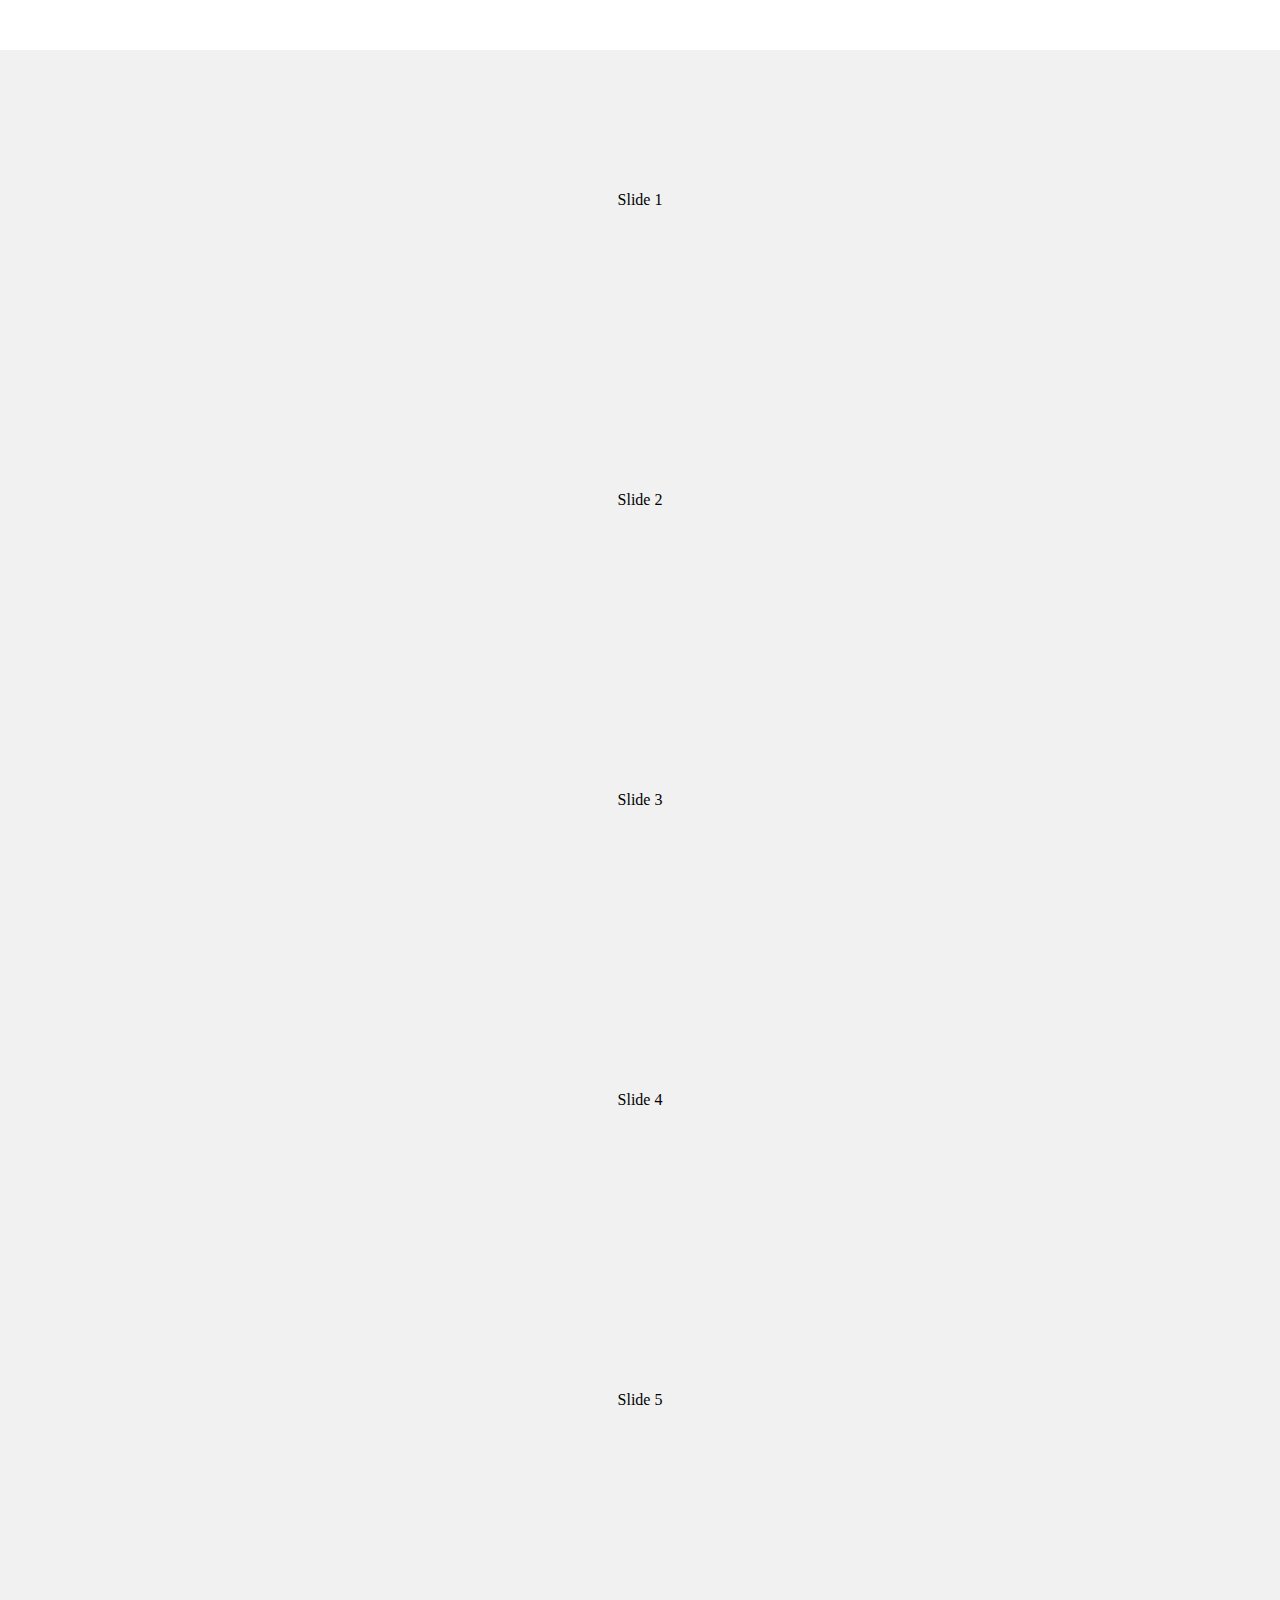
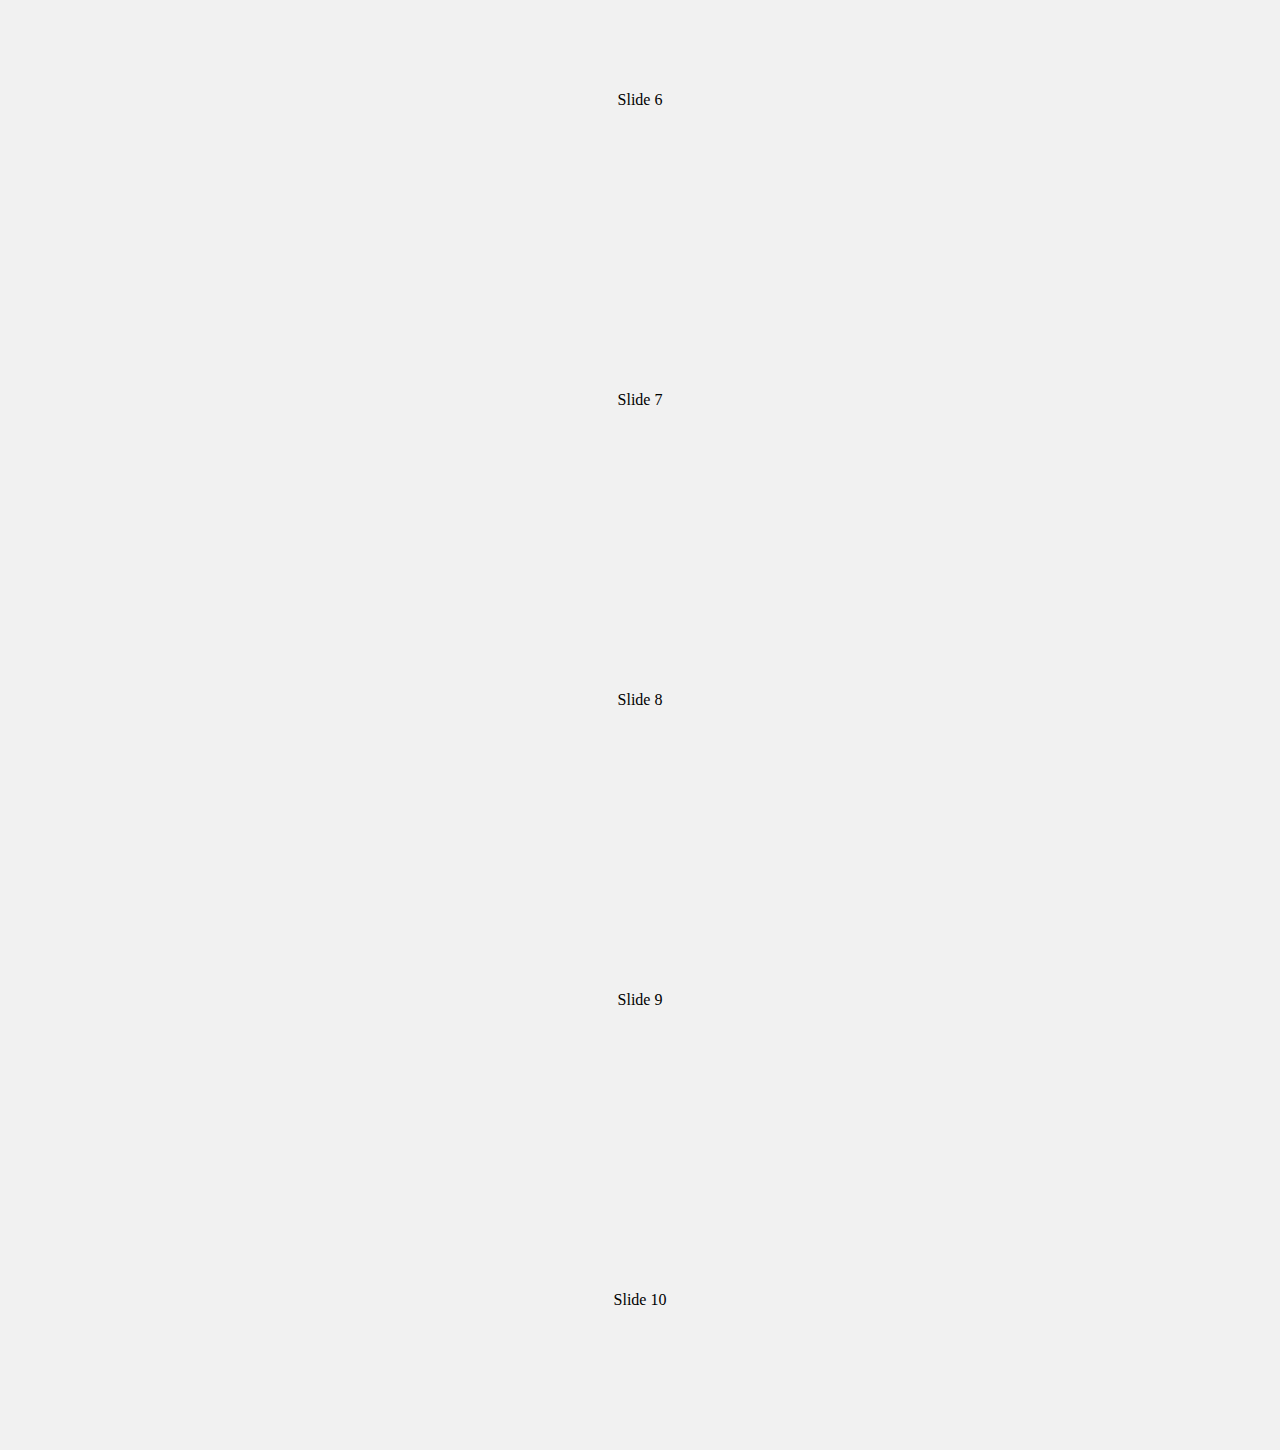
<file: swiper-master/swiper-master/playground/core/index.html>
<!DOCTYPE html>
<html lang="en">

<head>
  <meta charset="UTF-8" />
  <title>Swiper Playground</title>
  <meta name="viewport" content="width=device-width" />
</head>

<body>
  <section class="swiper">
    <div class="swiper-pagination"></div>
    <div class="swiper-scrollbar"></div>
    <div class="swiper-button-prev"></div>
    <div class="swiper-button-next"></div>
    <div class="swiper-wrapper">
      <div class="swiper-slide">Slide 1</div>
      <div class="swiper-slide">Slide 2</div>
      <div class="swiper-slide">Slide 3</div>
      <div class="swiper-slide">Slide 4</div>
      <div class="swiper-slide">Slide 5</div>
      <div class="swiper-slide">Slide 6</div>
      <div class="swiper-slide">Slide 7</div>
      <div class="swiper-slide">Slide 8</div>
      <div class="swiper-slide">Slide 9</div>
      <div class="swiper-slide">Slide 10</div>
    </div>
  </section>
  <style>
    body,
    html {
      padding: 0;
      margin: 0;
      position: relative;
      height: 100%;
    }

    .swiper {
      width: 100%;
      height: 300px;
      margin: 50px auto;
    }

    .swiper-slide {
      background: #f1f1f1;
      color: #000;
      text-align: center;
      line-height: 300px;
    }
  </style>
  <script type="module">
    // eslint-disable-next-line
    import 'swiper/swiper-bundle.css';

    // eslint-disable-next-line
    import Swiper from 'swiper/swiper-bundle.mjs';

    // eslint-disable-next-line
    window.swiper = new Swiper({
      el: '.swiper',
      speed: 300,
      slidesPerView: 1,
      scrollbar: {
        el: '.swiper-scrollbar',
      },
      navigation: {
        prevEl: '.swiper-button-prev',
        nextEl: '.swiper-button-next',
      },
      pagination: {
        el: '.swiper-pagination',
      },
    });
  </script>
</body>

</html>
</file>
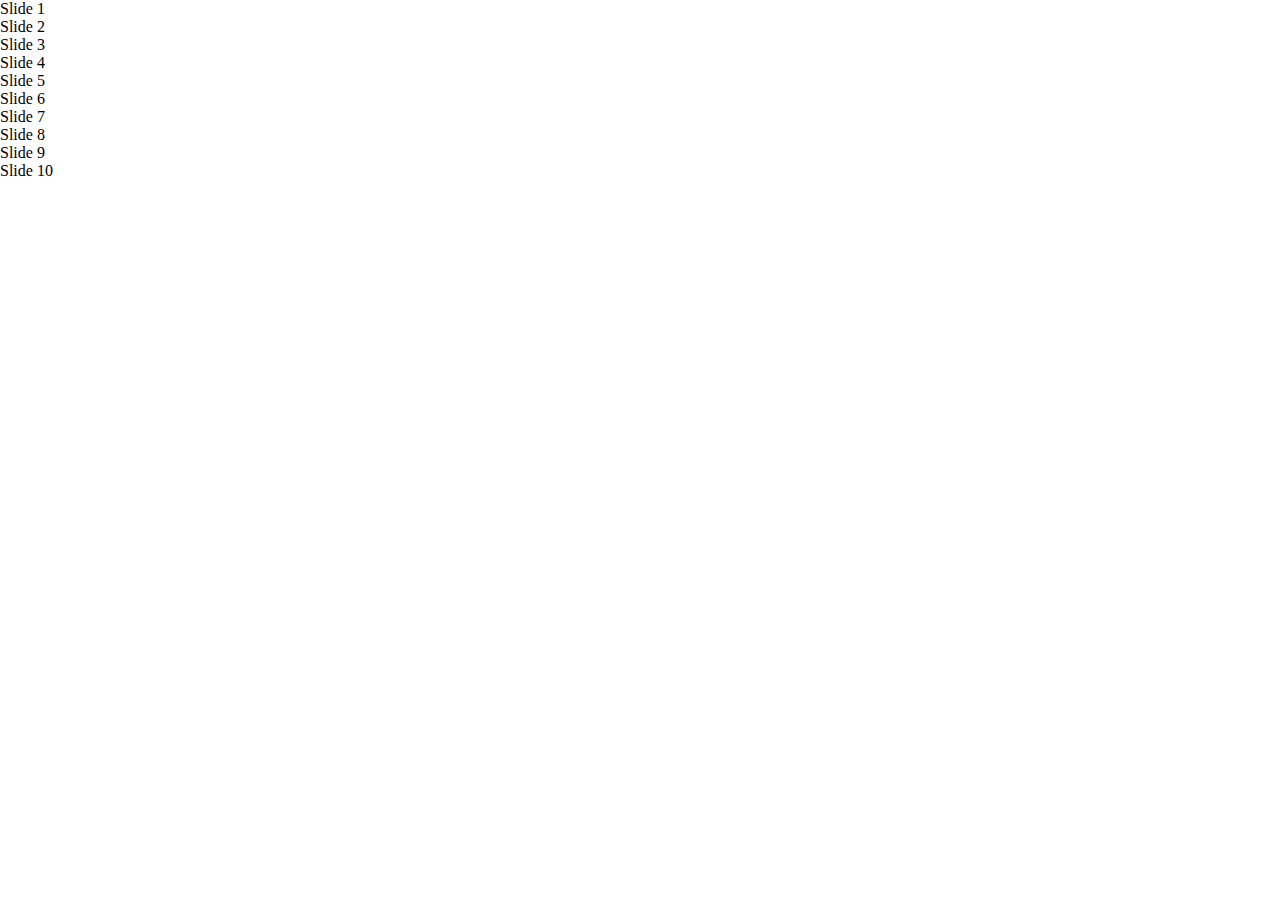
<file: swiper-master/swiper-master/playground/element/index.html>
<!DOCTYPE html>
<html lang="en">

<head>
  <meta charset="UTF-8" />
  <title>Swiper Playground</title>
  <meta name="viewport" content="width=device-width" />
</head>

<body>
  <swiper-container effect="cube">
    <div slot="slide-0">Slide 1</div>
    <div slot="slide-1">Slide 2</div>
    <div slot="slide-2">Slide 3</div>
    <div slot="slide-3">Slide 4</div>
    <div slot="slide-4">Slide 5</div>
    <div slot="slide-5">Slide 6</div>
    <div slot="slide-6">Slide 7</div>
    <div slot="slide-7">Slide 8</div>
    <div slot="slide-8">Slide 9</div>
    <div slot="slide-9">Slide 10</div>
  </swiper-container>
  <style>
    body,
    html {
      padding: 0;
      margin: 0;
      position: relative;
      height: 100%;
    }

    swiper-container {
      width: 100%;
      height: 300px;
      margin: 50px auto;
    }

    swiper-container::part(slide) {
      background: #f1f1f1;
      color: #000;
      text-align: center;
      line-height: 300px;
    }
  </style>
  <script type="module">
    import { register } from 'swiper/element/bundle';
    register();

    // document.querySelector('swiper-container').initialize();
  </script>
</body>

</html>
</file>
